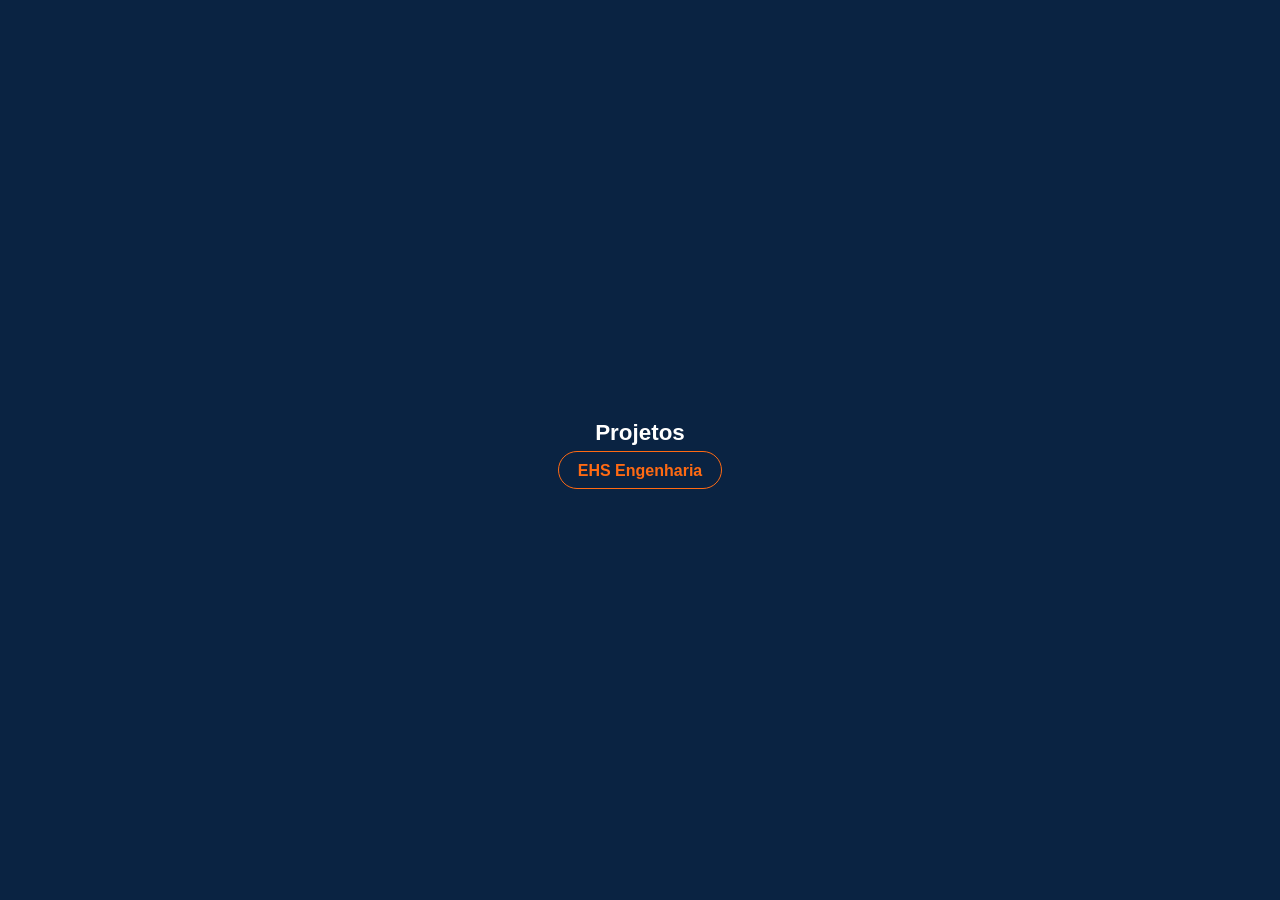
<file: index.html>
<!DOCTYPE html>
<html lang="pt-BR">
<head>
<meta charset="UTF-8">
<meta name="viewport" content="width=device-width, initial-scale=1.0">
<title>Projetos | WPlanet</title>
<style>
  body{font-family:-apple-system,Segoe UI,Roboto,sans-serif;background:#0A2342;color:#fff;display:flex;align-items:center;justify-content:center;min-height:100vh;margin:0;}
  .box{text-align:center;padding:2rem;}
  h1{font-size:1.4rem;font-weight:600;margin-bottom:1rem;}
  ul{list-style:none;padding:0;display:flex;gap:1rem;flex-wrap:wrap;justify-content:center;}
  a{color:#FF6A13;text-decoration:none;font-weight:600;padding:.6em 1.2em;border:1px solid #FF6A13;border-radius:999px;}
  a:hover{background:#FF6A13;color:#fff;}
</style>
</head>
<body>
  <div class="box">
    <h1>Projetos</h1>
    <ul>
      <li><a href="/ehs-engenharia/">EHS Engenharia</a></li>
    </ul>
  </div>
</body>
</html>
</file>
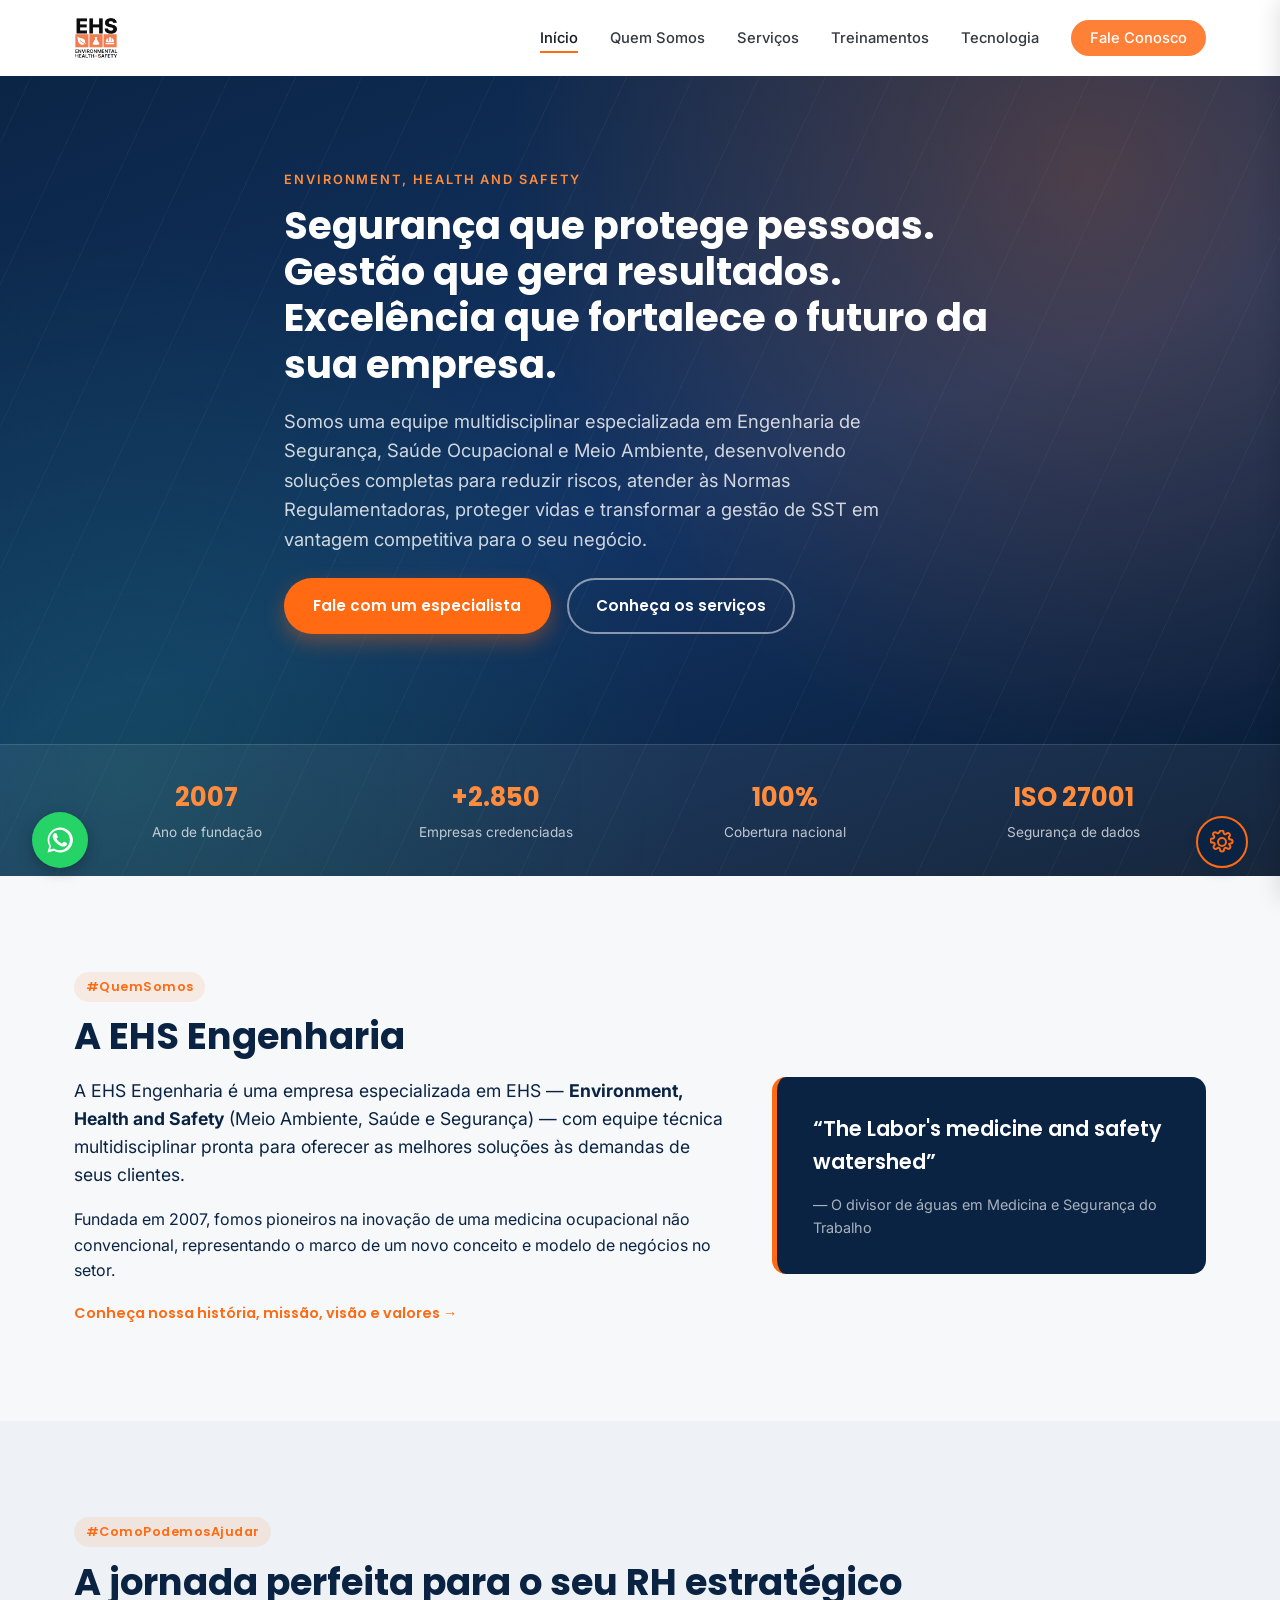
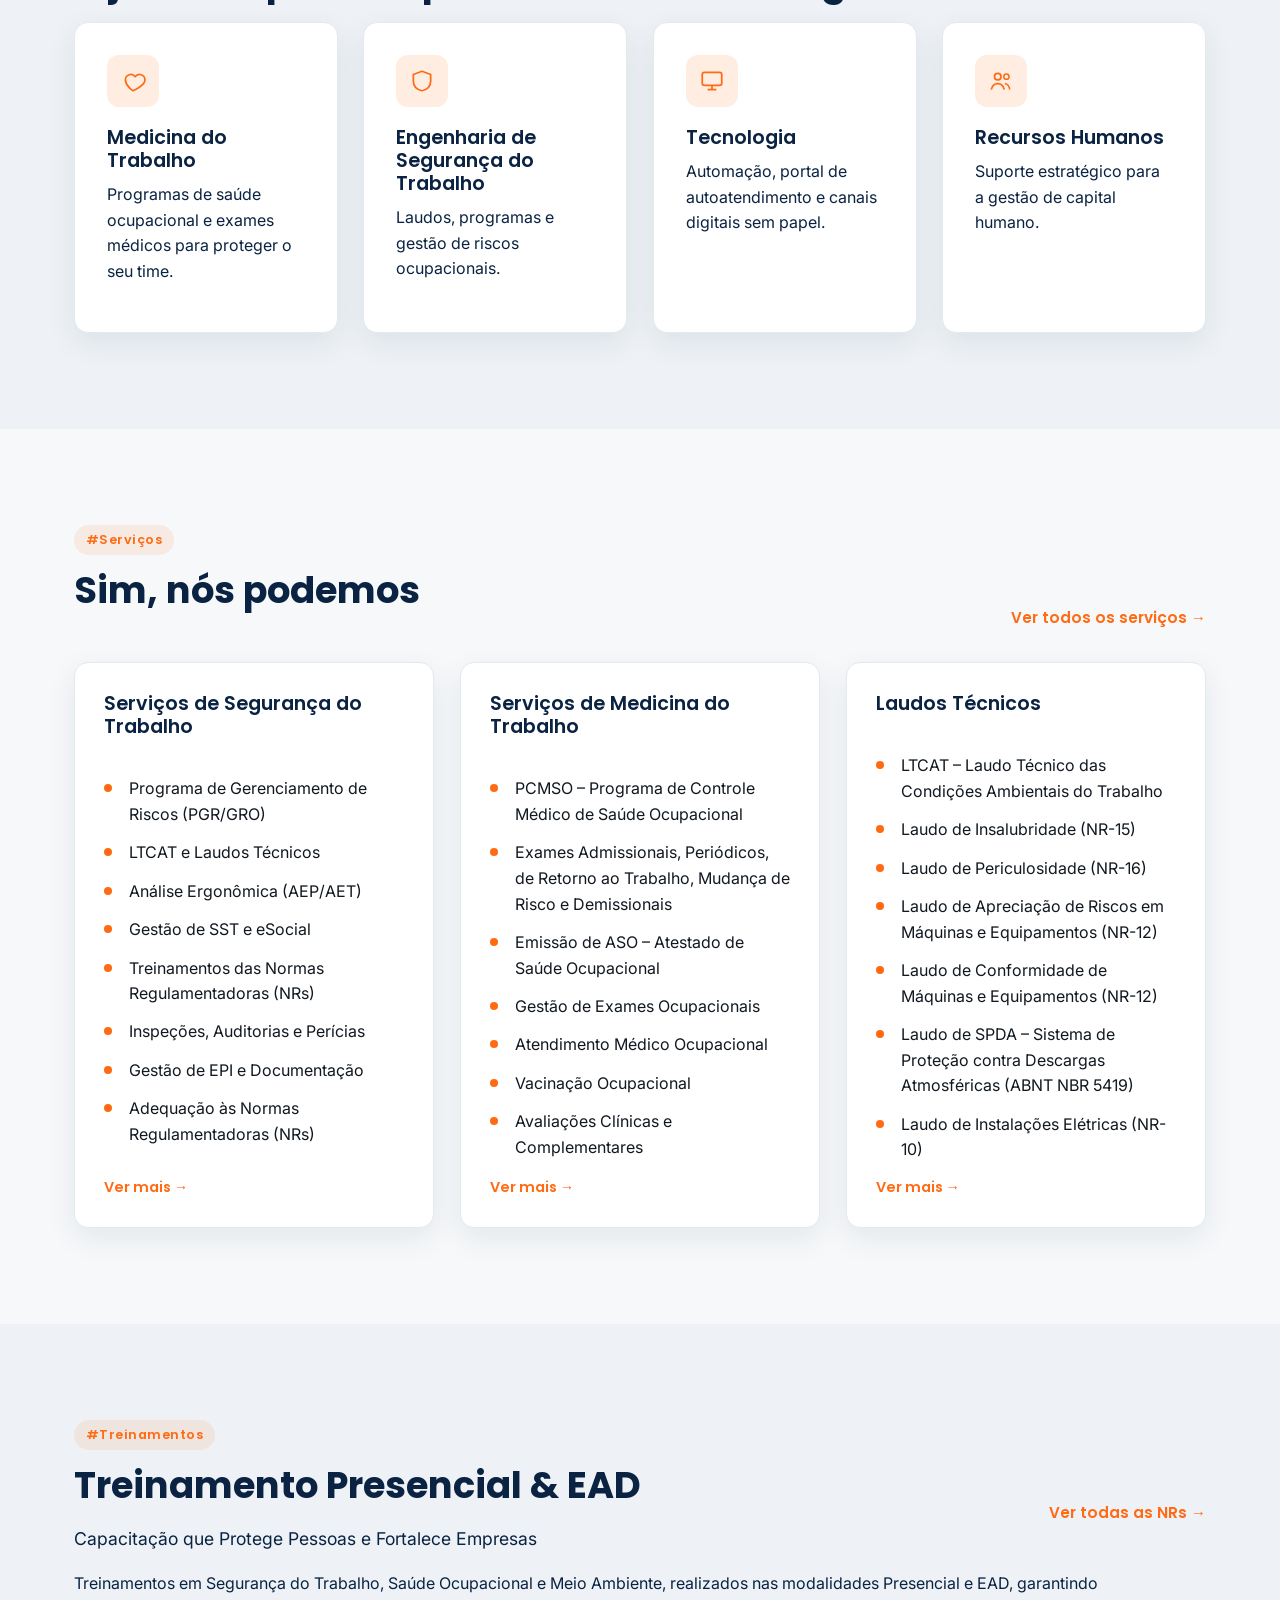
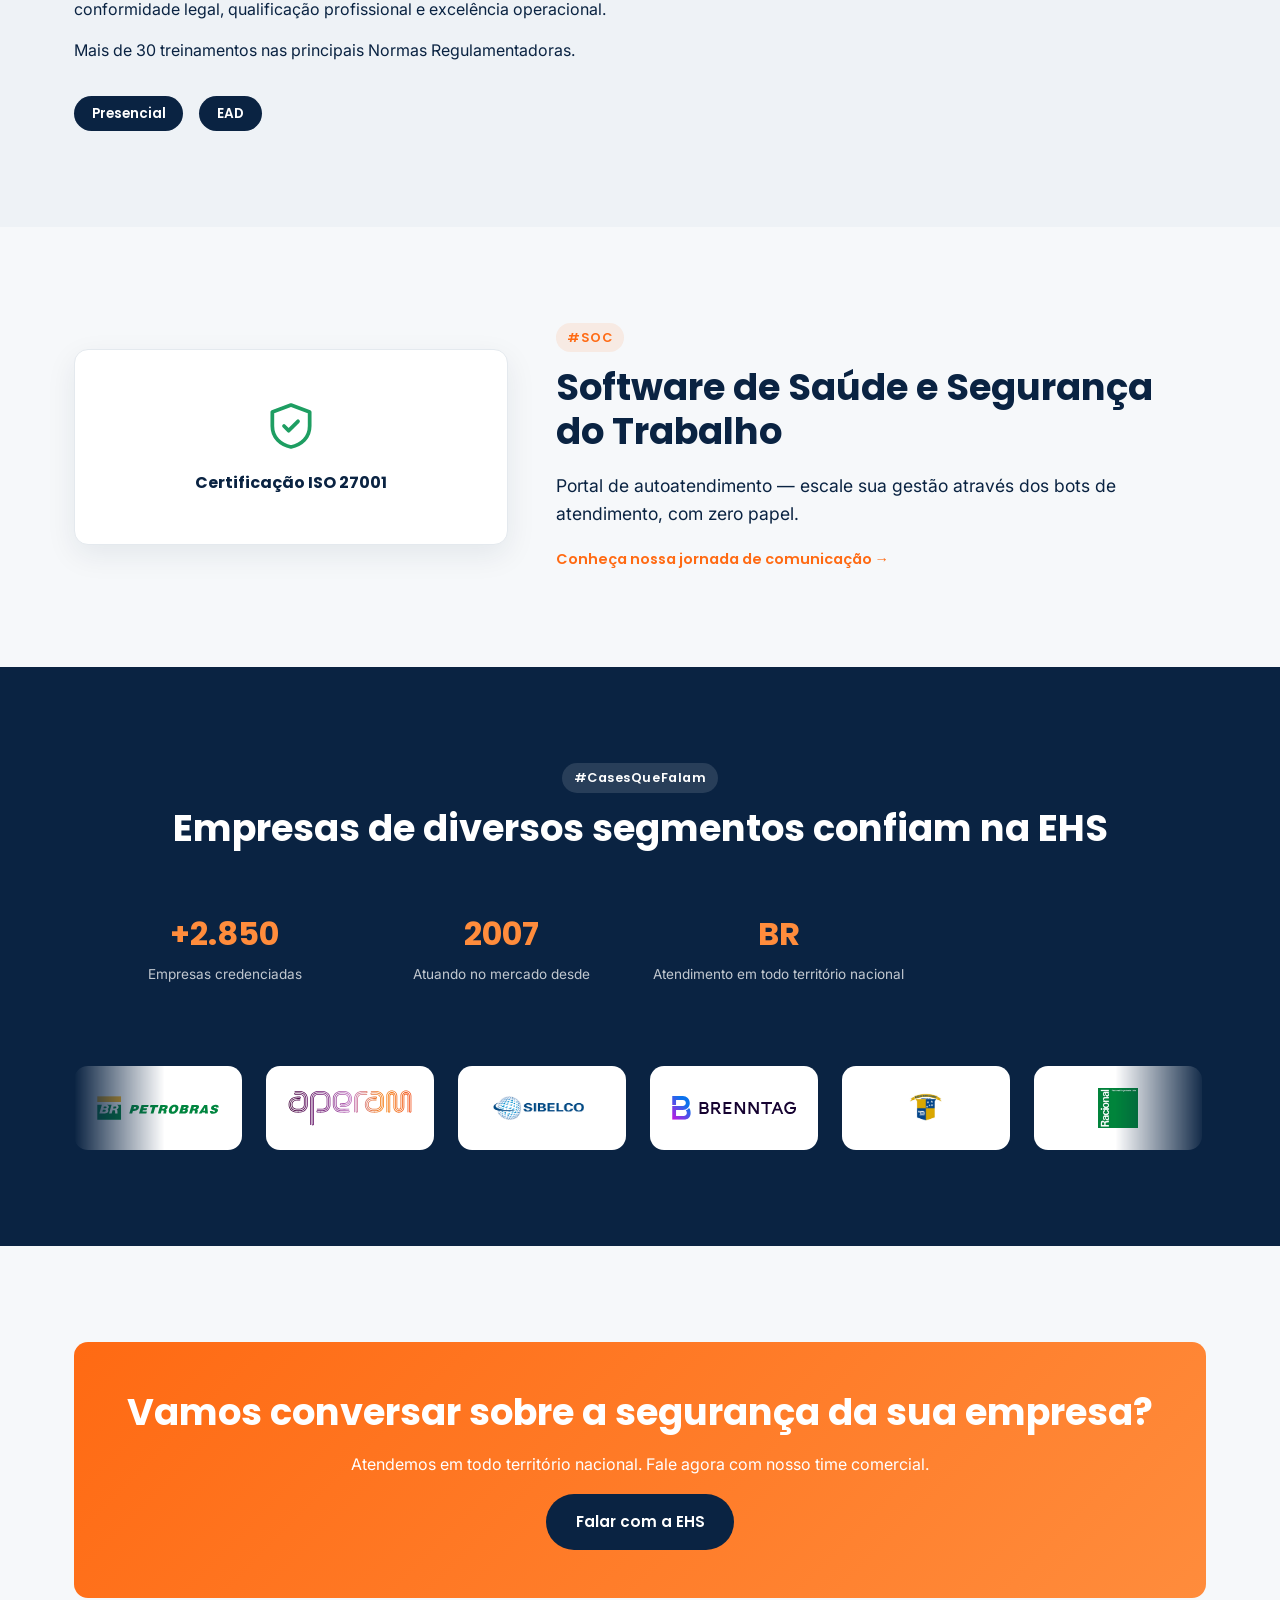
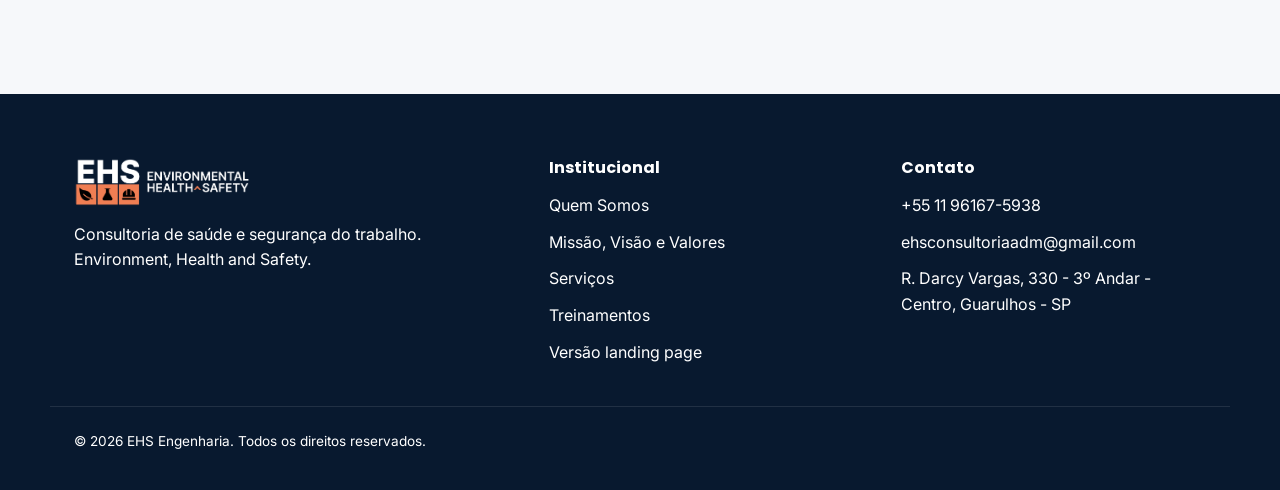
<file: ehs-engenharia/index.html>
<!DOCTYPE html>
<html lang="pt-BR">

<head>
  <meta charset="UTF-8">
  <meta name="viewport" content="width=device-width, initial-scale=1.0">
  <title>EHS Engenharia | Saúde, Segurança e Meio Ambiente do Trabalho</title>
  <meta name="description"
    content="EHS Engenharia — consultoria em Environment, Health and Safety. Medicina do Trabalho, Engenharia de Segurança, eSocial, Laudos Técnicos e Treinamentos NR em todo território nacional.">
  <link rel="preconnect" href="https://fonts.googleapis.com">
  <link rel="preconnect" href="https://fonts.gstatic.com" crossorigin>
  <link
    href="https://fonts.googleapis.com/css2?family=Poppins:wght@500;600;700;800&family=Inter:wght@400;500;600;700&display=swap"
    rel="stylesheet">
  <link rel="stylesheet" href="css/style.css">
</head>

<body>

  <!-- ===== HEADER ===== -->
  <header class="site-header" id="siteHeader">
    <div class="container header-inner">
      <a href="index.html" class="logo">
        <img src="media/logos/logo-dark-v.png" alt="EHS Engenharia" class="logo-img">
      </a>

      <nav class="main-nav" id="mainNav">
        <ul>
          <li><a href="index.html" class="active">Início</a></li>
          <li><a href="sobre.html">Quem Somos</a></li>
          <li><a href="servicos.html">Serviços</a></li>
          <li><a href="treinamentos.html">Treinamentos</a></li>
          <li><a href="tecnologia.html">Tecnologia</a></li>
          <li><a href="contato.html" class="nav-cta">Fale Conosco</a></li>
        </ul>
      </nav>

      <button class="nav-toggle" id="navToggle" aria-label="Abrir menu" aria-expanded="false">
        <span></span><span></span><span></span>
      </button>
    </div>
  </header>

  <main id="topo">

    <!-- ===== HERO ===== -->
    <section class="hero">
      <div class="hero-media" aria-hidden="true">
        <!-- <img class="hero-media-item is-active" src="media/image.png" alt=""> -->
        <!-- <video class="hero-media-item" muted loop playsinline preload="auto">
          <source src="media/video.mp4" type="video/mp4">
        </video> -->
        <video class="hero-media-item" muted loop playsinline preload="auto">
          <source src="media/video2.mp4" type="video/mp4">
        </video>
        <video class="hero-media-item" muted loop playsinline preload="auto">
          <source src="media/video3.mp4" type="video/mp4">
        </video>
      </div>
      <div class="hero-bg" aria-hidden="true"></div>
      <div class="container hero-inner">
        <p class="eyebrow">Environment, Health and Safety</p>
        <h1>Segurança que protege pessoas. Gestão que gera resultados. Excelência que fortalece o futuro da sua
          empresa.</h1>
        <p class="hero-sub">Somos uma equipe multidisciplinar especializada em Engenharia de Segurança, Saúde
          Ocupacional e Meio Ambiente, desenvolvendo soluções completas para reduzir riscos, atender às Normas
          Regulamentadoras, proteger vidas e transformar a gestão de SST em vantagem competitiva para o seu negócio.</p>
        <div class="hero-actions">
          <a href="contato.html" class="btn btn-primary">Fale com um especialista</a>
          <a href="servicos.html" class="btn btn-ghost">Conheça os serviços</a>
        </div>
      </div>

      <div class="hero-stats">
        <div class="container stats-grid">
          <div class="stat"><span class="stat-number">2007</span><span class="stat-label">Ano de fundação</span></div>
          <div class="stat"><span class="stat-number">+2.850</span><span class="stat-label">Empresas credenciadas</span>
          </div>
          <div class="stat"><span class="stat-number">100%</span><span class="stat-label">Cobertura nacional</span>
          </div>
          <div class="stat"><span class="stat-number">ISO 27001</span><span class="stat-label">Segurança de dados</span>
          </div>
        </div>
      </div>
    </section>

    <!-- ===== QUEM SOMOS (teaser) ===== -->
    <section class="section" id="quem-somos">
      <div class="container">
        <span class="tag">#QuemSomos</span>
        <h2>A EHS Engenharia</h2>
        <div class="two-col">
          <div>
            <p class="lead">A EHS Engenharia é uma empresa especializada em EHS — <strong>Environment, Health and
                Safety</strong> (Meio Ambiente, Saúde e Segurança) — com equipe técnica multidisciplinar pronta para
              oferecer as melhores soluções às demandas de seus clientes.</p>
            <p>Fundada em 2007, fomos pioneiros na inovação de uma medicina ocupacional não convencional, representando
              o marco de um novo conceito e modelo de negócios no setor.</p>
            <a href="sobre.html" class="teaser-link">Conheça nossa história, missão, visão e valores</a>
          </div>
          <blockquote class="pull-quote">
            “The Labor's medicine and safety watershed”
            <span>— O divisor de águas em Medicina e Segurança do Trabalho</span>
          </blockquote>
        </div>
      </div>
    </section>

    <!-- ===== COMO PODEMOS AJUDAR (4 PILARES) ===== -->
    <section class="section section-alt">
      <div class="container">
        <span class="tag">#ComoPodemosAjudar</span>
        <h2>A jornada perfeita para o seu RH estratégico</h2>
        <div class="card-grid four">
          <div class="card pillar">
            <div class="card-icon orange">
              <svg viewBox="0 0 24 24" fill="none">
                <path d="M12 21s-7-4.5-7-10a5 5 0 0 1 9-3 5 5 0 0 1 9 3c0 5.5-11 10-11 10Z" stroke="currentColor"
                  stroke-width="1.6" stroke-linejoin="round" />
              </svg>
            </div>
            <h3>Medicina do Trabalho</h3>
            <p>Programas de saúde ocupacional e exames médicos para proteger o seu time.</p>
          </div>
          <div class="card pillar">
            <div class="card-icon orange">
              <svg viewBox="0 0 24 24" fill="none">
                <path d="M12 3 4 6v6c0 5 3.5 8 8 9 4.5-1 8-4 8-9V6l-8-3Z" stroke="currentColor" stroke-width="1.6"
                  stroke-linejoin="round" />
              </svg>
            </div>
            <h3>Engenharia de Segurança do Trabalho</h3>
            <p>Laudos, programas e gestão de riscos ocupacionais.</p>
          </div>
          <div class="card pillar">
            <div class="card-icon orange">
              <svg viewBox="0 0 24 24" fill="none">
                <rect x="3" y="4" width="18" height="12" rx="2" stroke="currentColor" stroke-width="1.6" />
                <path d="M8 20h8M12 16v4" stroke="currentColor" stroke-width="1.6" />
              </svg>
            </div>
            <h3>Tecnologia</h3>
            <p>Automação, portal de autoatendimento e canais digitais sem papel.</p>
          </div>
          <div class="card pillar">
            <div class="card-icon orange">
              <svg viewBox="0 0 24 24" fill="none">
                <circle cx="9" cy="8" r="3" stroke="currentColor" stroke-width="1.6" />
                <path d="M3 20c.8-3.5 3-5.5 6-5.5s5.2 2 6 5.5" stroke="currentColor" stroke-width="1.6" />
                <circle cx="17" cy="8" r="2.4" stroke="currentColor" stroke-width="1.4" />
                <path d="M15.5 14.3c2.4.3 4 2 4.6 5.7" stroke="currentColor" stroke-width="1.4" />
              </svg>
            </div>
            <h3>Recursos Humanos</h3>
            <p>Suporte estratégico para a gestão de capital humano.</p>
          </div>
        </div>
      </div>
    </section>

    <!-- ===== SERVIÇOS (teaser) ===== -->
    <section class="section" id="servicos">
      <div class="container">
        <div class="section-head">
          <div>
            <span class="tag">#Serviços</span>
            <h2>Sim, nós podemos</h2>
          </div>
          <a href="servicos.html" class="see-all">Ver todos os serviços →</a>
        </div>
        <div class="teaser-grid">
          <div class="teaser-card">
            <h3>Serviços de Segurança do Trabalho</h3>
            <ul class="check-list">
              <li>Programa de Gerenciamento de Riscos (PGR/GRO)</li>
              <li>LTCAT e Laudos Técnicos</li>
              <li>Análise Ergonômica (AEP/AET)</li>
              <li>Gestão de SST e eSocial</li>
              <li>Treinamentos das Normas Regulamentadoras (NRs)</li>
              <li>Inspeções, Auditorias e Perícias</li>
              <li>Gestão de EPI e Documentação</li>
              <li>Adequação às Normas Regulamentadoras (NRs)</li>
            </ul>
            <a href="servicos.html" class="teaser-link">Ver mais</a>
          </div>
          <div class="teaser-card">
            <h3>Serviços de Medicina do Trabalho</h3>
            <ul class="check-list">
              <li>PCMSO – Programa de Controle Médico de Saúde Ocupacional</li>
              <li>Exames Admissionais, Periódicos, de Retorno ao Trabalho, Mudança de Risco e Demissionais</li>
              <li>Emissão de ASO – Atestado de Saúde Ocupacional</li>
              <li>Gestão de Exames Ocupacionais</li>
              <li>Atendimento Médico Ocupacional</li>
              <li>Vacinação Ocupacional</li>
              <li>Avaliações Clínicas e Complementares</li>
            </ul>
            <a href="servicos.html" class="teaser-link">Ver mais</a>
          </div>
          <div class="teaser-card">
            <h3>Laudos Técnicos</h3>
            <ul class="check-list">
              <li>LTCAT – Laudo Técnico das Condições Ambientais do Trabalho</li>
              <li>Laudo de Insalubridade (NR-15)</li>
              <li>Laudo de Periculosidade (NR-16)</li>
              <li>Laudo de Apreciação de Riscos em Máquinas e Equipamentos (NR-12)</li>
              <li>Laudo de Conformidade de Máquinas e Equipamentos (NR-12)</li>
              <li>Laudo de SPDA – Sistema de Proteção contra Descargas Atmosféricas (ABNT NBR 5419)</li>
              <li>Laudo de Instalações Elétricas (NR-10)</li>
            </ul>
            <a href="servicos.html" class="teaser-link">Ver mais</a>
          </div>
        </div>
      </div>
    </section>

    <!-- ===== TREINAMENTOS (teaser) ===== -->
    <section class="section section-alt" id="treinamentos">
      <div class="container">
        <div class="section-head">
          <div>
            <span class="tag">#Treinamentos</span>
            <h2>Treinamento Presencial &amp; EAD</h2>
          </div>
          <a href="treinamentos.html" class="see-all">Ver todas as NRs →</a>
        </div>
        <p class="lead">Capacitação que Protege Pessoas e Fortalece Empresas</p>
        <p>Treinamentos em Segurança do Trabalho, Saúde Ocupacional e Meio Ambiente, realizados nas modalidades
          Presencial e EAD, garantindo conformidade legal, qualificação profissional e excelência operacional.</p>
        <p>Mais de 30 treinamentos nas principais Normas Regulamentadoras.</p>
        <div class="badges">
          <span class="badge">Presencial</span>
          <span class="badge">EAD</span>
        </div>
      </div>
    </section>

    <!-- ===== TECNOLOGIA (teaser) ===== -->
    <section class="section tech" id="tecnologia">
      <div class="container two-col reverse">
        <div class="tech-visual">
          <div class="tech-badge">
            <svg viewBox="0 0 24 24" fill="none">
              <path d="M12 3 4 6v6c0 5 3.5 8 8 9 4.5-1 8-4 8-9V6l-8-3Z" stroke="currentColor" stroke-width="1.6"
                stroke-linejoin="round" />
              <path d="m9 12 2 2 4-4" stroke="currentColor" stroke-width="1.6" stroke-linejoin="round"
                stroke-linecap="round" />
            </svg>
            <span>Certificação ISO 27001</span>
          </div>
        </div>
        <div>
          <span class="tag">#SOC</span>
          <h2>Software de Saúde e Segurança do Trabalho</h2>
          <p class="lead">Portal de autoatendimento — escale sua gestão através dos bots de atendimento, com zero papel.
          </p>
          <a href="tecnologia.html" class="teaser-link">Conheça nossa jornada de comunicação</a>
        </div>
      </div>
    </section>

    <!-- ===== CONFIANÇA / CASES ===== -->
    <section class="section trust">
      <div class="container">
        <span class="tag tag-light">#CasesQueFalam</span>
        <h2 class="light">Empresas de diversos segmentos confiam na EHS</h2>
        <div class="stats-grid trust-stats">
          <div class="stat"><span class="stat-number">+2.850</span><span class="stat-label">Empresas credenciadas</span>
          </div>
          <div class="stat"><span class="stat-number">2007</span><span class="stat-label">Atuando no mercado
              desde</span></div>
          <div class="stat"><span class="stat-number">BR</span><span class="stat-label">Atendimento em todo território
              nacional</span></div>
        </div>
        <div class="logo-marquee">
          <div class="logo-track">
            <div class="logo-slide"><img src="media/logos/petrobras.svg" alt="Petrobras" loading="lazy"></div>
            <div class="logo-slide"><img src="media/logos/aperam.svg" alt="Aperam" loading="lazy"></div>
            <div class="logo-slide"><img src="media/logos/sibelco.png" alt="Sibelco" loading="lazy"></div>
            <div class="logo-slide"><img src="media/logos/brenntag.svg" alt="Brenntag" loading="lazy"></div>
            <div class="logo-slide"><img src="media/logos/dante-alighieri.jpeg" alt="Colégio Dante Alighieri"
                loading="lazy"></div>
            <div class="logo-slide"><img src="media/logos/racional.jpeg" alt="Racional Engenharia" loading="lazy"></div>
            <div class="logo-slide"><img src="media/logos/axalta.svg" alt="Axalta" loading="lazy"></div>
            <div class="logo-slide"><img src="media/logos/lear.svg" alt="Lear Corporation" loading="lazy"></div>
            <div class="logo-slide"><img src="media/logos/fbs.jpeg" alt="FBS" loading="lazy"></div>
            <div class="logo-slide" aria-hidden="true"><img src="media/logos/petrobras.svg" alt="" loading="lazy"></div>
            <div class="logo-slide" aria-hidden="true"><img src="media/logos/aperam.svg" alt="" loading="lazy"></div>
            <div class="logo-slide" aria-hidden="true"><img src="media/logos/sibelco.png" alt="" loading="lazy"></div>
            <div class="logo-slide" aria-hidden="true"><img src="media/logos/brenntag.svg" alt="" loading="lazy"></div>
            <div class="logo-slide" aria-hidden="true"><img src="media/logos/dante-alighieri.jpeg" alt=""
                loading="lazy"></div>
            <div class="logo-slide" aria-hidden="true"><img src="media/logos/racional.jpeg" alt="" loading="lazy"></div>
            <div class="logo-slide" aria-hidden="true"><img src="media/logos/axalta.svg" alt="" loading="lazy"></div>
            <div class="logo-slide" aria-hidden="true"><img src="media/logos/lear.svg" alt="" loading="lazy"></div>
            <div class="logo-slide" aria-hidden="true"><img src="media/logos/fbs.jpeg" alt="" loading="lazy"></div>
          </div>
        </div>
      </div>
    </section>

    <!-- ===== CTA ===== -->
    <section class="section">
      <div class="container">
        <div class="cta-banner">
          <h2>Vamos conversar sobre a segurança da sua empresa?</h2>
          <p>Atendemos em todo território nacional. Fale agora com nosso time comercial.</p>
          <a href="contato.html" class="btn btn-primary">Falar com a EHS</a>
        </div>
      </div>
    </section>

  </main>

  <!-- ===== FOOTER ===== -->
  <footer class="site-footer">
    <div class="container footer-grid">
      <div>
        <a href="index.html" class="logo footer-logo">
          <img src="media/logos/logo-light-v.png" alt="EHS Engenharia" class="logo-img">
        </a>
        <p>Consultoria de saúde e segurança do trabalho. Environment, Health and Safety.</p>
      </div>
      <div>
        <h4>Institucional</h4>
        <ul>
          <li><a href="sobre.html">Quem Somos</a></li>
          <li><a href="sobre.html#missao">Missão, Visão e Valores</a></li>
          <li><a href="servicos.html">Serviços</a></li>
          <li><a href="treinamentos.html">Treinamentos</a></li>
          <li><a href="landingpage.html">Versão landing page</a></li>
        </ul>
      </div>
      <div>
        <h4>Contato</h4>
        <ul>
          <li><a href="https://wa.me/5511961675938" target="_blank" rel="noopener">+55 11 96167-5938</a></li>
          <li><a href="mailto:ehsconsultoriaadm@gmail.com">ehsconsultoriaadm@gmail.com</a></li>
          <li>R. Darcy Vargas, 330 - 3º Andar - Centro, Guarulhos - SP</li>
        </ul>
      </div>
    </div>
    <div class="container footer-bottom">
      <p>&copy; <span id="year"></span> EHS Engenharia. Todos os direitos reservados.</p>
    </div>
  </footer>

  <!-- ===== THEME CUSTOMIZER (DEV ONLY) ===== -->
  <a href="https://wa.me/5511961675938" target="_blank" rel="noopener" class="whatsapp-float"
    aria-label="Fale no WhatsApp">
    <svg viewBox="0 0 24 24" fill="currentColor">
      <path
        d="M17.5 14.4c-.3-.1-1.7-.9-2-1-.3-.1-.5-.1-.7.1-.2.3-.8 1-.9 1.1-.2.2-.3.2-.6.1-.3-.1-1.2-.5-2.3-1.5-.9-.8-1.4-1.7-1.6-2-.2-.3 0-.5.1-.6.1-.1.3-.3.4-.5.1-.1.2-.3.3-.4.1-.2 0-.3 0-.5 0-.1-.7-1.7-1-2.3-.2-.6-.5-.5-.7-.5h-.6c-.2 0-.5.1-.8.4-.3.3-1 1-1 2.4s1 2.8 1.2 3c.1.2 2 3 4.8 4.3.7.3 1.2.5 1.6.6.7.2 1.3.2 1.8.1.5-.1 1.7-.7 1.9-1.4.2-.6.2-1.2.2-1.3-.1-.1-.3-.2-.6-.3Z" />
      <path
        d="M12 2a10 10 0 0 0-8.6 15L2 22l5.2-1.4A10 10 0 1 0 12 2Zm0 18.2c-1.6 0-3.2-.4-4.5-1.2l-.3-.2-3.1.8.8-3-.2-.3a8.2 8.2 0 1 1 7.3 3.9Z" />
    </svg>
  </a>

  <button class="theme-toggle" id="themeToggle" aria-label="Customizar tema">
    <svg viewBox="0 0 24 24" fill="none" stroke="currentColor" stroke-width="2">
      <path d="M12 8a4 4 0 1 0 0 8 4 4 0 0 0 0-8Z" />
      <path
        d="M19.4 13.5a1.7 1.7 0 0 0 .34 1.87l.06.06a2 2 0 1 1-2.83 2.83l-.06-.06a1.7 1.7 0 0 0-1.87-.34 1.7 1.7 0 0 0-1.04 1.56V19.6a2 2 0 1 1-4 0v-.09a1.7 1.7 0 0 0-1.04-1.56 1.7 1.7 0 0 0-1.87.34l-.06.06a2 2 0 1 1-2.83-2.83l.06-.06a1.7 1.7 0 0 0 .34-1.87 1.7 1.7 0 0 0-1.56-1.04H2.4a2 2 0 1 1 0-4h.09a1.7 1.7 0 0 0 1.56-1.04 1.7 1.7 0 0 0-.34-1.87l-.06-.06a2 2 0 1 1 2.83-2.83l.06.06a1.7 1.7 0 0 0 1.87.34H8.5a1.7 1.7 0 0 0 1.04-1.56V2.4a2 2 0 1 1 4 0v.09a1.7 1.7 0 0 0 1.04 1.56 1.7 1.7 0 0 0 1.87-.34l.06-.06a2 2 0 1 1 2.83 2.83l-.06.06a1.7 1.7 0 0 0-.34 1.87V8.5a1.7 1.7 0 0 0 1.56 1.04h.09a2 2 0 1 1 0 4h-.09a1.7 1.7 0 0 0-1.56 1.04Z" />
    </svg>
  </button>

  <div class="theme-panel" id="themePanel">
    <div class="theme-panel-header">
      <h3>Tema</h3>
      <button class="theme-panel-close" id="themePanelClose">&times;</button>
    </div>
    <div class="theme-panel-content">
      <div class="theme-group">
        <h4>Logo</h4>
        <div class="logo-picker">
          <button type="button" class="logo-option swatch-dark" data-logo="media/logos/logo-light-v.png"><img
              src="media/logos/logo-light-v.png" alt="Claro vertical"></button>
          <button type="button" class="logo-option swatch-dark" data-logo="media/logos/logo-light-h.png"><img
              src="media/logos/logo-light-h.png" alt="Claro horizontal"></button>
          <button type="button" class="logo-option swatch-light" data-logo="media/logos/logo-dark-v.png"><img
              src="media/logos/logo-dark-v.png" alt="Escuro vertical"></button>
          <button type="button" class="logo-option swatch-light" data-logo="media/logos/logo-dark-h.png"><img
              src="media/logos/logo-dark-h.png" alt="Escuro horizontal"></button>
        </div>
      </div>
      <div class="theme-group">
        <h4>1. Header</h4>
        <div class="control-row">
          <div class="control-group">
            <label for="colorHeaderBg">Bg</label>
            <input type="color" id="colorHeaderBg" class="color-input" value="#0A2342" data-var="--header-bg">
          </div>
          <div class="control-group">
            <label for="colorHeaderText">Cor texto</label>
            <input type="color" id="colorHeaderText" class="color-input" value="#FFFFFF" data-var="--header-text">
          </div>
        </div>
      </div>
      <div class="theme-group">
        <h4>2. Hero</h4>
        <div class="control-row">
          <div class="control-group">
            <label for="colorHeroBg">Bg</label>
            <input type="color" id="colorHeroBg" class="color-input" value="#0A2342" data-var="--hero-bg">
          </div>
          <div class="control-group">
            <label for="colorHeroText">Cor texto</label>
            <input type="color" id="colorHeroText" class="color-input" value="#FFFFFF" data-var="--hero-text">
          </div>
        </div>
      </div>
      <div class="theme-group">
        <h4>3. Seções A</h4>
        <div class="control-row">
          <div class="control-group">
            <label for="colorBg">Bg</label>
            <input type="color" id="colorBg" class="color-input" value="#F6F8FA" data-var="--bg">
          </div>
          <div class="control-group">
            <label for="colorSectionAText">Cor texto</label>
            <input type="color" id="colorSectionAText" class="color-input" value="#0A2342" data-var="--section-a-text">
          </div>
        </div>
      </div>
      <div class="theme-group">
        <h4>4. Seções B</h4>
        <div class="control-row">
          <div class="control-group">
            <label for="colorSectionAlt">Bg</label>
            <input type="color" id="colorSectionAlt" class="color-input" value="#EEF2F6" data-var="--section-alt-bg">
          </div>
          <div class="control-group">
            <label for="colorSectionBText">Cor texto</label>
            <input type="color" id="colorSectionBText" class="color-input" value="#0A2342" data-var="--section-b-text">
          </div>
        </div>
      </div>
      <div class="theme-group">
        <h4>5. Faixa "Empresas confiam"</h4>
        <div class="control-row">
          <div class="control-group">
            <label for="colorTrustBg">Bg</label>
            <input type="color" id="colorTrustBg" class="color-input" value="#0A2342" data-var="--trust-bg">
          </div>
          <div class="control-group">
            <label for="colorTrustText">Cor texto</label>
            <input type="color" id="colorTrustText" class="color-input" value="#FFFFFF" data-var="--trust-text">
          </div>
        </div>
      </div>
      <div class="theme-group">
        <h4>6. Rodapé</h4>
        <div class="control-row">
          <div class="control-group">
            <label for="colorFooterBg">Bg</label>
            <input type="color" id="colorFooterBg" class="color-input" value="#08192f" data-var="--footer-bg">
          </div>
          <div class="control-group">
            <label for="colorFooterText">Cor texto</label>
            <input type="color" id="colorFooterText" class="color-input" value="#FFFFFF" data-var="--footer-text">
          </div>
        </div>
      </div>
      <div class="theme-group">
        <h4>Cores de destaque</h4>
        <div class="control-row">
          <div class="control-group">
            <label for="colorNavy">Navy</label>
            <input type="color" id="colorNavy" class="color-input" value="#0A2342" data-var="--navy">
          </div>
          <div class="control-group">
            <label for="colorOrange">Orange</label>
            <input type="color" id="colorOrange" class="color-input" value="#FF6A13" data-var="--orange">
          </div>
          <div class="control-group">
            <label for="colorGreen">Green</label>
            <input type="color" id="colorGreen" class="color-input" value="#1E9E62" data-var="--green">
          </div>
          <div class="control-group">
            <label for="colorText">Texto padrão</label>
            <input type="color" id="colorText" class="color-input" value="#101820" data-var="--text">
          </div>
        </div>
      </div>
      <button id="resetTheme" class="reset-btn">Resetar Tema</button>
    </div>
  </div>

  <script src="js/script.js"></script>
  <script src="js/theme-customizer.js"></script>
</body>

</html>
</file>
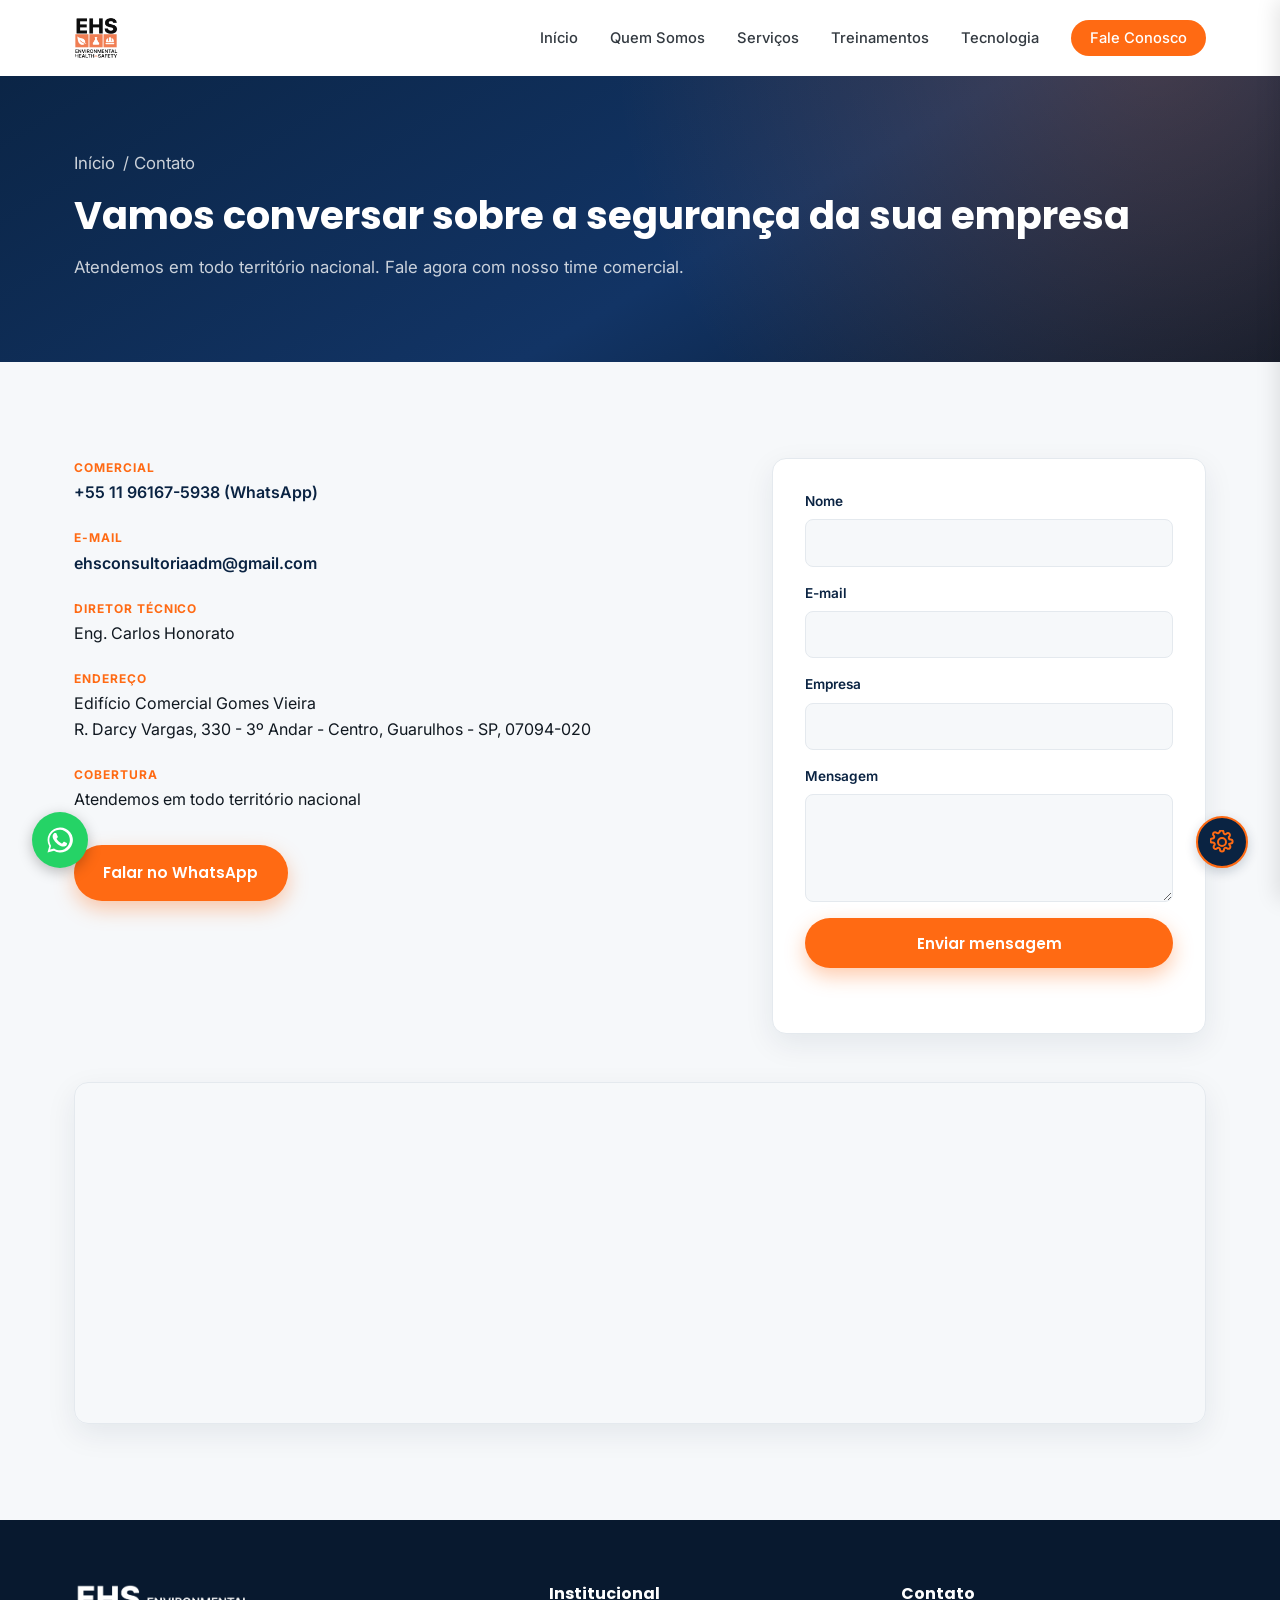
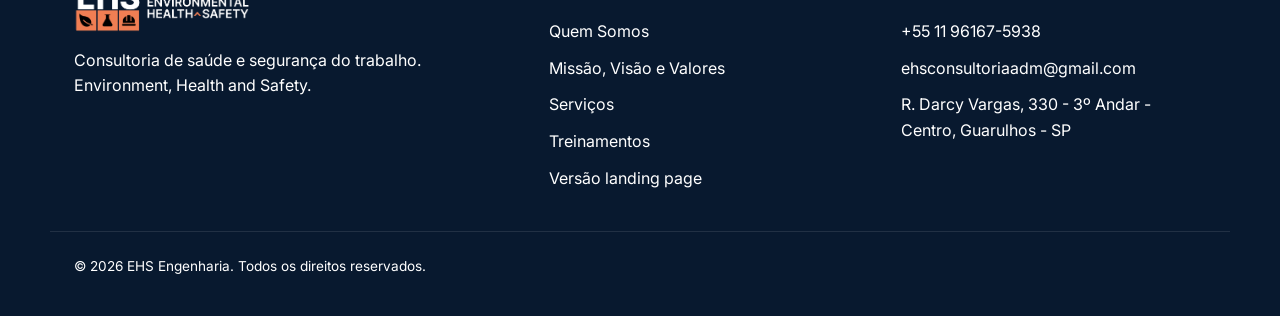
<file: ehs-engenharia/contato.html>
<!DOCTYPE html>
<html lang="pt-BR">
<head>
<meta charset="UTF-8">
<meta name="viewport" content="width=device-width, initial-scale=1.0">
<title>Contato | EHS Engenharia</title>
<meta name="description" content="Fale com a EHS Engenharia. WhatsApp, e-mail e endereço em Guarulhos - SP. Atendemos em todo território nacional.">
<link rel="preconnect" href="https://fonts.googleapis.com">
<link rel="preconnect" href="https://fonts.gstatic.com" crossorigin>
<link href="https://fonts.googleapis.com/css2?family=Poppins:wght@500;600;700;800&family=Inter:wght@400;500;600;700&display=swap" rel="stylesheet">
<link rel="stylesheet" href="css/style.css">
</head>
<body>

<header class="site-header" id="siteHeader">
  <div class="container header-inner">
    <a href="index.html" class="logo">
      <img src="media/logos/logo-dark-v.png" alt="EHS Engenharia" class="logo-img">
    </a>
    <nav class="main-nav" id="mainNav">
      <ul>
        <li><a href="index.html">Início</a></li>
        <li><a href="sobre.html">Quem Somos</a></li>
        <li><a href="servicos.html">Serviços</a></li>
        <li><a href="treinamentos.html">Treinamentos</a></li>
        <li><a href="tecnologia.html">Tecnologia</a></li>
        <li><a href="contato.html" class="nav-cta active">Fale Conosco</a></li>
      </ul>
    </nav>
    <button class="nav-toggle" id="navToggle" aria-label="Abrir menu" aria-expanded="false">
      <span></span><span></span><span></span>
    </button>
  </div>
</header>

<main>

  <section class="page-hero">
    <div class="container">
      <p class="breadcrumb"><a href="index.html">Início</a> / Contato</p>
      <h1>Vamos conversar sobre a segurança da sua empresa</h1>
      <p>Atendemos em todo território nacional. Fale agora com nosso time comercial.</p>
    </div>
  </section>

  <section class="section" id="contato">
    <div class="container">
      <div class="two-col contact-grid">
        <div class="contact-info">
          <ul class="contact-list">
            <li>
              <span class="contact-label">Comercial</span>
              <a href="https://wa.me/5511961675938" target="_blank" rel="noopener">+55 11 96167-5938 (WhatsApp)</a>
            </li>
            <li>
              <span class="contact-label">E-mail</span>
              <a href="mailto:ehsconsultoriaadm@gmail.com">ehsconsultoriaadm@gmail.com</a>
            </li>
            <li>
              <span class="contact-label">Diretor Técnico</span>
              <span>Eng. Carlos Honorato</span>
            </li>
            <li>
              <span class="contact-label">Endereço</span>
              <span>Edifício Comercial Gomes Vieira<br>R. Darcy Vargas, 330 - 3º Andar - Centro, Guarulhos - SP, 07094-020</span>
            </li>
            <li>
              <span class="contact-label">Cobertura</span>
              <span>Atendemos em todo território nacional</span>
            </li>
          </ul>
          <a href="https://wa.me/5511961675938" target="_blank" rel="noopener" class="btn btn-primary">Falar no WhatsApp</a>
        </div>

        <form class="contact-form" id="contactForm">
          <label>Nome
            <input type="text" name="nome" required>
          </label>
          <label>E-mail
            <input type="email" name="email" required>
          </label>
          <label>Empresa
            <input type="text" name="empresa">
          </label>
          <label>Mensagem
            <textarea name="mensagem" rows="4" required></textarea>
          </label>
          <button type="submit" class="btn btn-primary btn-block">Enviar mensagem</button>
          <p class="form-note" id="formNote"></p>
        </form>
      </div>

      <div class="map-wrap">
        <iframe
          title="Localização EHS Engenharia"
          src="https://maps.google.com/maps?q=R.%20Darcy%20Vargas%2C%20330%20-%20Centro%2C%20Guarulhos%20-%20SP%2C%2007094-020&output=embed"
          loading="lazy"
          referrerpolicy="no-referrer-when-downgrade">
        </iframe>
      </div>
    </div>
  </section>

</main>

<footer class="site-footer">
  <div class="container footer-grid">
    <div>
      <a href="index.html" class="logo footer-logo">
        <img src="media/logos/logo-light-v.png" alt="EHS Engenharia" class="logo-img">
      </a>
      <p>Consultoria de saúde e segurança do trabalho. Environment, Health and Safety.</p>
    </div>
    <div>
      <h4>Institucional</h4>
      <ul>
        <li><a href="sobre.html">Quem Somos</a></li>
        <li><a href="sobre.html#missao">Missão, Visão e Valores</a></li>
        <li><a href="servicos.html">Serviços</a></li>
        <li><a href="treinamentos.html">Treinamentos</a></li>
        <li><a href="landingpage.html">Versão landing page</a></li>
      </ul>
    </div>
    <div>
      <h4>Contato</h4>
      <ul>
        <li><a href="https://wa.me/5511961675938" target="_blank" rel="noopener">+55 11 96167-5938</a></li>
        <li><a href="mailto:ehsconsultoriaadm@gmail.com">ehsconsultoriaadm@gmail.com</a></li>
        <li>R. Darcy Vargas, 330 - 3º Andar - Centro, Guarulhos - SP</li>
      </ul>
    </div>
  </div>
  <div class="container footer-bottom">
    <p>&copy; <span id="year"></span> EHS Engenharia. Todos os direitos reservados.</p>
  </div>
</footer>

  <!-- ===== THEME CUSTOMIZER (DEV ONLY) ===== -->
  <a href="https://wa.me/5511961675938" target="_blank" rel="noopener" class="whatsapp-float" aria-label="Fale no WhatsApp">
    <svg viewBox="0 0 24 24" fill="currentColor">
      <path d="M17.5 14.4c-.3-.1-1.7-.9-2-1-.3-.1-.5-.1-.7.1-.2.3-.8 1-.9 1.1-.2.2-.3.2-.6.1-.3-.1-1.2-.5-2.3-1.5-.9-.8-1.4-1.7-1.6-2-.2-.3 0-.5.1-.6.1-.1.3-.3.4-.5.1-.1.2-.3.3-.4.1-.2 0-.3 0-.5 0-.1-.7-1.7-1-2.3-.2-.6-.5-.5-.7-.5h-.6c-.2 0-.5.1-.8.4-.3.3-1 1-1 2.4s1 2.8 1.2 3c.1.2 2 3 4.8 4.3.7.3 1.2.5 1.6.6.7.2 1.3.2 1.8.1.5-.1 1.7-.7 1.9-1.4.2-.6.2-1.2.2-1.3-.1-.1-.3-.2-.6-.3Z"/>
      <path d="M12 2a10 10 0 0 0-8.6 15L2 22l5.2-1.4A10 10 0 1 0 12 2Zm0 18.2c-1.6 0-3.2-.4-4.5-1.2l-.3-.2-3.1.8.8-3-.2-.3a8.2 8.2 0 1 1 7.3 3.9Z"/>
    </svg>
  </a>

  <button class="theme-toggle" id="themeToggle" aria-label="Customizar tema">
    <svg viewBox="0 0 24 24" fill="none" stroke="currentColor" stroke-width="2">
      <path d="M12 8a4 4 0 1 0 0 8 4 4 0 0 0 0-8Z"/>
      <path d="M19.4 13.5a1.7 1.7 0 0 0 .34 1.87l.06.06a2 2 0 1 1-2.83 2.83l-.06-.06a1.7 1.7 0 0 0-1.87-.34 1.7 1.7 0 0 0-1.04 1.56V19.6a2 2 0 1 1-4 0v-.09a1.7 1.7 0 0 0-1.04-1.56 1.7 1.7 0 0 0-1.87.34l-.06.06a2 2 0 1 1-2.83-2.83l.06-.06a1.7 1.7 0 0 0 .34-1.87 1.7 1.7 0 0 0-1.56-1.04H2.4a2 2 0 1 1 0-4h.09a1.7 1.7 0 0 0 1.56-1.04 1.7 1.7 0 0 0-.34-1.87l-.06-.06a2 2 0 1 1 2.83-2.83l.06.06a1.7 1.7 0 0 0 1.87.34H8.5a1.7 1.7 0 0 0 1.04-1.56V2.4a2 2 0 1 1 4 0v.09a1.7 1.7 0 0 0 1.04 1.56 1.7 1.7 0 0 0 1.87-.34l.06-.06a2 2 0 1 1 2.83 2.83l-.06.06a1.7 1.7 0 0 0-.34 1.87V8.5a1.7 1.7 0 0 0 1.56 1.04h.09a2 2 0 1 1 0 4h-.09a1.7 1.7 0 0 0-1.56 1.04Z"/>
    </svg>
  </button>

  <div class="theme-panel" id="themePanel">
    <div class="theme-panel-header">
      <h3>Tema</h3>
      <button class="theme-panel-close" id="themePanelClose">&times;</button>
    </div>
    <div class="theme-panel-content">
      <div class="theme-group">
        <h4>Logo</h4>
        <div class="logo-picker">
          <button type="button" class="logo-option swatch-dark" data-logo="media/logos/logo-light-v.png"><img src="media/logos/logo-light-v.png" alt="Claro vertical"></button>
          <button type="button" class="logo-option swatch-dark" data-logo="media/logos/logo-light-h.png"><img src="media/logos/logo-light-h.png" alt="Claro horizontal"></button>
          <button type="button" class="logo-option swatch-light" data-logo="media/logos/logo-dark-v.png"><img src="media/logos/logo-dark-v.png" alt="Escuro vertical"></button>
          <button type="button" class="logo-option swatch-light" data-logo="media/logos/logo-dark-h.png"><img src="media/logos/logo-dark-h.png" alt="Escuro horizontal"></button>
        </div>
      </div>
      <div class="theme-group">
        <h4>1. Header</h4>
        <div class="control-row">
          <div class="control-group">
            <label for="colorHeaderBg">Bg</label>
            <input type="color" id="colorHeaderBg" class="color-input" value="#0A2342" data-var="--header-bg">
          </div>
          <div class="control-group">
            <label for="colorHeaderText">Cor texto</label>
            <input type="color" id="colorHeaderText" class="color-input" value="#FFFFFF" data-var="--header-text">
          </div>
        </div>
      </div>
      <div class="theme-group">
        <h4>2. Hero</h4>
        <div class="control-row">
          <div class="control-group">
            <label for="colorHeroBg">Bg</label>
            <input type="color" id="colorHeroBg" class="color-input" value="#0A2342" data-var="--hero-bg">
          </div>
          <div class="control-group">
            <label for="colorHeroText">Cor texto</label>
            <input type="color" id="colorHeroText" class="color-input" value="#FFFFFF" data-var="--hero-text">
          </div>
        </div>
      </div>
      <div class="theme-group">
        <h4>3. Seções A</h4>
        <div class="control-row">
          <div class="control-group">
            <label for="colorBg">Bg</label>
            <input type="color" id="colorBg" class="color-input" value="#F6F8FA" data-var="--bg">
          </div>
          <div class="control-group">
            <label for="colorSectionAText">Cor texto</label>
            <input type="color" id="colorSectionAText" class="color-input" value="#0A2342" data-var="--section-a-text">
          </div>
        </div>
      </div>
      <div class="theme-group">
        <h4>4. Seções B</h4>
        <div class="control-row">
          <div class="control-group">
            <label for="colorSectionAlt">Bg</label>
            <input type="color" id="colorSectionAlt" class="color-input" value="#EEF2F6" data-var="--section-alt-bg">
          </div>
          <div class="control-group">
            <label for="colorSectionBText">Cor texto</label>
            <input type="color" id="colorSectionBText" class="color-input" value="#0A2342" data-var="--section-b-text">
          </div>
        </div>
      </div>
      <div class="theme-group">
        <h4>5. Faixa "Empresas confiam"</h4>
        <div class="control-row">
          <div class="control-group">
            <label for="colorTrustBg">Bg</label>
            <input type="color" id="colorTrustBg" class="color-input" value="#0A2342" data-var="--trust-bg">
          </div>
          <div class="control-group">
            <label for="colorTrustText">Cor texto</label>
            <input type="color" id="colorTrustText" class="color-input" value="#FFFFFF" data-var="--trust-text">
          </div>
        </div>
      </div>
      <div class="theme-group">
        <h4>6. Rodapé</h4>
        <div class="control-row">
          <div class="control-group">
            <label for="colorFooterBg">Bg</label>
            <input type="color" id="colorFooterBg" class="color-input" value="#08192f" data-var="--footer-bg">
          </div>
          <div class="control-group">
            <label for="colorFooterText">Cor texto</label>
            <input type="color" id="colorFooterText" class="color-input" value="#FFFFFF" data-var="--footer-text">
          </div>
        </div>
      </div>
      <div class="theme-group">
        <h4>Cores de destaque</h4>
        <div class="control-row">
          <div class="control-group">
            <label for="colorNavy">Navy</label>
            <input type="color" id="colorNavy" class="color-input" value="#0A2342" data-var="--navy">
          </div>
          <div class="control-group">
            <label for="colorOrange">Orange</label>
            <input type="color" id="colorOrange" class="color-input" value="#FF6A13" data-var="--orange">
          </div>
          <div class="control-group">
            <label for="colorGreen">Green</label>
            <input type="color" id="colorGreen" class="color-input" value="#1E9E62" data-var="--green">
          </div>
          <div class="control-group">
            <label for="colorText">Texto padrão</label>
            <input type="color" id="colorText" class="color-input" value="#101820" data-var="--text">
          </div>
        </div>
      </div>
      <button id="resetTheme" class="reset-btn">Resetar Tema</button>
    </div>
  </div>

  <script src="js/theme-customizer.js"></script>

  <script src="js/script.js"></script>
</body>
</html>
</file>
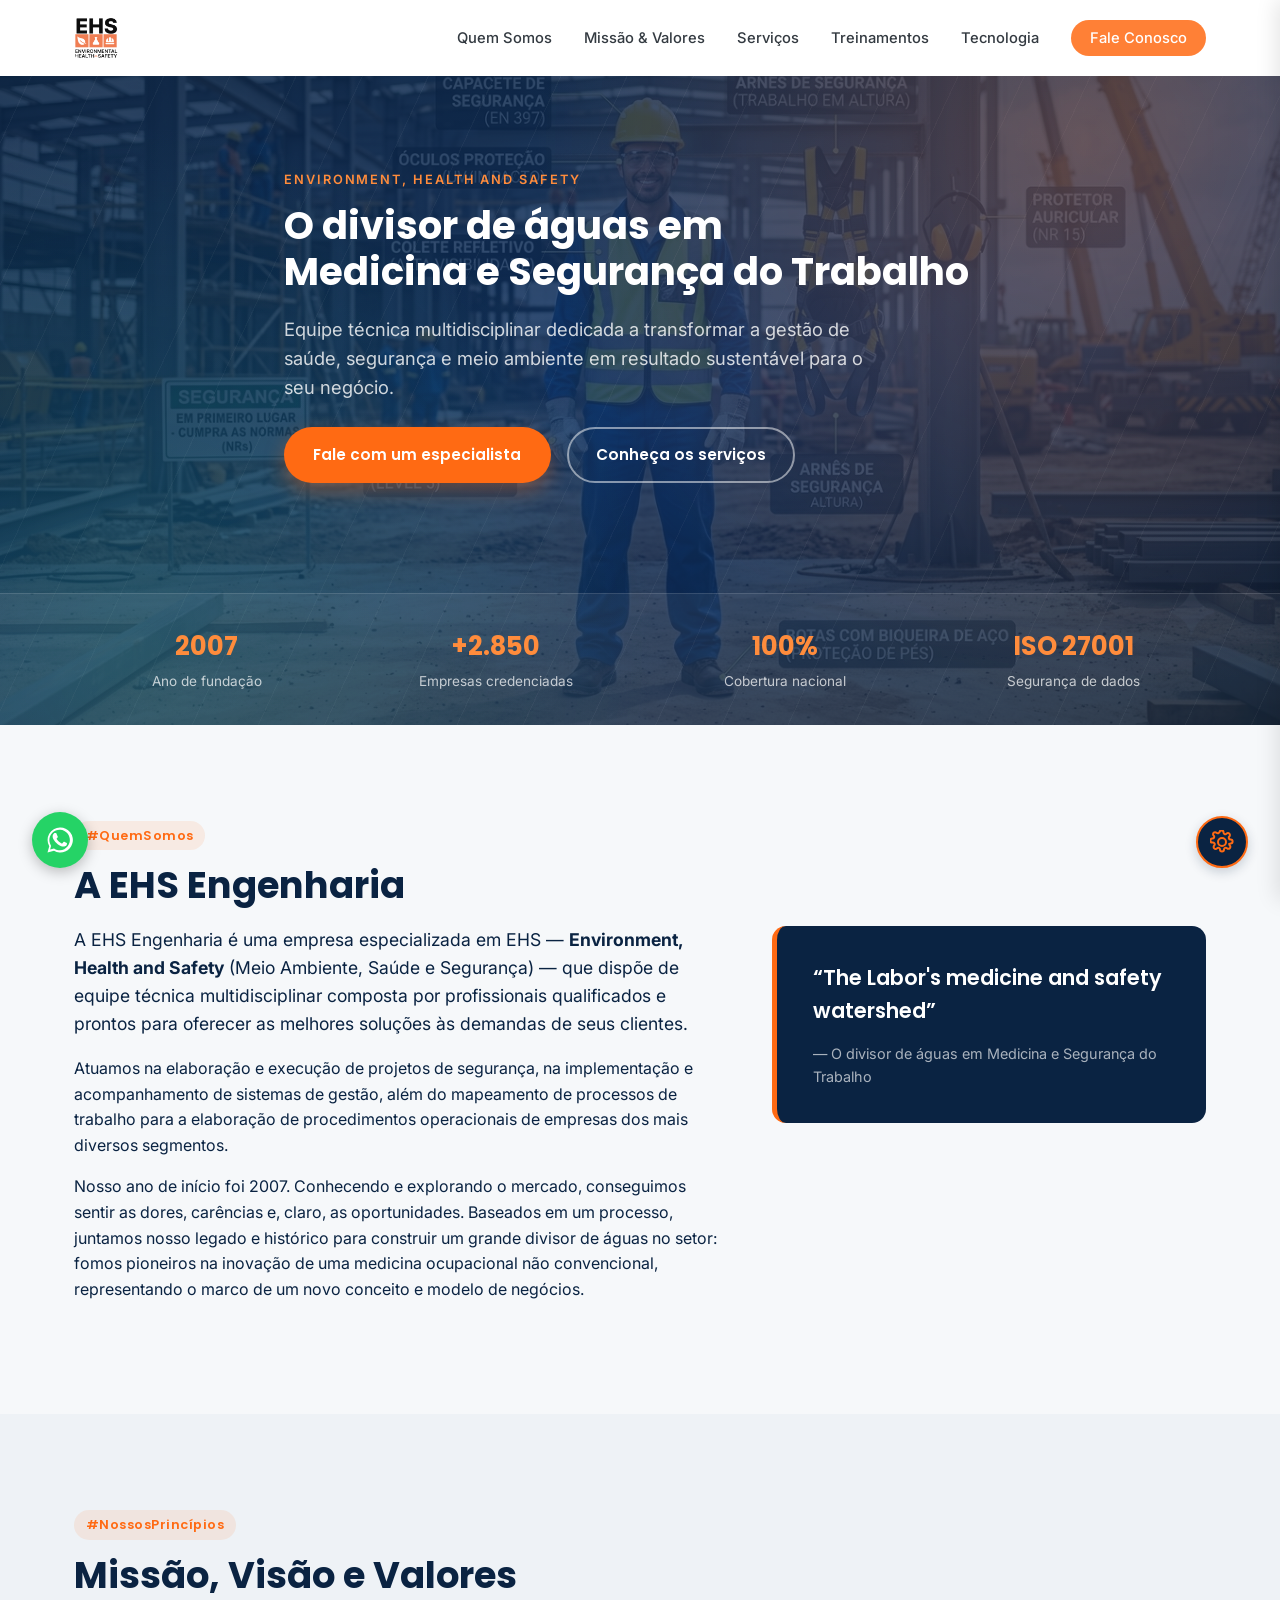
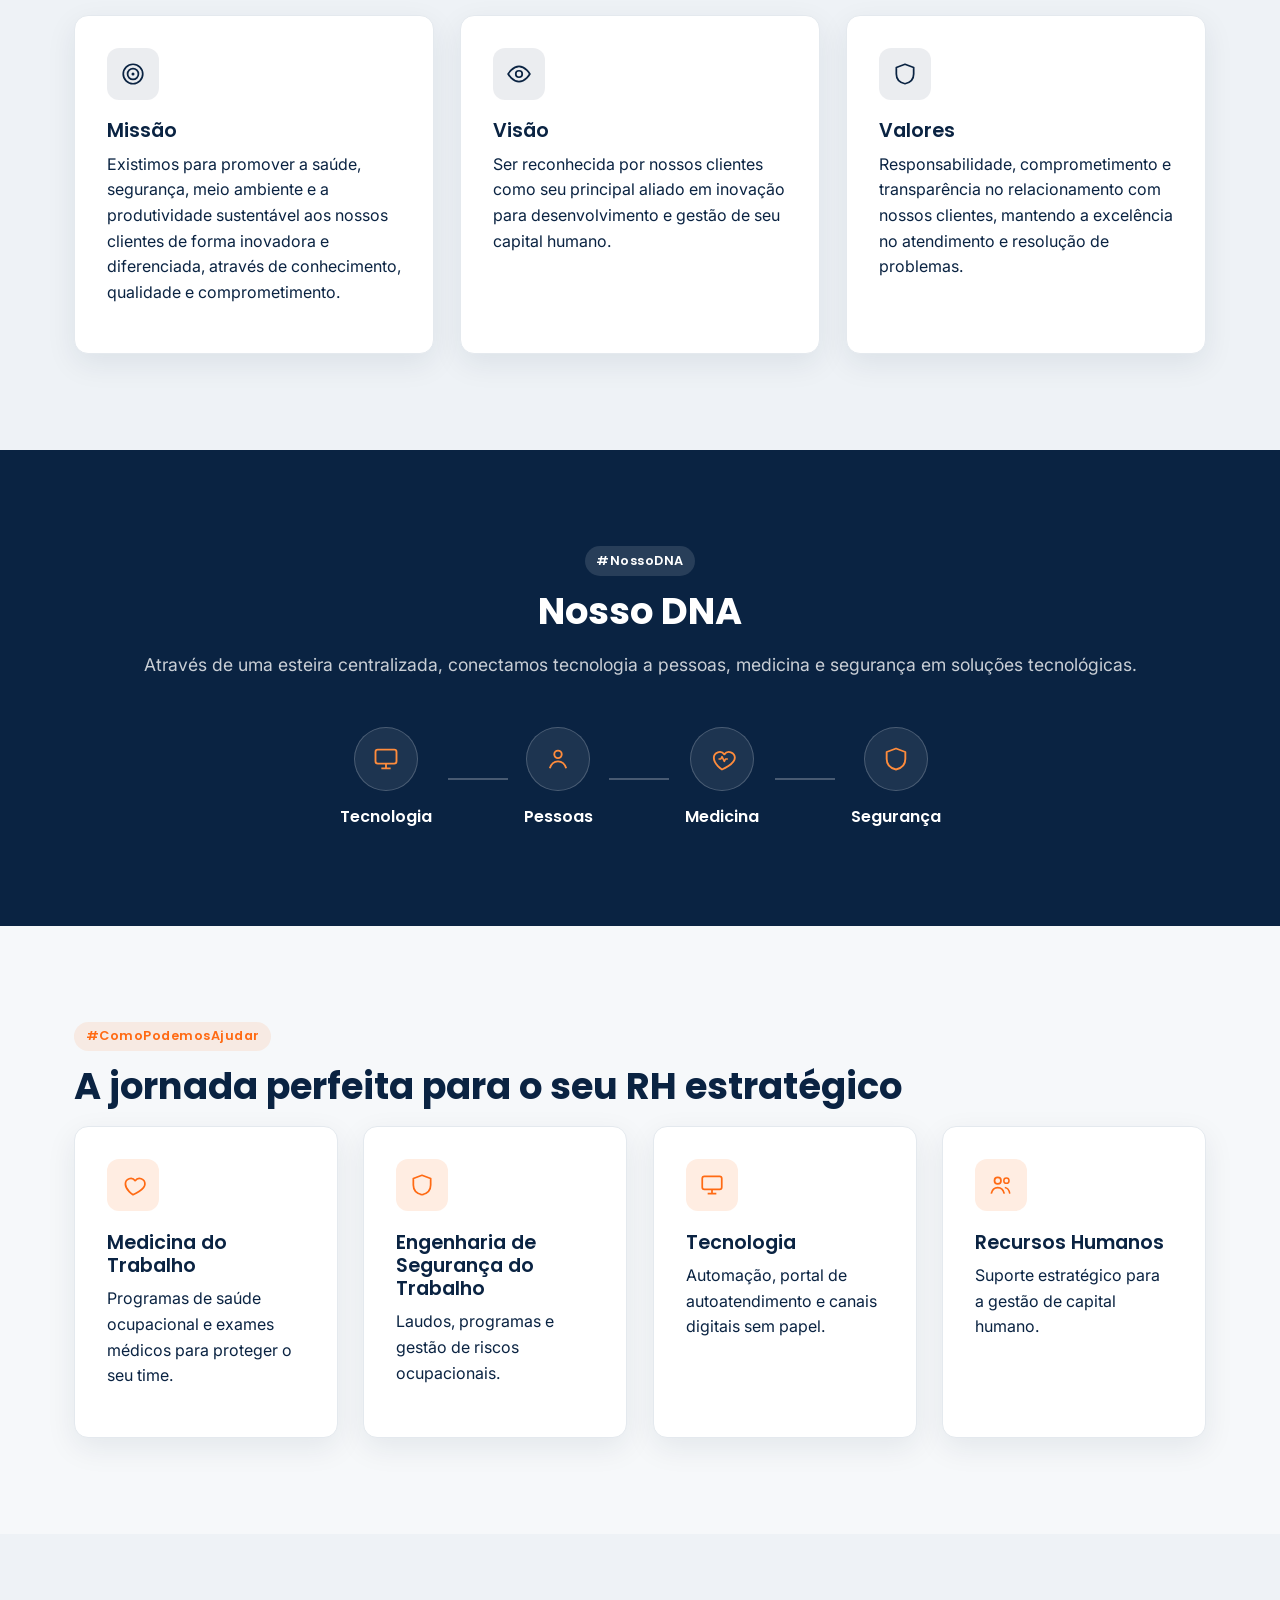
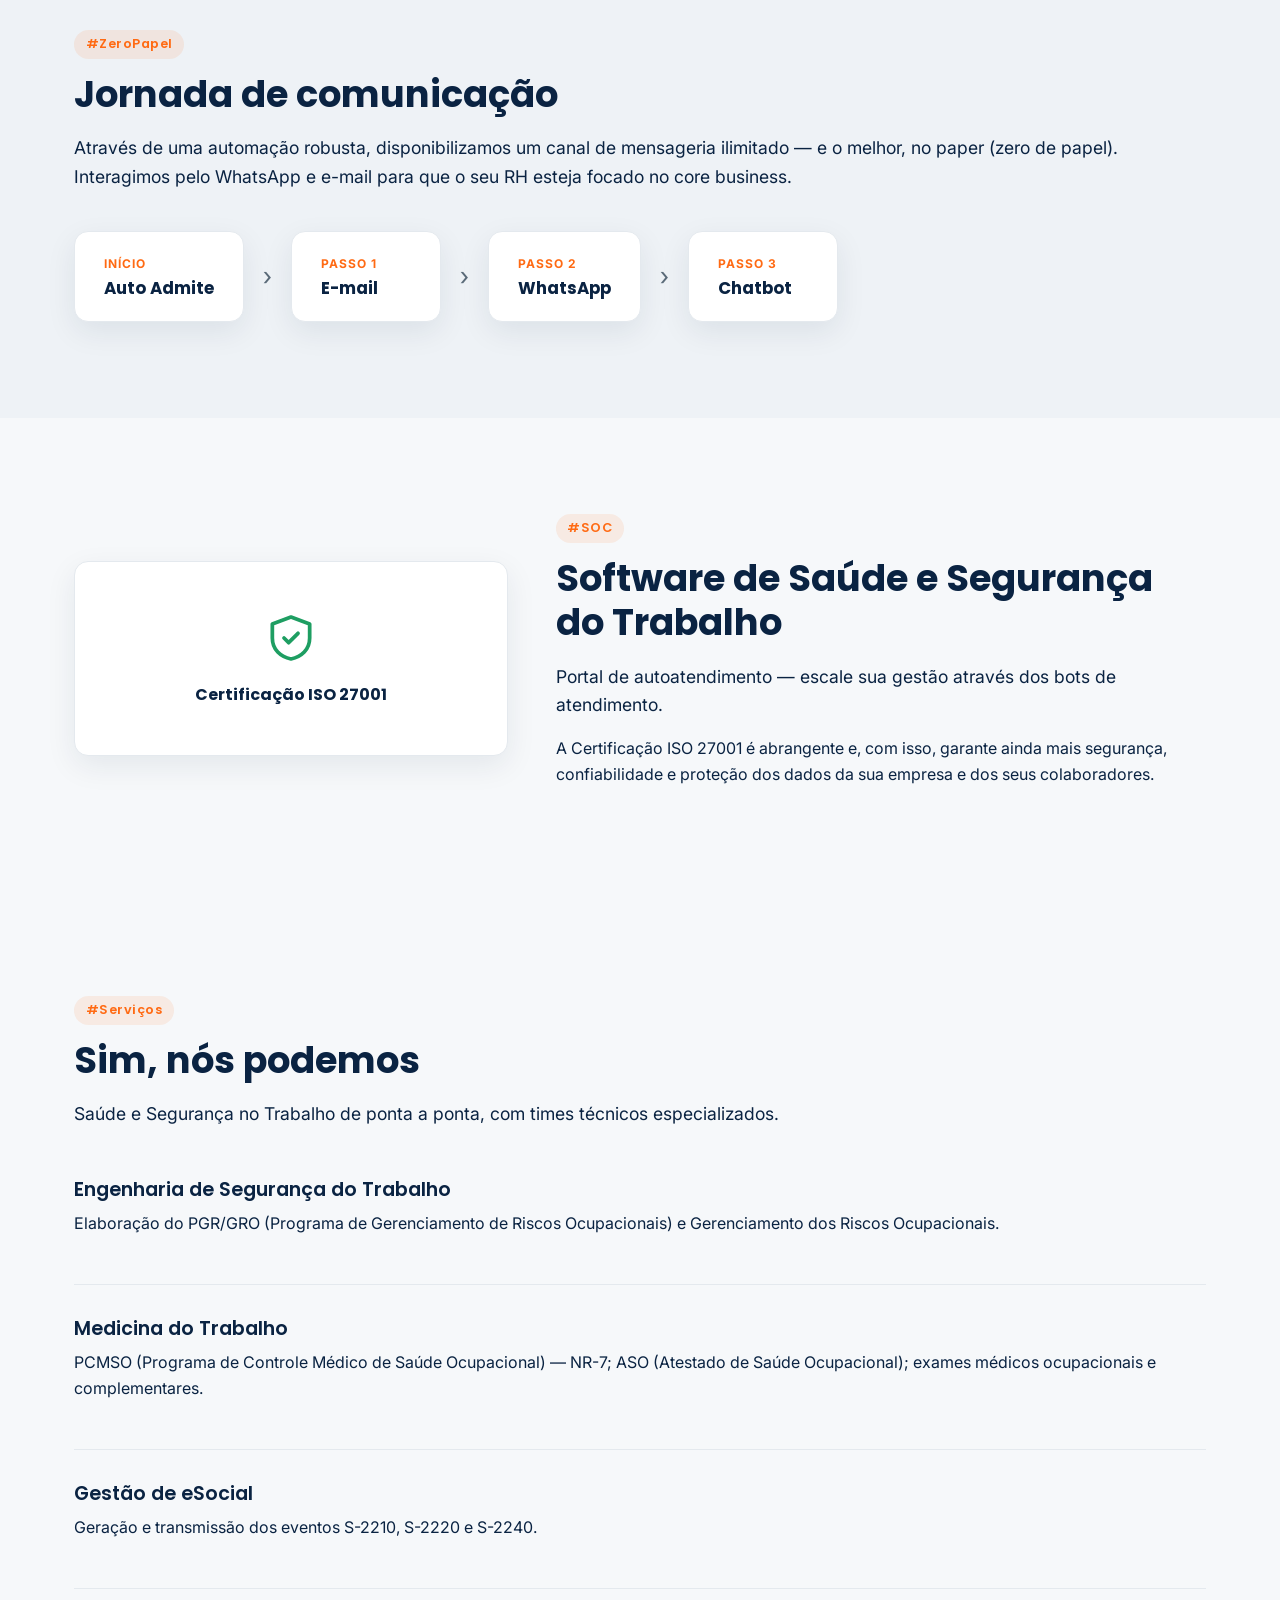
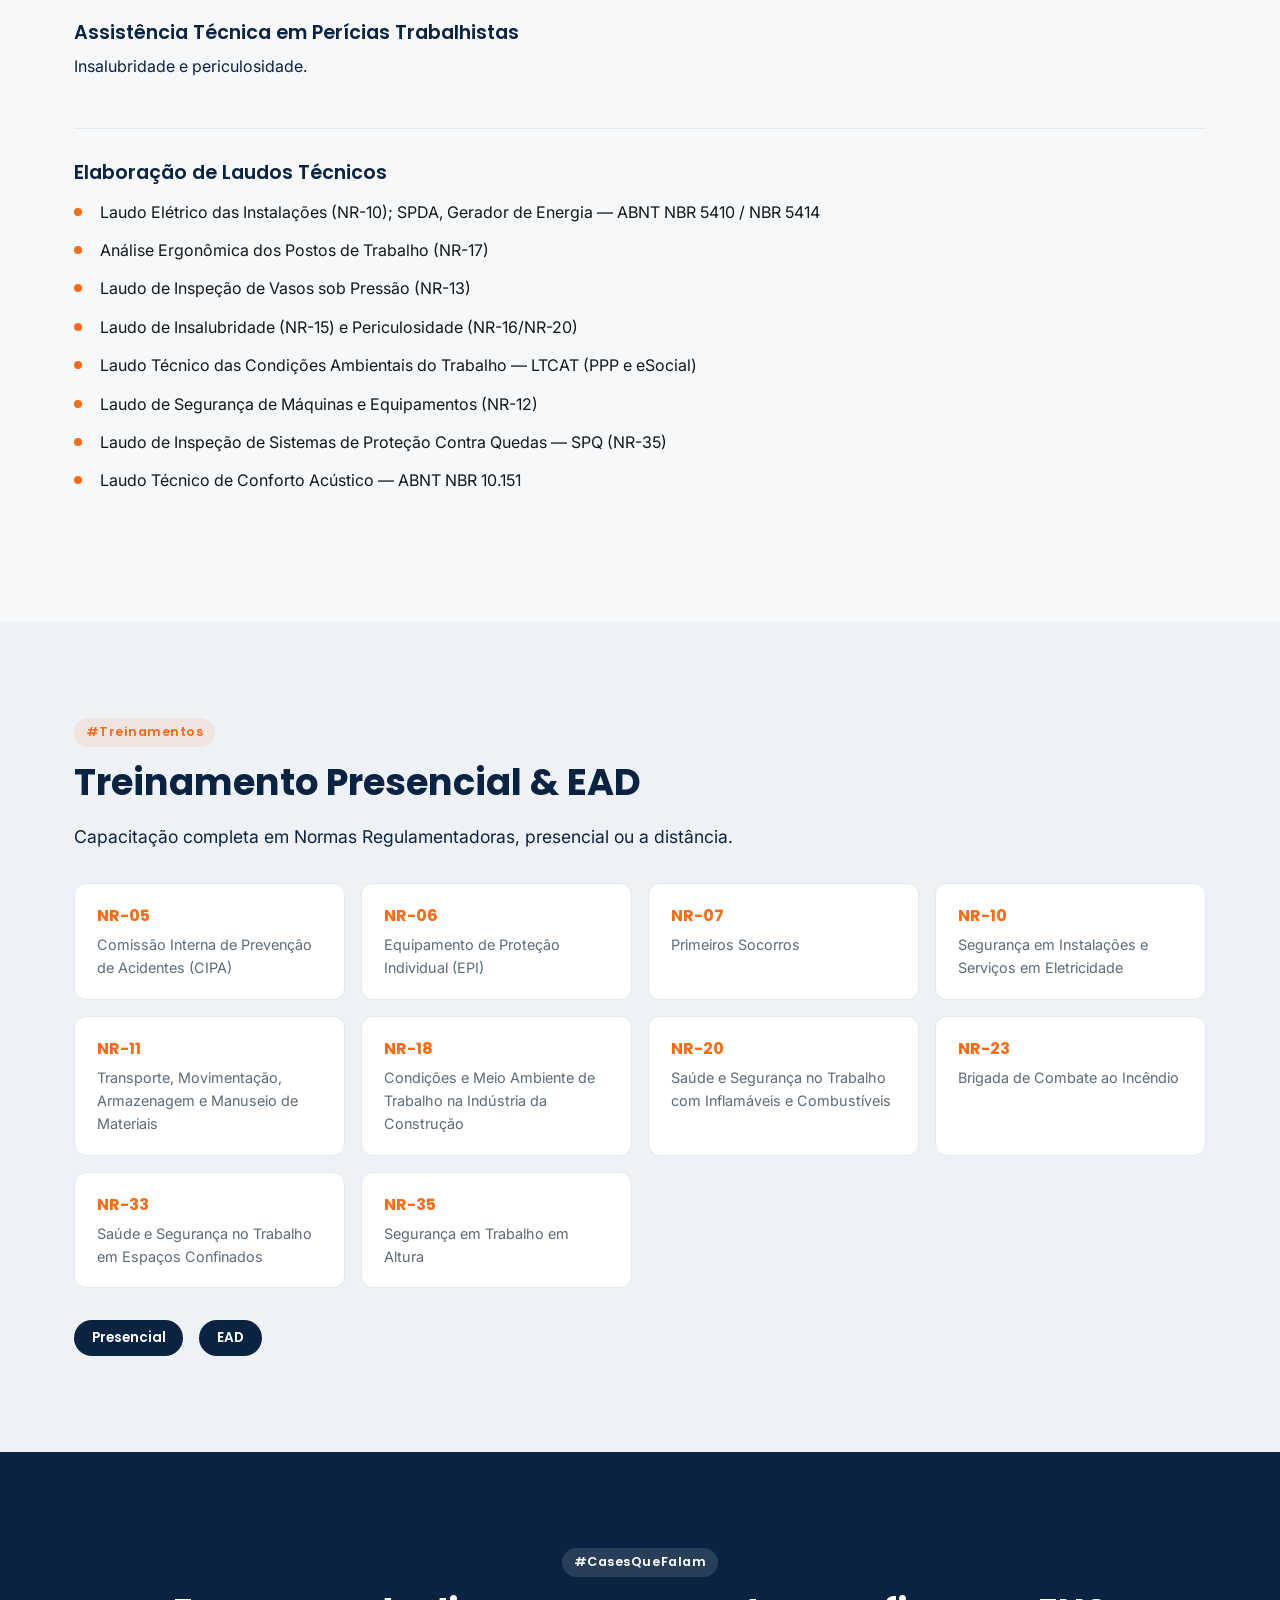
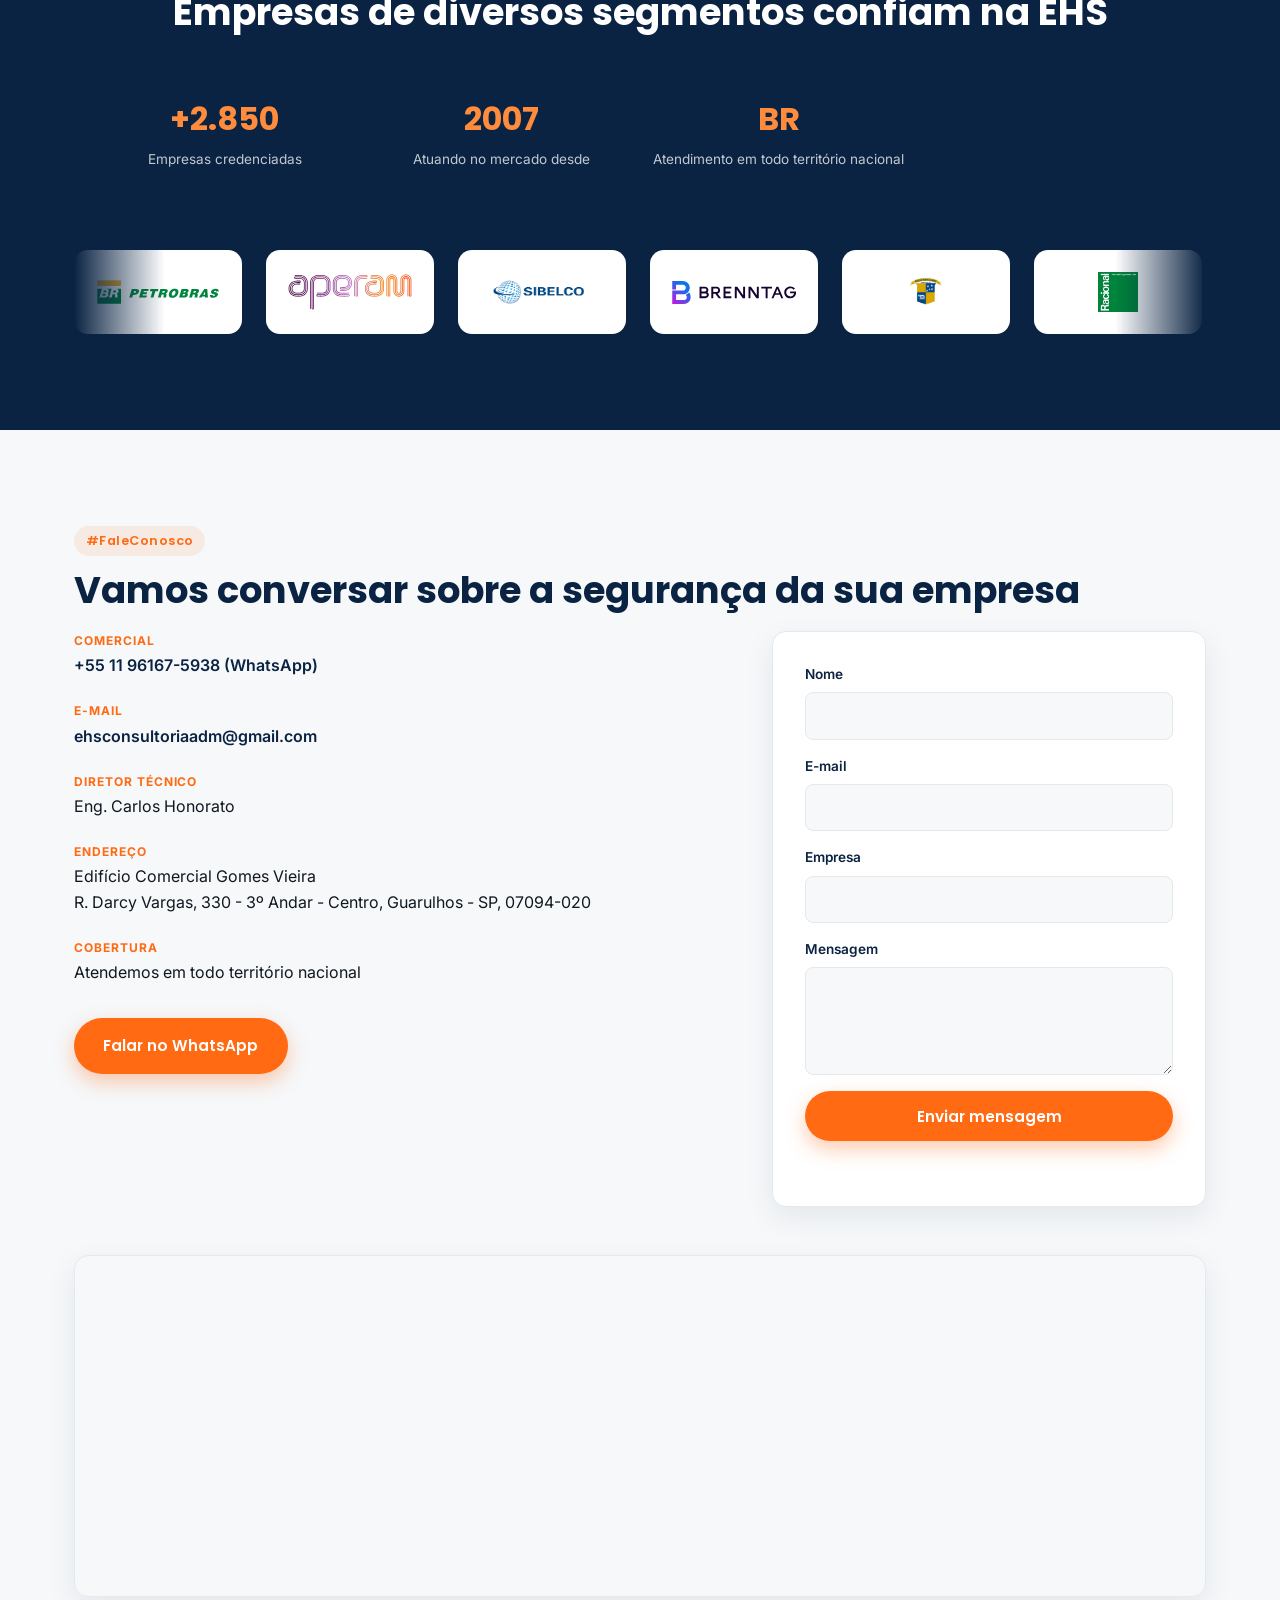
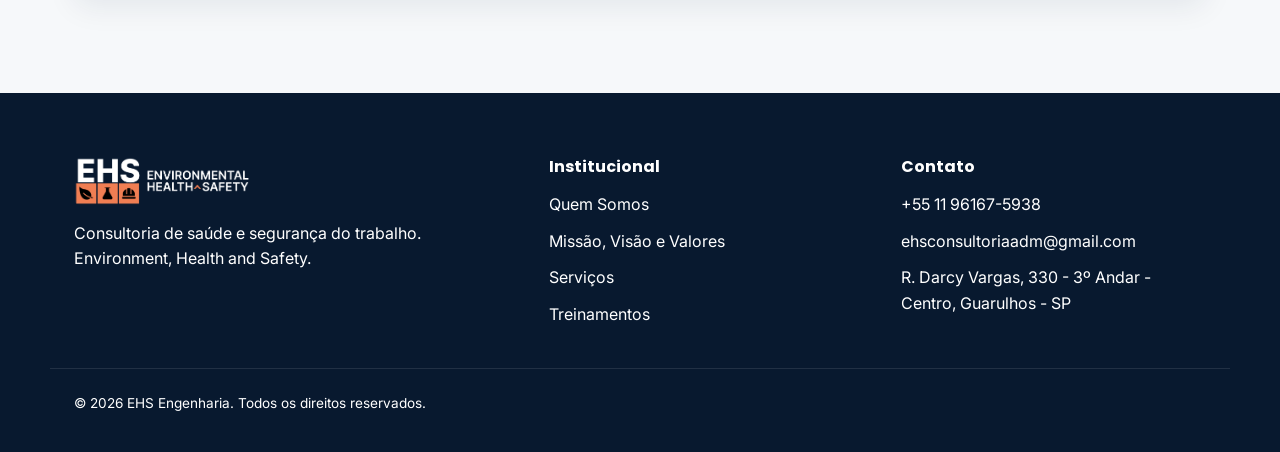
<file: ehs-engenharia/landingpage.html>
<!DOCTYPE html>
<html lang="pt-BR">

<head>
  <meta charset="UTF-8">
  <meta name="viewport" content="width=device-width, initial-scale=1.0">
  <title>EHS Engenharia | Saúde, Segurança e Meio Ambiente do Trabalho</title>
  <meta name="description"
    content="EHS Engenharia — consultoria em Environment, Health and Safety. Medicina do Trabalho, Engenharia de Segurança, eSocial, Laudos Técnicos e Treinamentos NR em todo território nacional.">
  <link rel="preconnect" href="https://fonts.googleapis.com">
  <link rel="preconnect" href="https://fonts.gstatic.com" crossorigin>
  <link
    href="https://fonts.googleapis.com/css2?family=Poppins:wght@500;600;700;800&family=Inter:wght@400;500;600;700&display=swap"
    rel="stylesheet">
  <link rel="stylesheet" href="css/style.css">
</head>

<body>

  <!-- ===== HEADER ===== -->
  <header class="site-header" id="siteHeader">
    <div class="container header-inner">
      <a href="#topo" class="logo">
        <img src="media/logos/logo-dark-v.png" alt="EHS Engenharia" class="logo-img">
      </a>

      <nav class="main-nav" id="mainNav">
        <ul>
          <li><a href="#quem-somos">Quem Somos</a></li>
          <li><a href="#missao">Missão &amp; Valores</a></li>
          <li><a href="#servicos">Serviços</a></li>
          <li><a href="#treinamentos">Treinamentos</a></li>
          <li><a href="#tecnologia">Tecnologia</a></li>
          <li><a href="#contato" class="nav-cta">Fale Conosco</a></li>
        </ul>
      </nav>

      <button class="nav-toggle" id="navToggle" aria-label="Abrir menu" aria-expanded="false">
        <span></span><span></span><span></span>
      </button>
    </div>
  </header>

  <main id="topo">

    <!-- ===== HERO ===== -->
    <section class="hero">
      <div class="hero-media" aria-hidden="true">
        <img class="hero-media-item is-active" src="media/image.png" alt="">
        <!-- <video class="hero-media-item" muted loop playsinline preload="auto">
        <source src="media/video.mp4" type="video/mp4">
      </video> -->
        <video class="hero-media-item" muted loop playsinline preload="auto">
          <source src="media/video2.mp4" type="video/mp4">
        </video>
        <video class="hero-media-item" muted loop playsinline preload="auto">
          <source src="media/video3.mp4" type="video/mp4">
        </video>
      </div>
      <div class="hero-bg" aria-hidden="true"></div>
      <div class="container hero-inner">
        <p class="eyebrow">Environment, Health and Safety</p>
        <h1>O divisor de águas em<br> Medicina e Segurança do Trabalho</h1>
        <p class="hero-sub">Equipe técnica multidisciplinar dedicada a transformar a gestão de saúde, segurança e meio
          ambiente em resultado sustentável para o seu negócio.</p>
        <div class="hero-actions">
          <a href="#contato" class="btn btn-primary">Fale com um especialista</a>
          <a href="#servicos" class="btn btn-ghost">Conheça os serviços</a>
        </div>
      </div>

      <div class="hero-stats">
        <div class="container stats-grid">
          <div class="stat"><span class="stat-number">2007</span><span class="stat-label">Ano de fundação</span></div>
          <div class="stat"><span class="stat-number">+2.850</span><span class="stat-label">Empresas credenciadas</span>
          </div>
          <div class="stat"><span class="stat-number">100%</span><span class="stat-label">Cobertura nacional</span>
          </div>
          <div class="stat"><span class="stat-number">ISO 27001</span><span class="stat-label">Segurança de dados</span>
          </div>
        </div>
      </div>
    </section>

    <!-- ===== QUEM SOMOS ===== -->
    <section class="section" id="quem-somos">
      <div class="container">
        <span class="tag">#QuemSomos</span>
        <h2>A EHS Engenharia</h2>
        <div class="two-col">
          <div>
            <p class="lead">A EHS Engenharia é uma empresa especializada em EHS — <strong>Environment, Health and
                Safety</strong> (Meio Ambiente, Saúde e Segurança) — que dispõe de equipe técnica multidisciplinar
              composta por profissionais qualificados e prontos para oferecer as melhores soluções às demandas de seus
              clientes.</p>
            <p>Atuamos na elaboração e execução de projetos de segurança, na implementação e acompanhamento de sistemas
              de gestão, além do mapeamento de processos de trabalho para a elaboração de procedimentos operacionais de
              empresas dos mais diversos segmentos.</p>
            <p>Nosso ano de início foi 2007. Conhecendo e explorando o mercado, conseguimos sentir as dores, carências
              e, claro, as oportunidades. Baseados em um processo, juntamos nosso legado e histórico para construir um
              grande divisor de águas no setor: fomos pioneiros na inovação de uma medicina ocupacional não
              convencional, representando o marco de um novo conceito e modelo de negócios.</p>
          </div>
          <blockquote class="pull-quote">
            “The Labor's medicine and safety watershed”
            <span>— O divisor de águas em Medicina e Segurança do Trabalho</span>
          </blockquote>
        </div>
      </div>
    </section>

    <!-- ===== MISSÃO / VISÃO / VALORES ===== -->
    <section class="section section-alt" id="missao">
      <div class="container">
        <span class="tag">#NossosPrincípios</span>
        <h2>Missão, Visão e Valores</h2>
        <div class="card-grid three">
          <div class="card">
            <div class="card-icon">
              <svg viewBox="0 0 24 24" fill="none">
                <circle cx="12" cy="12" r="9" stroke="currentColor" stroke-width="1.6" />
                <circle cx="12" cy="12" r="5" stroke="currentColor" stroke-width="1.6" />
                <circle cx="12" cy="12" r="1.4" fill="currentColor" />
              </svg>
            </div>
            <h3>Missão</h3>
            <p>Existimos para promover a saúde, segurança, meio ambiente e a produtividade sustentável aos nossos
              clientes de forma inovadora e diferenciada, através de conhecimento, qualidade e comprometimento.</p>
          </div>
          <div class="card">
            <div class="card-icon">
              <svg viewBox="0 0 24 24" fill="none">
                <path d="M2 12s4-7 10-7 10 7 10 7-4 7-10 7-10-7-10-7Z" stroke="currentColor" stroke-width="1.6" />
                <circle cx="12" cy="12" r="3" stroke="currentColor" stroke-width="1.6" />
              </svg>
            </div>
            <h3>Visão</h3>
            <p>Ser reconhecida por nossos clientes como seu principal aliado em inovação para desenvolvimento e gestão
              de seu capital humano.</p>
          </div>
          <div class="card">
            <div class="card-icon">
              <svg viewBox="0 0 24 24" fill="none">
                <path d="M12 3 4 6v6c0 5 3.5 8 8 9 4.5-1 8-4 8-9V6l-8-3Z" stroke="currentColor" stroke-width="1.6"
                  stroke-linejoin="round" />
              </svg>
            </div>
            <h3>Valores</h3>
            <p>Responsabilidade, comprometimento e transparência no relacionamento com nossos clientes, mantendo a
              excelência no atendimento e resolução de problemas.</p>
          </div>
        </div>
      </div>
    </section>

    <!-- ===== NOSSO DNA ===== -->
    <section class="section dna">
      <div class="container">
        <span class="tag tag-light">#NossoDNA</span>
        <h2 class="light">Nosso DNA</h2>
        <p class="lead light-sub">Através de uma esteira centralizada, conectamos tecnologia a pessoas, medicina e
          segurança em soluções tecnológicas.</p>
        <div class="dna-flow">
          <div class="dna-node">
            <span class="dna-icon">
              <svg viewBox="0 0 24 24" fill="none">
                <rect x="3" y="4" width="18" height="12" rx="2" stroke="currentColor" stroke-width="1.6" />
                <path d="M8 20h8M12 16v4" stroke="currentColor" stroke-width="1.6" />
              </svg>
            </span>
            <span>Tecnologia</span>
          </div>
          <div class="dna-line"></div>
          <div class="dna-node">
            <span class="dna-icon">
              <svg viewBox="0 0 24 24" fill="none">
                <circle cx="12" cy="8" r="3.2" stroke="currentColor" stroke-width="1.6" />
                <path d="M5 20c1.2-4 4-6 7-6s5.8 2 7 6" stroke="currentColor" stroke-width="1.6" />
              </svg>
            </span>
            <span>Pessoas</span>
          </div>
          <div class="dna-line"></div>
          <div class="dna-node">
            <span class="dna-icon">
              <svg viewBox="0 0 24 24" fill="none">
                <path d="M12 21s-7-4.5-7-10a5 5 0 0 1 9-3 5 5 0 0 1 9 3c0 5.5-11 10-11 10Z" stroke="currentColor"
                  stroke-width="1.6" stroke-linejoin="round" />
                <path d="M9 12h2l1-2 2 4 1-2h2" stroke="currentColor" stroke-width="1.4" stroke-linejoin="round" />
              </svg>
            </span>
            <span>Medicina</span>
          </div>
          <div class="dna-line"></div>
          <div class="dna-node">
            <span class="dna-icon">
              <svg viewBox="0 0 24 24" fill="none">
                <path d="M12 3 4 6v6c0 5 3.5 8 8 9 4.5-1 8-4 8-9V6l-8-3Z" stroke="currentColor" stroke-width="1.6"
                  stroke-linejoin="round" />
              </svg>
            </span>
            <span>Segurança</span>
          </div>
        </div>
      </div>
    </section>

    <!-- ===== COMO PODEMOS AJUDAR (4 PILARES) ===== -->
    <section class="section">
      <div class="container">
        <span class="tag">#ComoPodemosAjudar</span>
        <h2>A jornada perfeita para o seu RH estratégico</h2>
        <div class="card-grid four">
          <div class="card pillar">
            <div class="card-icon orange">
              <svg viewBox="0 0 24 24" fill="none">
                <path d="M12 21s-7-4.5-7-10a5 5 0 0 1 9-3 5 5 0 0 1 9 3c0 5.5-11 10-11 10Z" stroke="currentColor"
                  stroke-width="1.6" stroke-linejoin="round" />
              </svg>
            </div>
            <h3>Medicina do Trabalho</h3>
            <p>Programas de saúde ocupacional e exames médicos para proteger o seu time.</p>
          </div>
          <div class="card pillar">
            <div class="card-icon orange">
              <svg viewBox="0 0 24 24" fill="none">
                <path d="M12 3 4 6v6c0 5 3.5 8 8 9 4.5-1 8-4 8-9V6l-8-3Z" stroke="currentColor" stroke-width="1.6"
                  stroke-linejoin="round" />
              </svg>
            </div>
            <h3>Engenharia de Segurança do Trabalho</h3>
            <p>Laudos, programas e gestão de riscos ocupacionais.</p>
          </div>
          <div class="card pillar">
            <div class="card-icon orange">
              <svg viewBox="0 0 24 24" fill="none">
                <rect x="3" y="4" width="18" height="12" rx="2" stroke="currentColor" stroke-width="1.6" />
                <path d="M8 20h8M12 16v4" stroke="currentColor" stroke-width="1.6" />
              </svg>
            </div>
            <h3>Tecnologia</h3>
            <p>Automação, portal de autoatendimento e canais digitais sem papel.</p>
          </div>
          <div class="card pillar">
            <div class="card-icon orange">
              <svg viewBox="0 0 24 24" fill="none">
                <circle cx="9" cy="8" r="3" stroke="currentColor" stroke-width="1.6" />
                <path d="M3 20c.8-3.5 3-5.5 6-5.5s5.2 2 6 5.5" stroke="currentColor" stroke-width="1.6" />
                <circle cx="17" cy="8" r="2.4" stroke="currentColor" stroke-width="1.4" />
                <path d="M15.5 14.3c2.4.3 4 2 4.6 5.7" stroke="currentColor" stroke-width="1.4" />
              </svg>
            </div>
            <h3>Recursos Humanos</h3>
            <p>Suporte estratégico para a gestão de capital humano.</p>
          </div>
        </div>
      </div>
    </section>

    <!-- ===== JORNADA DE COMUNICAÇÃO ===== -->
    <section class="section section-alt">
      <div class="container">
        <span class="tag">#ZeroPapel</span>
        <h2>Jornada de comunicação</h2>
        <p class="lead">Através de uma automação robusta, disponibilizamos um canal de mensageria ilimitado — e o
          melhor, no paper (zero de papel). Interagimos pelo WhatsApp e e-mail para que o seu RH esteja focado no core
          business.</p>
        <div class="journey">
          <div class="journey-step">
            <span class="journey-index">Início</span>
            <h4>Auto Admite</h4>
          </div>
          <div class="journey-arrow">›</div>
          <div class="journey-step">
            <span class="journey-index">Passo 1</span>
            <h4>E-mail</h4>
          </div>
          <div class="journey-arrow">›</div>
          <div class="journey-step">
            <span class="journey-index">Passo 2</span>
            <h4>WhatsApp</h4>
          </div>
          <div class="journey-arrow">›</div>
          <div class="journey-step">
            <span class="journey-index">Passo 3</span>
            <h4>Chatbot</h4>
          </div>
        </div>
      </div>
    </section>

    <!-- ===== TECNOLOGIA / #SOC ===== -->
    <section class="section tech" id="tecnologia">
      <div class="container two-col reverse">
        <div class="tech-visual">
          <div class="tech-badge">
            <svg viewBox="0 0 24 24" fill="none">
              <path d="M12 3 4 6v6c0 5 3.5 8 8 9 4.5-1 8-4 8-9V6l-8-3Z" stroke="currentColor" stroke-width="1.6"
                stroke-linejoin="round" />
              <path d="m9 12 2 2 4-4" stroke="currentColor" stroke-width="1.6" stroke-linejoin="round"
                stroke-linecap="round" />
            </svg>
            <span>Certificação ISO 27001</span>
          </div>
        </div>
        <div>
          <span class="tag">#SOC</span>
          <h2>Software de Saúde e Segurança do Trabalho</h2>
          <p class="lead">Portal de autoatendimento — escale sua gestão através dos bots de atendimento.</p>
          <p>A Certificação ISO 27001 é abrangente e, com isso, garante ainda mais segurança, confiabilidade e proteção
            dos dados da sua empresa e dos seus colaboradores.</p>
        </div>
      </div>
    </section>

    <!-- ===== SERVIÇOS ===== -->
    <section class="section" id="servicos">
      <div class="container">
        <span class="tag">#Serviços</span>
        <h2>Sim, nós podemos</h2>
        <p class="lead">Saúde e Segurança no Trabalho de ponta a ponta, com times técnicos especializados.</p>

        <div class="service-block">
          <h3>Engenharia de Segurança do Trabalho</h3>
          <p>Elaboração do PGR/GRO (Programa de Gerenciamento de Riscos Ocupacionais) e Gerenciamento dos Riscos
            Ocupacionais.</p>
        </div>

        <div class="service-block">
          <h3>Medicina do Trabalho</h3>
          <p>PCMSO (Programa de Controle Médico de Saúde Ocupacional) — NR-7; ASO (Atestado de Saúde Ocupacional);
            exames médicos ocupacionais e complementares.</p>
        </div>

        <div class="service-block">
          <h3>Gestão de eSocial</h3>
          <p>Geração e transmissão dos eventos S-2210, S-2220 e S-2240.</p>
        </div>

        <div class="service-block">
          <h3>Assistência Técnica em Perícias Trabalhistas</h3>
          <p>Insalubridade e periculosidade.</p>
        </div>

        <div class="service-block">
          <h3>Elaboração de Laudos Técnicos</h3>
          <ul class="check-list">
            <li>Laudo Elétrico das Instalações (NR-10); SPDA, Gerador de Energia — ABNT NBR 5410 / NBR 5414</li>
            <li>Análise Ergonômica dos Postos de Trabalho (NR-17)</li>
            <li>Laudo de Inspeção de Vasos sob Pressão (NR-13)</li>
            <li>Laudo de Insalubridade (NR-15) e Periculosidade (NR-16/NR-20)</li>
            <li>Laudo Técnico das Condições Ambientais do Trabalho — LTCAT (PPP e eSocial)</li>
            <li>Laudo de Segurança de Máquinas e Equipamentos (NR-12)</li>
            <li>Laudo de Inspeção de Sistemas de Proteção Contra Quedas — SPQ (NR-35)</li>
            <li>Laudo Técnico de Conforto Acústico — ABNT NBR 10.151</li>
          </ul>
        </div>
      </div>
    </section>

    <!-- ===== TREINAMENTOS ===== -->
    <section class="section section-alt" id="treinamentos">
      <div class="container">
        <span class="tag">#Treinamentos</span>
        <h2>Treinamento Presencial &amp; EAD</h2>
        <p class="lead">Capacitação completa em Normas Regulamentadoras, presencial ou a distância.</p>
        <div class="nr-grid">
          <div class="nr-item"><strong>NR-05</strong><span>Comissão Interna de Prevenção de Acidentes (CIPA)</span>
          </div>
          <div class="nr-item"><strong>NR-06</strong><span>Equipamento de Proteção Individual (EPI)</span></div>
          <div class="nr-item"><strong>NR-07</strong><span>Primeiros Socorros</span></div>
          <div class="nr-item"><strong>NR-10</strong><span>Segurança em Instalações e Serviços em Eletricidade</span>
          </div>
          <div class="nr-item"><strong>NR-11</strong><span>Transporte, Movimentação, Armazenagem e Manuseio de
              Materiais</span></div>
          <div class="nr-item"><strong>NR-18</strong><span>Condições e Meio Ambiente de Trabalho na Indústria da
              Construção</span></div>
          <div class="nr-item"><strong>NR-20</strong><span>Saúde e Segurança no Trabalho com Inflamáveis e
              Combustíveis</span></div>
          <div class="nr-item"><strong>NR-23</strong><span>Brigada de Combate ao Incêndio</span></div>
          <div class="nr-item"><strong>NR-33</strong><span>Saúde e Segurança no Trabalho em Espaços Confinados</span>
          </div>
          <div class="nr-item"><strong>NR-35</strong><span>Segurança em Trabalho em Altura</span></div>
        </div>
        <div class="badges">
          <span class="badge">Presencial</span>
          <span class="badge">EAD</span>
        </div>
      </div>
    </section>

    <!-- ===== CONFIANÇA / CASES ===== -->
    <section class="section trust">
      <div class="container">
        <span class="tag tag-light">#CasesQueFalam</span>
        <h2 class="light">Empresas de diversos segmentos confiam na EHS</h2>
        <div class="stats-grid trust-stats">
          <div class="stat"><span class="stat-number">+2.850</span><span class="stat-label">Empresas credenciadas</span>
          </div>
          <div class="stat"><span class="stat-number">2007</span><span class="stat-label">Atuando no mercado
              desde</span></div>
          <div class="stat"><span class="stat-number">BR</span><span class="stat-label">Atendimento em todo território
              nacional</span></div>
        </div>
        <div class="logo-marquee">
          <div class="logo-track">
            <div class="logo-slide"><img src="media/logos/petrobras.svg" alt="Petrobras" loading="lazy"></div>
            <div class="logo-slide"><img src="media/logos/aperam.svg" alt="Aperam" loading="lazy"></div>
            <div class="logo-slide"><img src="media/logos/sibelco.png" alt="Sibelco" loading="lazy"></div>
            <div class="logo-slide"><img src="media/logos/brenntag.svg" alt="Brenntag" loading="lazy"></div>
            <div class="logo-slide"><img src="media/logos/dante-alighieri.jpeg" alt="Colégio Dante Alighieri"
                loading="lazy"></div>
            <div class="logo-slide"><img src="media/logos/racional.jpeg" alt="Racional Engenharia" loading="lazy"></div>
            <div class="logo-slide"><img src="media/logos/axalta.svg" alt="Axalta" loading="lazy"></div>
            <div class="logo-slide"><img src="media/logos/lear.svg" alt="Lear Corporation" loading="lazy"></div>
            <div class="logo-slide"><img src="media/logos/fbs.jpeg" alt="FBS" loading="lazy"></div>
            <div class="logo-slide" aria-hidden="true"><img src="media/logos/petrobras.svg" alt="" loading="lazy"></div>
            <div class="logo-slide" aria-hidden="true"><img src="media/logos/aperam.svg" alt="" loading="lazy"></div>
            <div class="logo-slide" aria-hidden="true"><img src="media/logos/sibelco.png" alt="" loading="lazy"></div>
            <div class="logo-slide" aria-hidden="true"><img src="media/logos/brenntag.svg" alt="" loading="lazy"></div>
            <div class="logo-slide" aria-hidden="true"><img src="media/logos/dante-alighieri.jpeg" alt=""
                loading="lazy"></div>
            <div class="logo-slide" aria-hidden="true"><img src="media/logos/racional.jpeg" alt="" loading="lazy"></div>
            <div class="logo-slide" aria-hidden="true"><img src="media/logos/axalta.svg" alt="" loading="lazy"></div>
            <div class="logo-slide" aria-hidden="true"><img src="media/logos/lear.svg" alt="" loading="lazy"></div>
            <div class="logo-slide" aria-hidden="true"><img src="media/logos/fbs.jpeg" alt="" loading="lazy"></div>
          </div>
        </div>
      </div>
    </section>

    <!-- ===== CONTATO ===== -->
    <section class="section" id="contato">
      <div class="container">
        <span class="tag">#FaleConosco</span>
        <h2>Vamos conversar sobre a segurança da sua empresa</h2>
        <div class="two-col contact-grid">
          <div class="contact-info">
            <ul class="contact-list">
              <li>
                <span class="contact-label">Comercial</span>
                <a href="https://wa.me/5511961675938" target="_blank" rel="noopener">+55 11 96167-5938 (WhatsApp)</a>
              </li>
              <li>
                <span class="contact-label">E-mail</span>
                <a href="mailto:ehsconsultoriaadm@gmail.com">ehsconsultoriaadm@gmail.com</a>
              </li>
              <li>
                <span class="contact-label">Diretor Técnico</span>
                <span>Eng. Carlos Honorato</span>
              </li>
              <li>
                <span class="contact-label">Endereço</span>
                <span>Edifício Comercial Gomes Vieira<br>R. Darcy Vargas, 330 - 3º Andar - Centro, Guarulhos - SP,
                  07094-020</span>
              </li>
              <li>
                <span class="contact-label">Cobertura</span>
                <span>Atendemos em todo território nacional</span>
              </li>
            </ul>
            <a href="https://wa.me/5511961675938" target="_blank" rel="noopener" class="btn btn-primary">Falar no
              WhatsApp</a>
          </div>

          <form class="contact-form" id="contactForm">
            <label>Nome
              <input type="text" name="nome" required>
            </label>
            <label>E-mail
              <input type="email" name="email" required>
            </label>
            <label>Empresa
              <input type="text" name="empresa">
            </label>
            <label>Mensagem
              <textarea name="mensagem" rows="4" required></textarea>
            </label>
            <button type="submit" class="btn btn-primary btn-block">Enviar mensagem</button>
            <p class="form-note" id="formNote"></p>
          </form>
        </div>

        <div class="map-wrap">
          <iframe title="Localização EHS Engenharia"
            src="https://maps.google.com/maps?q=R.%20Darcy%20Vargas%2C%20330%20-%20Centro%2C%20Guarulhos%20-%20SP%2C%2007094-020&output=embed"
            loading="lazy" referrerpolicy="no-referrer-when-downgrade">
          </iframe>
        </div>
      </div>
    </section>

  </main>

  <!-- ===== FOOTER ===== -->
  <footer class="site-footer">
    <div class="container footer-grid">
      <div>
        <a href="#topo" class="logo footer-logo">
          <img src="media/logos/logo-light-v.png" alt="EHS Engenharia" class="logo-img">
        </a>
        <p>Consultoria de saúde e segurança do trabalho. Environment, Health and Safety.</p>
      </div>
      <div>
        <h4>Institucional</h4>
        <ul>
          <li><a href="#quem-somos">Quem Somos</a></li>
          <li><a href="#missao">Missão, Visão e Valores</a></li>
          <li><a href="#servicos">Serviços</a></li>
          <li><a href="#treinamentos">Treinamentos</a></li>
        </ul>
      </div>
      <div>
        <h4>Contato</h4>
        <ul>
          <li><a href="https://wa.me/5511961675938" target="_blank" rel="noopener">+55 11 96167-5938</a></li>
          <li><a href="mailto:ehsconsultoriaadm@gmail.com">ehsconsultoriaadm@gmail.com</a></li>
          <li>R. Darcy Vargas, 330 - 3º Andar - Centro, Guarulhos - SP</li>
        </ul>
      </div>
    </div>
    <div class="container footer-bottom">
      <p>&copy; <span id="year"></span> EHS Engenharia. Todos os direitos reservados.</p>
    </div>
  </footer>

  <!-- ===== THEME CUSTOMIZER (DEV ONLY) ===== -->
  <a href="https://wa.me/5511961675938" target="_blank" rel="noopener" class="whatsapp-float"
    aria-label="Fale no WhatsApp">
    <svg viewBox="0 0 24 24" fill="currentColor">
      <path
        d="M17.5 14.4c-.3-.1-1.7-.9-2-1-.3-.1-.5-.1-.7.1-.2.3-.8 1-.9 1.1-.2.2-.3.2-.6.1-.3-.1-1.2-.5-2.3-1.5-.9-.8-1.4-1.7-1.6-2-.2-.3 0-.5.1-.6.1-.1.3-.3.4-.5.1-.1.2-.3.3-.4.1-.2 0-.3 0-.5 0-.1-.7-1.7-1-2.3-.2-.6-.5-.5-.7-.5h-.6c-.2 0-.5.1-.8.4-.3.3-1 1-1 2.4s1 2.8 1.2 3c.1.2 2 3 4.8 4.3.7.3 1.2.5 1.6.6.7.2 1.3.2 1.8.1.5-.1 1.7-.7 1.9-1.4.2-.6.2-1.2.2-1.3-.1-.1-.3-.2-.6-.3Z" />
      <path
        d="M12 2a10 10 0 0 0-8.6 15L2 22l5.2-1.4A10 10 0 1 0 12 2Zm0 18.2c-1.6 0-3.2-.4-4.5-1.2l-.3-.2-3.1.8.8-3-.2-.3a8.2 8.2 0 1 1 7.3 3.9Z" />
    </svg>
  </a>

  <button class="theme-toggle" id="themeToggle" aria-label="Customizar tema">
    <svg viewBox="0 0 24 24" fill="none" stroke="currentColor" stroke-width="2">
      <path d="M12 8a4 4 0 1 0 0 8 4 4 0 0 0 0-8Z" />
      <path
        d="M19.4 13.5a1.7 1.7 0 0 0 .34 1.87l.06.06a2 2 0 1 1-2.83 2.83l-.06-.06a1.7 1.7 0 0 0-1.87-.34 1.7 1.7 0 0 0-1.04 1.56V19.6a2 2 0 1 1-4 0v-.09a1.7 1.7 0 0 0-1.04-1.56 1.7 1.7 0 0 0-1.87.34l-.06.06a2 2 0 1 1-2.83-2.83l.06-.06a1.7 1.7 0 0 0 .34-1.87 1.7 1.7 0 0 0-1.56-1.04H2.4a2 2 0 1 1 0-4h.09a1.7 1.7 0 0 0 1.56-1.04 1.7 1.7 0 0 0-.34-1.87l-.06-.06a2 2 0 1 1 2.83-2.83l.06.06a1.7 1.7 0 0 0 1.87.34H8.5a1.7 1.7 0 0 0 1.04-1.56V2.4a2 2 0 1 1 4 0v.09a1.7 1.7 0 0 0 1.04 1.56 1.7 1.7 0 0 0 1.87-.34l.06-.06a2 2 0 1 1 2.83 2.83l-.06.06a1.7 1.7 0 0 0-.34 1.87V8.5a1.7 1.7 0 0 0 1.56 1.04h.09a2 2 0 1 1 0 4h-.09a1.7 1.7 0 0 0-1.56 1.04Z" />
    </svg>
  </button>

  <div class="theme-panel" id="themePanel">
    <div class="theme-panel-header">
      <h3>Tema</h3>
      <button class="theme-panel-close" id="themePanelClose">&times;</button>
    </div>
    <div class="theme-panel-content">
      <div class="theme-group">
        <h4>Logo</h4>
        <div class="logo-picker">
          <button type="button" class="logo-option swatch-dark" data-logo="media/logos/logo-light-v.png"><img
              src="media/logos/logo-light-v.png" alt="Claro vertical"></button>
          <button type="button" class="logo-option swatch-dark" data-logo="media/logos/logo-light-h.png"><img
              src="media/logos/logo-light-h.png" alt="Claro horizontal"></button>
          <button type="button" class="logo-option swatch-light" data-logo="media/logos/logo-dark-v.png"><img
              src="media/logos/logo-dark-v.png" alt="Escuro vertical"></button>
          <button type="button" class="logo-option swatch-light" data-logo="media/logos/logo-dark-h.png"><img
              src="media/logos/logo-dark-h.png" alt="Escuro horizontal"></button>
        </div>
      </div>
      <div class="theme-group">
        <h4>1. Header</h4>
        <div class="control-row">
          <div class="control-group">
            <label for="colorHeaderBg">Bg</label>
            <input type="color" id="colorHeaderBg" class="color-input" value="#0A2342" data-var="--header-bg">
          </div>
          <div class="control-group">
            <label for="colorHeaderText">Cor texto</label>
            <input type="color" id="colorHeaderText" class="color-input" value="#FFFFFF" data-var="--header-text">
          </div>
        </div>
      </div>
      <div class="theme-group">
        <h4>2. Hero</h4>
        <div class="control-row">
          <div class="control-group">
            <label for="colorHeroBg">Bg</label>
            <input type="color" id="colorHeroBg" class="color-input" value="#0A2342" data-var="--hero-bg">
          </div>
          <div class="control-group">
            <label for="colorHeroText">Cor texto</label>
            <input type="color" id="colorHeroText" class="color-input" value="#FFFFFF" data-var="--hero-text">
          </div>
        </div>
      </div>
      <div class="theme-group">
        <h4>3. Seções A</h4>
        <div class="control-row">
          <div class="control-group">
            <label for="colorBg">Bg</label>
            <input type="color" id="colorBg" class="color-input" value="#F6F8FA" data-var="--bg">
          </div>
          <div class="control-group">
            <label for="colorSectionAText">Cor texto</label>
            <input type="color" id="colorSectionAText" class="color-input" value="#0A2342" data-var="--section-a-text">
          </div>
        </div>
      </div>
      <div class="theme-group">
        <h4>4. Seções B</h4>
        <div class="control-row">
          <div class="control-group">
            <label for="colorSectionAlt">Bg</label>
            <input type="color" id="colorSectionAlt" class="color-input" value="#EEF2F6" data-var="--section-alt-bg">
          </div>
          <div class="control-group">
            <label for="colorSectionBText">Cor texto</label>
            <input type="color" id="colorSectionBText" class="color-input" value="#0A2342" data-var="--section-b-text">
          </div>
        </div>
      </div>
      <div class="theme-group">
        <h4>5. Faixa "Empresas confiam"</h4>
        <div class="control-row">
          <div class="control-group">
            <label for="colorTrustBg">Bg</label>
            <input type="color" id="colorTrustBg" class="color-input" value="#0A2342" data-var="--trust-bg">
          </div>
          <div class="control-group">
            <label for="colorTrustText">Cor texto</label>
            <input type="color" id="colorTrustText" class="color-input" value="#FFFFFF" data-var="--trust-text">
          </div>
        </div>
      </div>
      <div class="theme-group">
        <h4>6. Rodapé</h4>
        <div class="control-row">
          <div class="control-group">
            <label for="colorFooterBg">Bg</label>
            <input type="color" id="colorFooterBg" class="color-input" value="#08192f" data-var="--footer-bg">
          </div>
          <div class="control-group">
            <label for="colorFooterText">Cor texto</label>
            <input type="color" id="colorFooterText" class="color-input" value="#FFFFFF" data-var="--footer-text">
          </div>
        </div>
      </div>
      <div class="theme-group">
        <h4>Cores de destaque</h4>
        <div class="control-row">
          <div class="control-group">
            <label for="colorNavy">Navy</label>
            <input type="color" id="colorNavy" class="color-input" value="#0A2342" data-var="--navy">
          </div>
          <div class="control-group">
            <label for="colorOrange">Orange</label>
            <input type="color" id="colorOrange" class="color-input" value="#FF6A13" data-var="--orange">
          </div>
          <div class="control-group">
            <label for="colorGreen">Green</label>
            <input type="color" id="colorGreen" class="color-input" value="#1E9E62" data-var="--green">
          </div>
          <div class="control-group">
            <label for="colorText">Texto padrão</label>
            <input type="color" id="colorText" class="color-input" value="#101820" data-var="--text">
          </div>
        </div>
      </div>
      <button id="resetTheme" class="reset-btn">Resetar Tema</button>
    </div>
  </div>

  <script src="js/theme-customizer.js"></script>

  <script src="js/script.js"></script>
</body>

</html>
</file>
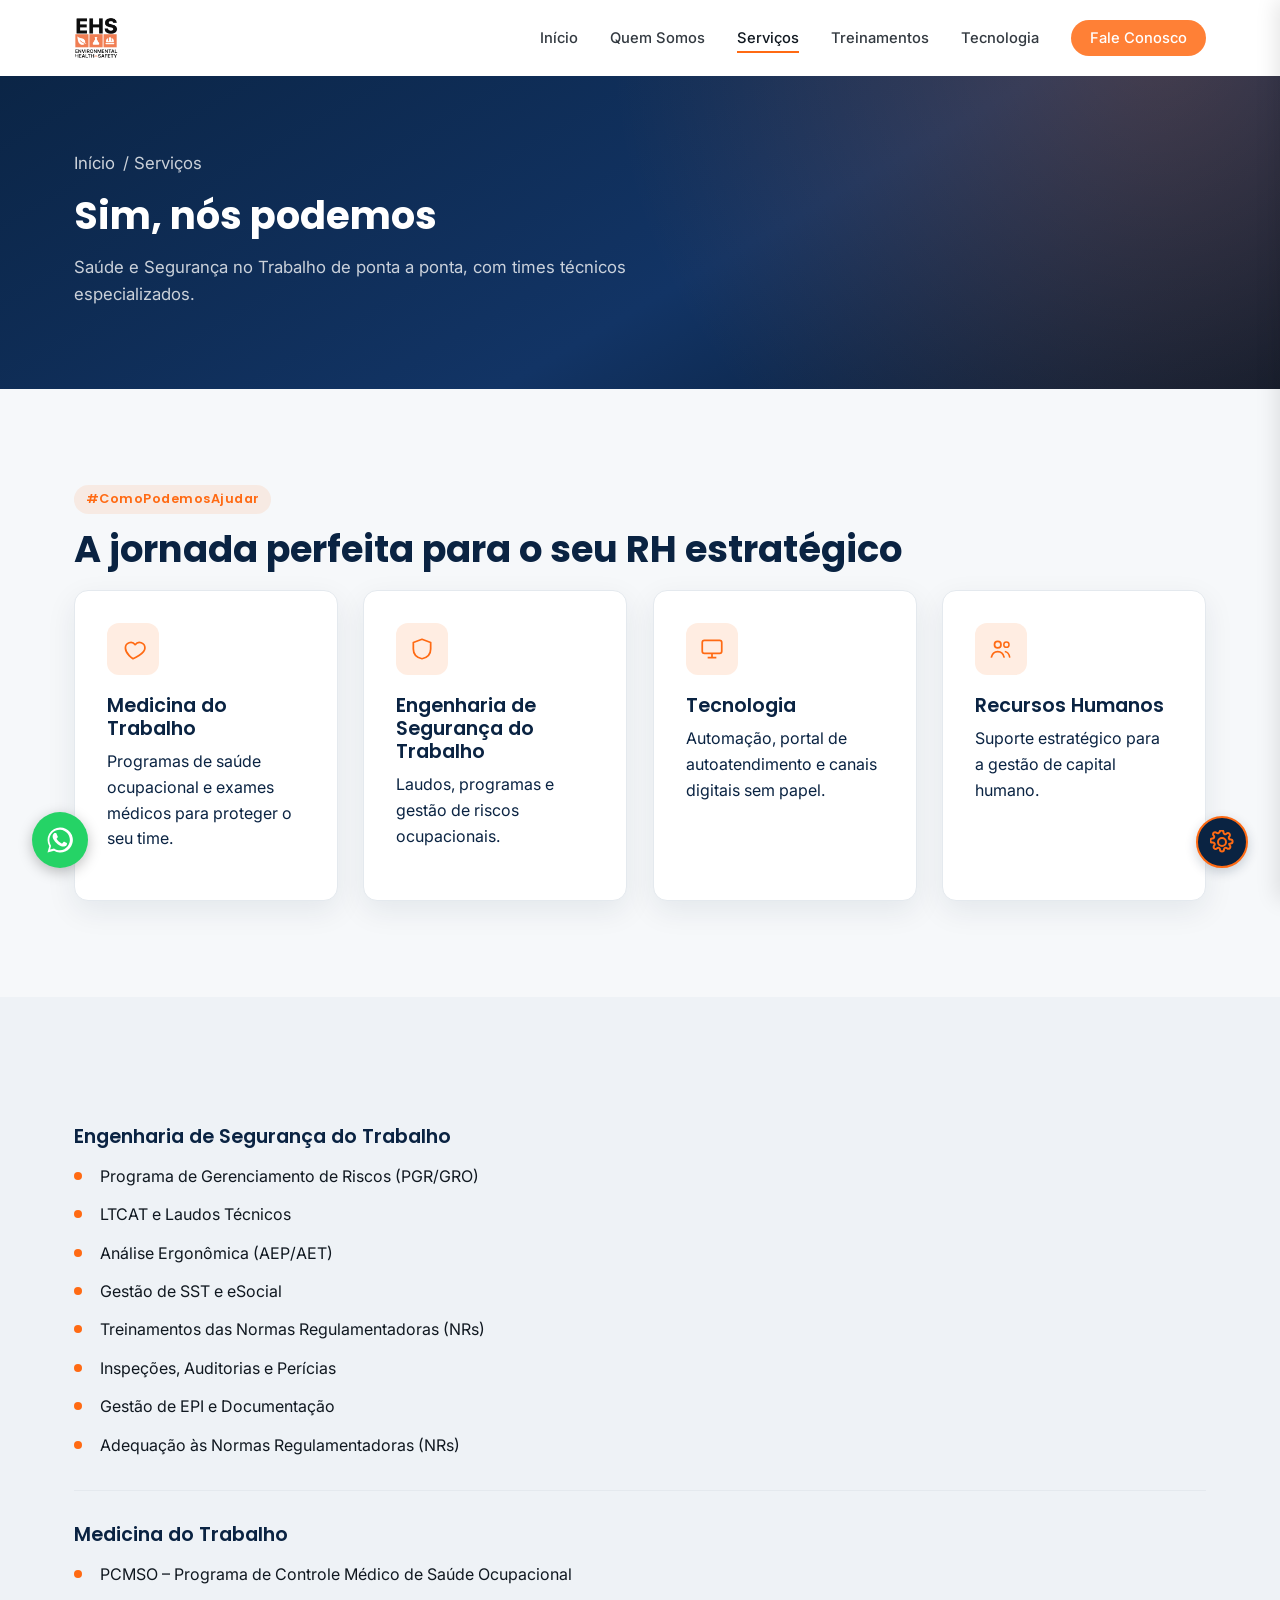
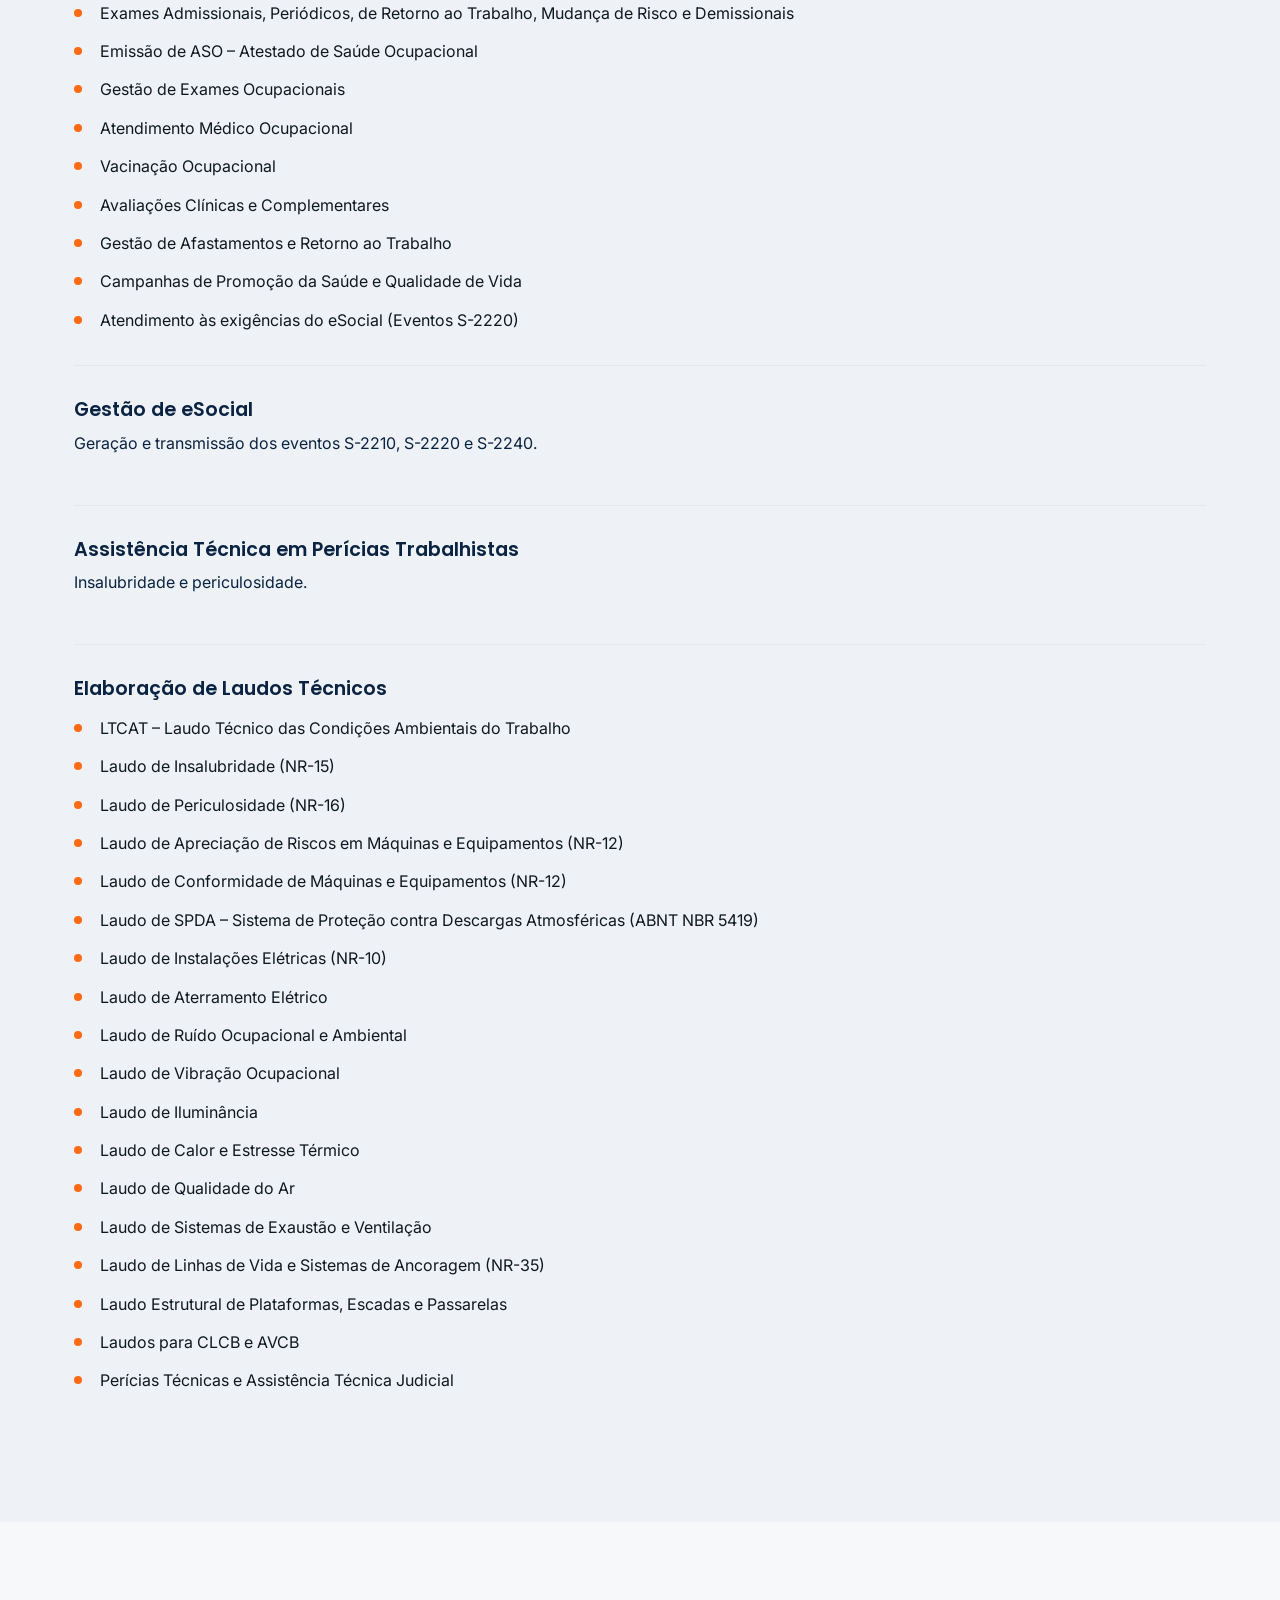
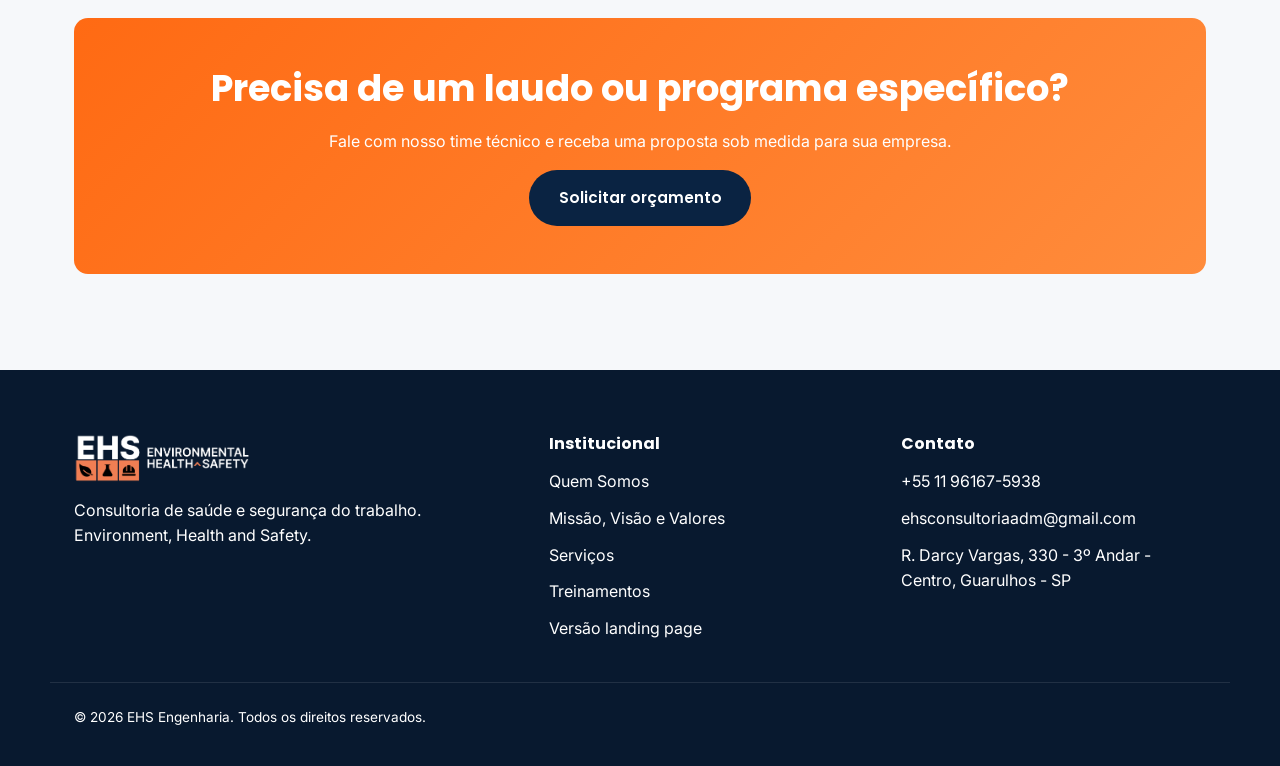
<file: ehs-engenharia/servicos.html>
<!DOCTYPE html>
<html lang="pt-BR">
<head>
<meta charset="UTF-8">
<meta name="viewport" content="width=device-width, initial-scale=1.0">
<title>Serviços | EHS Engenharia</title>
<meta name="description" content="Engenharia de Segurança do Trabalho, Medicina do Trabalho, Gestão de eSocial, Perícias Trabalhistas e Laudos Técnicos (NR-10, NR-12, NR-13, NR-15, NR-16, NR-17, NR-20, NR-35, LTCAT).">
<link rel="preconnect" href="https://fonts.googleapis.com">
<link rel="preconnect" href="https://fonts.gstatic.com" crossorigin>
<link href="https://fonts.googleapis.com/css2?family=Poppins:wght@500;600;700;800&family=Inter:wght@400;500;600;700&display=swap" rel="stylesheet">
<link rel="stylesheet" href="css/style.css">
</head>
<body>

<header class="site-header" id="siteHeader">
  <div class="container header-inner">
    <a href="index.html" class="logo">
      <img src="media/logos/logo-dark-v.png" alt="EHS Engenharia" class="logo-img">
    </a>
    <nav class="main-nav" id="mainNav">
      <ul>
        <li><a href="index.html">Início</a></li>
        <li><a href="sobre.html">Quem Somos</a></li>
        <li><a href="servicos.html" class="active">Serviços</a></li>
        <li><a href="treinamentos.html">Treinamentos</a></li>
        <li><a href="tecnologia.html">Tecnologia</a></li>
        <li><a href="contato.html" class="nav-cta">Fale Conosco</a></li>
      </ul>
    </nav>
    <button class="nav-toggle" id="navToggle" aria-label="Abrir menu" aria-expanded="false">
      <span></span><span></span><span></span>
    </button>
  </div>
</header>

<main>

  <section class="page-hero">
    <div class="container">
      <p class="breadcrumb"><a href="index.html">Início</a> / Serviços</p>
      <h1>Sim, nós podemos</h1>
      <p>Saúde e Segurança no Trabalho de ponta a ponta, com times técnicos especializados.</p>
    </div>
  </section>

  <section class="section">
    <div class="container">
      <span class="tag">#ComoPodemosAjudar</span>
      <h2>A jornada perfeita para o seu RH estratégico</h2>
      <div class="card-grid four">
        <div class="card pillar">
          <div class="card-icon orange">
            <svg viewBox="0 0 24 24" fill="none"><path d="M12 21s-7-4.5-7-10a5 5 0 0 1 9-3 5 5 0 0 1 9 3c0 5.5-11 10-11 10Z" stroke="currentColor" stroke-width="1.6" stroke-linejoin="round"/></svg>
          </div>
          <h3>Medicina do Trabalho</h3>
          <p>Programas de saúde ocupacional e exames médicos para proteger o seu time.</p>
        </div>
        <div class="card pillar">
          <div class="card-icon orange">
            <svg viewBox="0 0 24 24" fill="none"><path d="M12 3 4 6v6c0 5 3.5 8 8 9 4.5-1 8-4 8-9V6l-8-3Z" stroke="currentColor" stroke-width="1.6" stroke-linejoin="round"/></svg>
          </div>
          <h3>Engenharia de Segurança do Trabalho</h3>
          <p>Laudos, programas e gestão de riscos ocupacionais.</p>
        </div>
        <div class="card pillar">
          <div class="card-icon orange">
            <svg viewBox="0 0 24 24" fill="none"><rect x="3" y="4" width="18" height="12" rx="2" stroke="currentColor" stroke-width="1.6"/><path d="M8 20h8M12 16v4" stroke="currentColor" stroke-width="1.6"/></svg>
          </div>
          <h3>Tecnologia</h3>
          <p>Automação, portal de autoatendimento e canais digitais sem papel.</p>
        </div>
        <div class="card pillar">
          <div class="card-icon orange">
            <svg viewBox="0 0 24 24" fill="none"><circle cx="9" cy="8" r="3" stroke="currentColor" stroke-width="1.6"/><path d="M3 20c.8-3.5 3-5.5 6-5.5s5.2 2 6 5.5" stroke="currentColor" stroke-width="1.6"/><circle cx="17" cy="8" r="2.4" stroke="currentColor" stroke-width="1.4"/><path d="M15.5 14.3c2.4.3 4 2 4.6 5.7" stroke="currentColor" stroke-width="1.4"/></svg>
          </div>
          <h3>Recursos Humanos</h3>
          <p>Suporte estratégico para a gestão de capital humano.</p>
        </div>
      </div>
    </div>
  </section>

  <section class="section section-alt">
    <div class="container">
      <div class="service-block">
        <h3>Engenharia de Segurança do Trabalho</h3>
        <ul class="check-list">
          <li>Programa de Gerenciamento de Riscos (PGR/GRO)</li>
          <li>LTCAT e Laudos Técnicos</li>
          <li>Análise Ergonômica (AEP/AET)</li>
          <li>Gestão de SST e eSocial</li>
          <li>Treinamentos das Normas Regulamentadoras (NRs)</li>
          <li>Inspeções, Auditorias e Perícias</li>
          <li>Gestão de EPI e Documentação</li>
          <li>Adequação às Normas Regulamentadoras (NRs)</li>
        </ul>
      </div>

      <div class="service-block">
        <h3>Medicina do Trabalho</h3>
        <ul class="check-list">
          <li>PCMSO – Programa de Controle Médico de Saúde Ocupacional</li>
          <li>Exames Admissionais, Periódicos, de Retorno ao Trabalho, Mudança de Risco e Demissionais</li>
          <li>Emissão de ASO – Atestado de Saúde Ocupacional</li>
          <li>Gestão de Exames Ocupacionais</li>
          <li>Atendimento Médico Ocupacional</li>
          <li>Vacinação Ocupacional</li>
          <li>Avaliações Clínicas e Complementares</li>
          <li>Gestão de Afastamentos e Retorno ao Trabalho</li>
          <li>Campanhas de Promoção da Saúde e Qualidade de Vida</li>
          <li>Atendimento às exigências do eSocial (Eventos S-2220)</li>
        </ul>
      </div>

      <div class="service-block">
        <h3>Gestão de eSocial</h3>
        <p>Geração e transmissão dos eventos S-2210, S-2220 e S-2240.</p>
      </div>

      <div class="service-block">
        <h3>Assistência Técnica em Perícias Trabalhistas</h3>
        <p>Insalubridade e periculosidade.</p>
      </div>

      <div class="service-block">
        <h3>Elaboração de Laudos Técnicos</h3>
        <ul class="check-list">
          <li>LTCAT – Laudo Técnico das Condições Ambientais do Trabalho</li>
          <li>Laudo de Insalubridade (NR-15)</li>
          <li>Laudo de Periculosidade (NR-16)</li>
          <li>Laudo de Apreciação de Riscos em Máquinas e Equipamentos (NR-12)</li>
          <li>Laudo de Conformidade de Máquinas e Equipamentos (NR-12)</li>
          <li>Laudo de SPDA – Sistema de Proteção contra Descargas Atmosféricas (ABNT NBR 5419)</li>
          <li>Laudo de Instalações Elétricas (NR-10)</li>
          <li>Laudo de Aterramento Elétrico</li>
          <li>Laudo de Ruído Ocupacional e Ambiental</li>
          <li>Laudo de Vibração Ocupacional</li>
          <li>Laudo de Iluminância</li>
          <li>Laudo de Calor e Estresse Térmico</li>
          <li>Laudo de Qualidade do Ar</li>
          <li>Laudo de Sistemas de Exaustão e Ventilação</li>
          <li>Laudo de Linhas de Vida e Sistemas de Ancoragem (NR-35)</li>
          <li>Laudo Estrutural de Plataformas, Escadas e Passarelas</li>
          <li>Laudos para CLCB e AVCB</li>
          <li>Perícias Técnicas e Assistência Técnica Judicial</li>
        </ul>
      </div>
    </div>
  </section>

  <section class="section">
    <div class="container">
      <div class="cta-banner">
        <h2>Precisa de um laudo ou programa específico?</h2>
        <p>Fale com nosso time técnico e receba uma proposta sob medida para sua empresa.</p>
        <a href="contato.html" class="btn btn-primary">Solicitar orçamento</a>
      </div>
    </div>
  </section>

</main>

<footer class="site-footer">
  <div class="container footer-grid">
    <div>
      <a href="index.html" class="logo footer-logo">
        <img src="media/logos/logo-light-v.png" alt="EHS Engenharia" class="logo-img">
      </a>
      <p>Consultoria de saúde e segurança do trabalho. Environment, Health and Safety.</p>
    </div>
    <div>
      <h4>Institucional</h4>
      <ul>
        <li><a href="sobre.html">Quem Somos</a></li>
        <li><a href="sobre.html#missao">Missão, Visão e Valores</a></li>
        <li><a href="servicos.html">Serviços</a></li>
        <li><a href="treinamentos.html">Treinamentos</a></li>
        <li><a href="landingpage.html">Versão landing page</a></li>
      </ul>
    </div>
    <div>
      <h4>Contato</h4>
      <ul>
        <li><a href="https://wa.me/5511961675938" target="_blank" rel="noopener">+55 11 96167-5938</a></li>
        <li><a href="mailto:ehsconsultoriaadm@gmail.com">ehsconsultoriaadm@gmail.com</a></li>
        <li>R. Darcy Vargas, 330 - 3º Andar - Centro, Guarulhos - SP</li>
      </ul>
    </div>
  </div>
  <div class="container footer-bottom">
    <p>&copy; <span id="year"></span> EHS Engenharia. Todos os direitos reservados.</p>
  </div>
</footer>

  <!-- ===== THEME CUSTOMIZER (DEV ONLY) ===== -->
  <a href="https://wa.me/5511961675938" target="_blank" rel="noopener" class="whatsapp-float" aria-label="Fale no WhatsApp">
    <svg viewBox="0 0 24 24" fill="currentColor">
      <path d="M17.5 14.4c-.3-.1-1.7-.9-2-1-.3-.1-.5-.1-.7.1-.2.3-.8 1-.9 1.1-.2.2-.3.2-.6.1-.3-.1-1.2-.5-2.3-1.5-.9-.8-1.4-1.7-1.6-2-.2-.3 0-.5.1-.6.1-.1.3-.3.4-.5.1-.1.2-.3.3-.4.1-.2 0-.3 0-.5 0-.1-.7-1.7-1-2.3-.2-.6-.5-.5-.7-.5h-.6c-.2 0-.5.1-.8.4-.3.3-1 1-1 2.4s1 2.8 1.2 3c.1.2 2 3 4.8 4.3.7.3 1.2.5 1.6.6.7.2 1.3.2 1.8.1.5-.1 1.7-.7 1.9-1.4.2-.6.2-1.2.2-1.3-.1-.1-.3-.2-.6-.3Z"/>
      <path d="M12 2a10 10 0 0 0-8.6 15L2 22l5.2-1.4A10 10 0 1 0 12 2Zm0 18.2c-1.6 0-3.2-.4-4.5-1.2l-.3-.2-3.1.8.8-3-.2-.3a8.2 8.2 0 1 1 7.3 3.9Z"/>
    </svg>
  </a>

  <button class="theme-toggle" id="themeToggle" aria-label="Customizar tema">
    <svg viewBox="0 0 24 24" fill="none" stroke="currentColor" stroke-width="2">
      <path d="M12 8a4 4 0 1 0 0 8 4 4 0 0 0 0-8Z"/>
      <path d="M19.4 13.5a1.7 1.7 0 0 0 .34 1.87l.06.06a2 2 0 1 1-2.83 2.83l-.06-.06a1.7 1.7 0 0 0-1.87-.34 1.7 1.7 0 0 0-1.04 1.56V19.6a2 2 0 1 1-4 0v-.09a1.7 1.7 0 0 0-1.04-1.56 1.7 1.7 0 0 0-1.87.34l-.06.06a2 2 0 1 1-2.83-2.83l.06-.06a1.7 1.7 0 0 0 .34-1.87 1.7 1.7 0 0 0-1.56-1.04H2.4a2 2 0 1 1 0-4h.09a1.7 1.7 0 0 0 1.56-1.04 1.7 1.7 0 0 0-.34-1.87l-.06-.06a2 2 0 1 1 2.83-2.83l.06.06a1.7 1.7 0 0 0 1.87.34H8.5a1.7 1.7 0 0 0 1.04-1.56V2.4a2 2 0 1 1 4 0v.09a1.7 1.7 0 0 0 1.04 1.56 1.7 1.7 0 0 0 1.87-.34l.06-.06a2 2 0 1 1 2.83 2.83l-.06.06a1.7 1.7 0 0 0-.34 1.87V8.5a1.7 1.7 0 0 0 1.56 1.04h.09a2 2 0 1 1 0 4h-.09a1.7 1.7 0 0 0-1.56 1.04Z"/>
    </svg>
  </button>

  <div class="theme-panel" id="themePanel">
    <div class="theme-panel-header">
      <h3>Tema</h3>
      <button class="theme-panel-close" id="themePanelClose">&times;</button>
    </div>
    <div class="theme-panel-content">
      <div class="theme-group">
        <h4>Logo</h4>
        <div class="logo-picker">
          <button type="button" class="logo-option swatch-dark" data-logo="media/logos/logo-light-v.png"><img src="media/logos/logo-light-v.png" alt="Claro vertical"></button>
          <button type="button" class="logo-option swatch-dark" data-logo="media/logos/logo-light-h.png"><img src="media/logos/logo-light-h.png" alt="Claro horizontal"></button>
          <button type="button" class="logo-option swatch-light" data-logo="media/logos/logo-dark-v.png"><img src="media/logos/logo-dark-v.png" alt="Escuro vertical"></button>
          <button type="button" class="logo-option swatch-light" data-logo="media/logos/logo-dark-h.png"><img src="media/logos/logo-dark-h.png" alt="Escuro horizontal"></button>
        </div>
      </div>
      <div class="theme-group">
        <h4>1. Header</h4>
        <div class="control-row">
          <div class="control-group">
            <label for="colorHeaderBg">Bg</label>
            <input type="color" id="colorHeaderBg" class="color-input" value="#0A2342" data-var="--header-bg">
          </div>
          <div class="control-group">
            <label for="colorHeaderText">Cor texto</label>
            <input type="color" id="colorHeaderText" class="color-input" value="#FFFFFF" data-var="--header-text">
          </div>
        </div>
      </div>
      <div class="theme-group">
        <h4>2. Hero</h4>
        <div class="control-row">
          <div class="control-group">
            <label for="colorHeroBg">Bg</label>
            <input type="color" id="colorHeroBg" class="color-input" value="#0A2342" data-var="--hero-bg">
          </div>
          <div class="control-group">
            <label for="colorHeroText">Cor texto</label>
            <input type="color" id="colorHeroText" class="color-input" value="#FFFFFF" data-var="--hero-text">
          </div>
        </div>
      </div>
      <div class="theme-group">
        <h4>3. Seções A</h4>
        <div class="control-row">
          <div class="control-group">
            <label for="colorBg">Bg</label>
            <input type="color" id="colorBg" class="color-input" value="#F6F8FA" data-var="--bg">
          </div>
          <div class="control-group">
            <label for="colorSectionAText">Cor texto</label>
            <input type="color" id="colorSectionAText" class="color-input" value="#0A2342" data-var="--section-a-text">
          </div>
        </div>
      </div>
      <div class="theme-group">
        <h4>4. Seções B</h4>
        <div class="control-row">
          <div class="control-group">
            <label for="colorSectionAlt">Bg</label>
            <input type="color" id="colorSectionAlt" class="color-input" value="#EEF2F6" data-var="--section-alt-bg">
          </div>
          <div class="control-group">
            <label for="colorSectionBText">Cor texto</label>
            <input type="color" id="colorSectionBText" class="color-input" value="#0A2342" data-var="--section-b-text">
          </div>
        </div>
      </div>
      <div class="theme-group">
        <h4>5. Faixa "Empresas confiam"</h4>
        <div class="control-row">
          <div class="control-group">
            <label for="colorTrustBg">Bg</label>
            <input type="color" id="colorTrustBg" class="color-input" value="#0A2342" data-var="--trust-bg">
          </div>
          <div class="control-group">
            <label for="colorTrustText">Cor texto</label>
            <input type="color" id="colorTrustText" class="color-input" value="#FFFFFF" data-var="--trust-text">
          </div>
        </div>
      </div>
      <div class="theme-group">
        <h4>6. Rodapé</h4>
        <div class="control-row">
          <div class="control-group">
            <label for="colorFooterBg">Bg</label>
            <input type="color" id="colorFooterBg" class="color-input" value="#08192f" data-var="--footer-bg">
          </div>
          <div class="control-group">
            <label for="colorFooterText">Cor texto</label>
            <input type="color" id="colorFooterText" class="color-input" value="#FFFFFF" data-var="--footer-text">
          </div>
        </div>
      </div>
      <div class="theme-group">
        <h4>Cores de destaque</h4>
        <div class="control-row">
          <div class="control-group">
            <label for="colorNavy">Navy</label>
            <input type="color" id="colorNavy" class="color-input" value="#0A2342" data-var="--navy">
          </div>
          <div class="control-group">
            <label for="colorOrange">Orange</label>
            <input type="color" id="colorOrange" class="color-input" value="#FF6A13" data-var="--orange">
          </div>
          <div class="control-group">
            <label for="colorGreen">Green</label>
            <input type="color" id="colorGreen" class="color-input" value="#1E9E62" data-var="--green">
          </div>
          <div class="control-group">
            <label for="colorText">Texto padrão</label>
            <input type="color" id="colorText" class="color-input" value="#101820" data-var="--text">
          </div>
        </div>
      </div>
      <button id="resetTheme" class="reset-btn">Resetar Tema</button>
    </div>
  </div>

  <script src="js/theme-customizer.js"></script>

  <script src="js/script.js"></script>
</body>
</html>
</file>
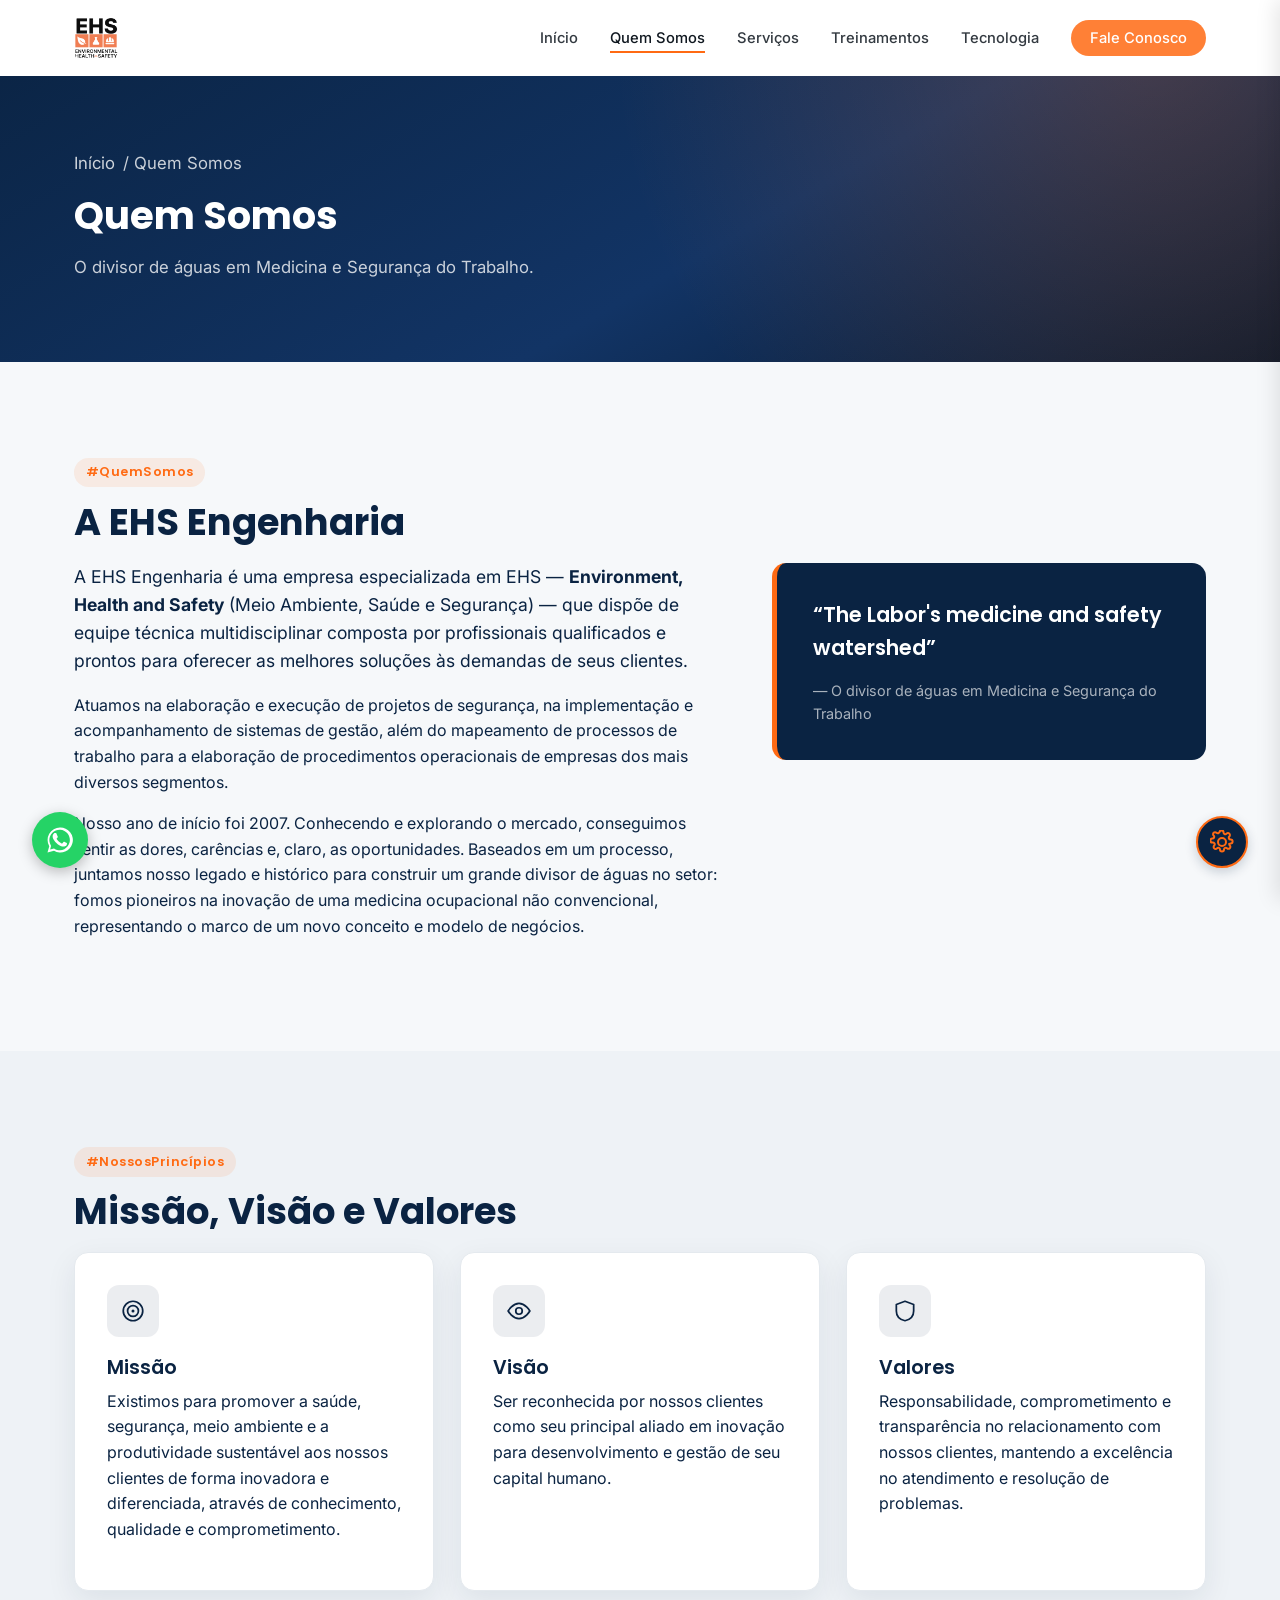
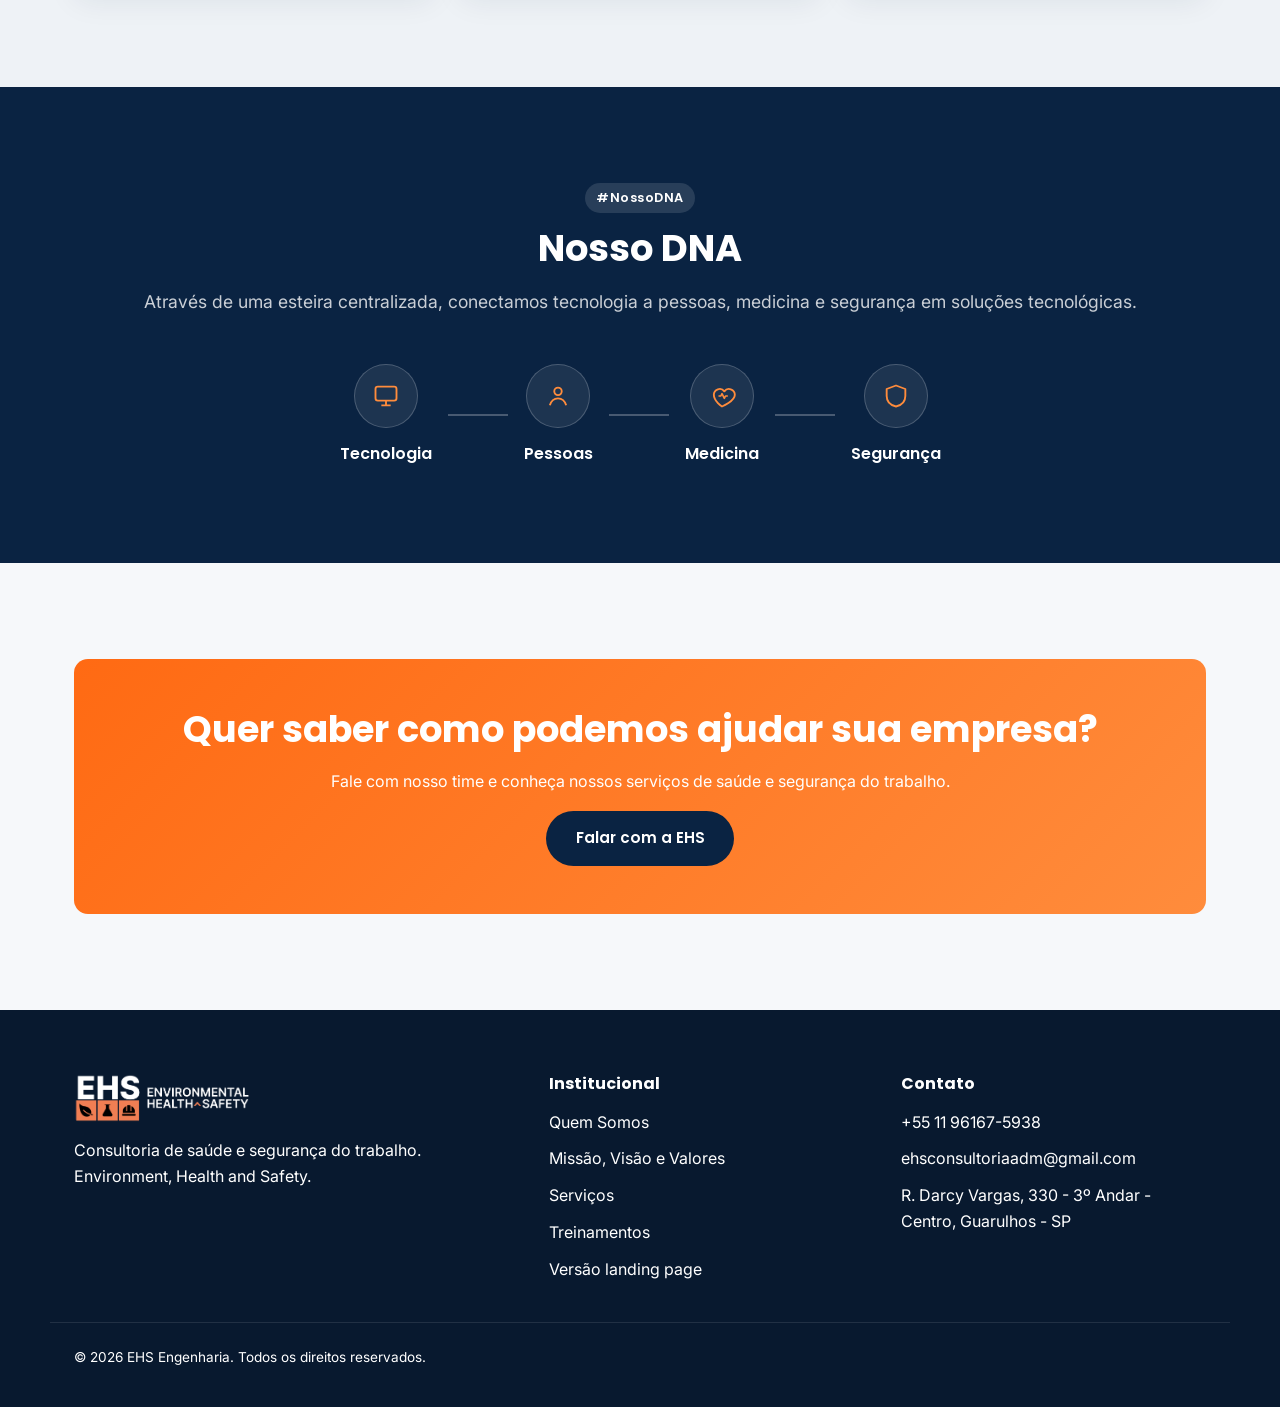
<file: ehs-engenharia/sobre.html>
<!DOCTYPE html>
<html lang="pt-BR">
<head>
<meta charset="UTF-8">
<meta name="viewport" content="width=device-width, initial-scale=1.0">
<title>Quem Somos | EHS Engenharia</title>
<meta name="description" content="Conheça a história, missão, visão, valores e o DNA da EHS Engenharia — especialista em Environment, Health and Safety desde 2007.">
<link rel="preconnect" href="https://fonts.googleapis.com">
<link rel="preconnect" href="https://fonts.gstatic.com" crossorigin>
<link href="https://fonts.googleapis.com/css2?family=Poppins:wght@500;600;700;800&family=Inter:wght@400;500;600;700&display=swap" rel="stylesheet">
<link rel="stylesheet" href="css/style.css">
</head>
<body>

<header class="site-header" id="siteHeader">
  <div class="container header-inner">
    <a href="index.html" class="logo">
      <img src="media/logos/logo-dark-v.png" alt="EHS Engenharia" class="logo-img">
    </a>
    <nav class="main-nav" id="mainNav">
      <ul>
        <li><a href="index.html">Início</a></li>
        <li><a href="sobre.html" class="active">Quem Somos</a></li>
        <li><a href="servicos.html">Serviços</a></li>
        <li><a href="treinamentos.html">Treinamentos</a></li>
        <li><a href="tecnologia.html">Tecnologia</a></li>
        <li><a href="contato.html" class="nav-cta">Fale Conosco</a></li>
      </ul>
    </nav>
    <button class="nav-toggle" id="navToggle" aria-label="Abrir menu" aria-expanded="false">
      <span></span><span></span><span></span>
    </button>
  </div>
</header>

<main>

  <section class="page-hero">
    <div class="container">
      <p class="breadcrumb"><a href="index.html">Início</a> / Quem Somos</p>
      <h1>Quem Somos</h1>
      <p>O divisor de águas em Medicina e Segurança do Trabalho.</p>
    </div>
  </section>

  <section class="section" id="quem-somos">
    <div class="container">
      <span class="tag">#QuemSomos</span>
      <h2>A EHS Engenharia</h2>
      <div class="two-col">
        <div>
          <p class="lead">A EHS Engenharia é uma empresa especializada em EHS — <strong>Environment, Health and Safety</strong> (Meio Ambiente, Saúde e Segurança) — que dispõe de equipe técnica multidisciplinar composta por profissionais qualificados e prontos para oferecer as melhores soluções às demandas de seus clientes.</p>
          <p>Atuamos na elaboração e execução de projetos de segurança, na implementação e acompanhamento de sistemas de gestão, além do mapeamento de processos de trabalho para a elaboração de procedimentos operacionais de empresas dos mais diversos segmentos.</p>
          <p>Nosso ano de início foi 2007. Conhecendo e explorando o mercado, conseguimos sentir as dores, carências e, claro, as oportunidades. Baseados em um processo, juntamos nosso legado e histórico para construir um grande divisor de águas no setor: fomos pioneiros na inovação de uma medicina ocupacional não convencional, representando o marco de um novo conceito e modelo de negócios.</p>
        </div>
        <blockquote class="pull-quote">
          “The Labor's medicine and safety watershed”
          <span>— O divisor de águas em Medicina e Segurança do Trabalho</span>
        </blockquote>
      </div>
    </div>
  </section>

  <section class="section section-alt" id="missao">
    <div class="container">
      <span class="tag">#NossosPrincípios</span>
      <h2>Missão, Visão e Valores</h2>
      <div class="card-grid three">
        <div class="card">
          <div class="card-icon">
            <svg viewBox="0 0 24 24" fill="none"><circle cx="12" cy="12" r="9" stroke="currentColor" stroke-width="1.6"/><circle cx="12" cy="12" r="5" stroke="currentColor" stroke-width="1.6"/><circle cx="12" cy="12" r="1.4" fill="currentColor"/></svg>
          </div>
          <h3>Missão</h3>
          <p>Existimos para promover a saúde, segurança, meio ambiente e a produtividade sustentável aos nossos clientes de forma inovadora e diferenciada, através de conhecimento, qualidade e comprometimento.</p>
        </div>
        <div class="card">
          <div class="card-icon">
            <svg viewBox="0 0 24 24" fill="none"><path d="M2 12s4-7 10-7 10 7 10 7-4 7-10 7-10-7-10-7Z" stroke="currentColor" stroke-width="1.6"/><circle cx="12" cy="12" r="3" stroke="currentColor" stroke-width="1.6"/></svg>
          </div>
          <h3>Visão</h3>
          <p>Ser reconhecida por nossos clientes como seu principal aliado em inovação para desenvolvimento e gestão de seu capital humano.</p>
        </div>
        <div class="card">
          <div class="card-icon">
            <svg viewBox="0 0 24 24" fill="none"><path d="M12 3 4 6v6c0 5 3.5 8 8 9 4.5-1 8-4 8-9V6l-8-3Z" stroke="currentColor" stroke-width="1.6" stroke-linejoin="round"/></svg>
          </div>
          <h3>Valores</h3>
          <p>Responsabilidade, comprometimento e transparência no relacionamento com nossos clientes, mantendo a excelência no atendimento e resolução de problemas.</p>
        </div>
      </div>
    </div>
  </section>

  <section class="section dna">
    <div class="container">
      <span class="tag tag-light">#NossoDNA</span>
      <h2 class="light">Nosso DNA</h2>
      <p class="lead light-sub">Através de uma esteira centralizada, conectamos tecnologia a pessoas, medicina e segurança em soluções tecnológicas.</p>
      <div class="dna-flow">
        <div class="dna-node">
          <span class="dna-icon">
            <svg viewBox="0 0 24 24" fill="none"><rect x="3" y="4" width="18" height="12" rx="2" stroke="currentColor" stroke-width="1.6"/><path d="M8 20h8M12 16v4" stroke="currentColor" stroke-width="1.6"/></svg>
          </span>
          <span>Tecnologia</span>
        </div>
        <div class="dna-line"></div>
        <div class="dna-node">
          <span class="dna-icon">
            <svg viewBox="0 0 24 24" fill="none"><circle cx="12" cy="8" r="3.2" stroke="currentColor" stroke-width="1.6"/><path d="M5 20c1.2-4 4-6 7-6s5.8 2 7 6" stroke="currentColor" stroke-width="1.6"/></svg>
          </span>
          <span>Pessoas</span>
        </div>
        <div class="dna-line"></div>
        <div class="dna-node">
          <span class="dna-icon">
            <svg viewBox="0 0 24 24" fill="none"><path d="M12 21s-7-4.5-7-10a5 5 0 0 1 9-3 5 5 0 0 1 9 3c0 5.5-11 10-11 10Z" stroke="currentColor" stroke-width="1.6" stroke-linejoin="round"/><path d="M9 12h2l1-2 2 4 1-2h2" stroke="currentColor" stroke-width="1.4" stroke-linejoin="round"/></svg>
          </span>
          <span>Medicina</span>
        </div>
        <div class="dna-line"></div>
        <div class="dna-node">
          <span class="dna-icon">
            <svg viewBox="0 0 24 24" fill="none"><path d="M12 3 4 6v6c0 5 3.5 8 8 9 4.5-1 8-4 8-9V6l-8-3Z" stroke="currentColor" stroke-width="1.6" stroke-linejoin="round"/></svg>
          </span>
          <span>Segurança</span>
        </div>
      </div>
    </div>
  </section>

  <section class="section">
    <div class="container">
      <div class="cta-banner">
        <h2>Quer saber como podemos ajudar sua empresa?</h2>
        <p>Fale com nosso time e conheça nossos serviços de saúde e segurança do trabalho.</p>
        <a href="contato.html" class="btn btn-primary">Falar com a EHS</a>
      </div>
    </div>
  </section>

</main>

<footer class="site-footer">
  <div class="container footer-grid">
    <div>
      <a href="index.html" class="logo footer-logo">
        <img src="media/logos/logo-light-v.png" alt="EHS Engenharia" class="logo-img">
      </a>
      <p>Consultoria de saúde e segurança do trabalho. Environment, Health and Safety.</p>
    </div>
    <div>
      <h4>Institucional</h4>
      <ul>
        <li><a href="sobre.html">Quem Somos</a></li>
        <li><a href="sobre.html#missao">Missão, Visão e Valores</a></li>
        <li><a href="servicos.html">Serviços</a></li>
        <li><a href="treinamentos.html">Treinamentos</a></li>
        <li><a href="landingpage.html">Versão landing page</a></li>
      </ul>
    </div>
    <div>
      <h4>Contato</h4>
      <ul>
        <li><a href="https://wa.me/5511961675938" target="_blank" rel="noopener">+55 11 96167-5938</a></li>
        <li><a href="mailto:ehsconsultoriaadm@gmail.com">ehsconsultoriaadm@gmail.com</a></li>
        <li>R. Darcy Vargas, 330 - 3º Andar - Centro, Guarulhos - SP</li>
      </ul>
    </div>
  </div>
  <div class="container footer-bottom">
    <p>&copy; <span id="year"></span> EHS Engenharia. Todos os direitos reservados.</p>
  </div>
</footer>

  <!-- ===== THEME CUSTOMIZER (DEV ONLY) ===== -->
  <a href="https://wa.me/5511961675938" target="_blank" rel="noopener" class="whatsapp-float" aria-label="Fale no WhatsApp">
    <svg viewBox="0 0 24 24" fill="currentColor">
      <path d="M17.5 14.4c-.3-.1-1.7-.9-2-1-.3-.1-.5-.1-.7.1-.2.3-.8 1-.9 1.1-.2.2-.3.2-.6.1-.3-.1-1.2-.5-2.3-1.5-.9-.8-1.4-1.7-1.6-2-.2-.3 0-.5.1-.6.1-.1.3-.3.4-.5.1-.1.2-.3.3-.4.1-.2 0-.3 0-.5 0-.1-.7-1.7-1-2.3-.2-.6-.5-.5-.7-.5h-.6c-.2 0-.5.1-.8.4-.3.3-1 1-1 2.4s1 2.8 1.2 3c.1.2 2 3 4.8 4.3.7.3 1.2.5 1.6.6.7.2 1.3.2 1.8.1.5-.1 1.7-.7 1.9-1.4.2-.6.2-1.2.2-1.3-.1-.1-.3-.2-.6-.3Z"/>
      <path d="M12 2a10 10 0 0 0-8.6 15L2 22l5.2-1.4A10 10 0 1 0 12 2Zm0 18.2c-1.6 0-3.2-.4-4.5-1.2l-.3-.2-3.1.8.8-3-.2-.3a8.2 8.2 0 1 1 7.3 3.9Z"/>
    </svg>
  </a>

  <button class="theme-toggle" id="themeToggle" aria-label="Customizar tema">
    <svg viewBox="0 0 24 24" fill="none" stroke="currentColor" stroke-width="2">
      <path d="M12 8a4 4 0 1 0 0 8 4 4 0 0 0 0-8Z"/>
      <path d="M19.4 13.5a1.7 1.7 0 0 0 .34 1.87l.06.06a2 2 0 1 1-2.83 2.83l-.06-.06a1.7 1.7 0 0 0-1.87-.34 1.7 1.7 0 0 0-1.04 1.56V19.6a2 2 0 1 1-4 0v-.09a1.7 1.7 0 0 0-1.04-1.56 1.7 1.7 0 0 0-1.87.34l-.06.06a2 2 0 1 1-2.83-2.83l.06-.06a1.7 1.7 0 0 0 .34-1.87 1.7 1.7 0 0 0-1.56-1.04H2.4a2 2 0 1 1 0-4h.09a1.7 1.7 0 0 0 1.56-1.04 1.7 1.7 0 0 0-.34-1.87l-.06-.06a2 2 0 1 1 2.83-2.83l.06.06a1.7 1.7 0 0 0 1.87.34H8.5a1.7 1.7 0 0 0 1.04-1.56V2.4a2 2 0 1 1 4 0v.09a1.7 1.7 0 0 0 1.04 1.56 1.7 1.7 0 0 0 1.87-.34l.06-.06a2 2 0 1 1 2.83 2.83l-.06.06a1.7 1.7 0 0 0-.34 1.87V8.5a1.7 1.7 0 0 0 1.56 1.04h.09a2 2 0 1 1 0 4h-.09a1.7 1.7 0 0 0-1.56 1.04Z"/>
    </svg>
  </button>

  <div class="theme-panel" id="themePanel">
    <div class="theme-panel-header">
      <h3>Tema</h3>
      <button class="theme-panel-close" id="themePanelClose">&times;</button>
    </div>
    <div class="theme-panel-content">
      <div class="theme-group">
        <h4>Logo</h4>
        <div class="logo-picker">
          <button type="button" class="logo-option swatch-dark" data-logo="media/logos/logo-light-v.png"><img src="media/logos/logo-light-v.png" alt="Claro vertical"></button>
          <button type="button" class="logo-option swatch-dark" data-logo="media/logos/logo-light-h.png"><img src="media/logos/logo-light-h.png" alt="Claro horizontal"></button>
          <button type="button" class="logo-option swatch-light" data-logo="media/logos/logo-dark-v.png"><img src="media/logos/logo-dark-v.png" alt="Escuro vertical"></button>
          <button type="button" class="logo-option swatch-light" data-logo="media/logos/logo-dark-h.png"><img src="media/logos/logo-dark-h.png" alt="Escuro horizontal"></button>
        </div>
      </div>
      <div class="theme-group">
        <h4>1. Header</h4>
        <div class="control-row">
          <div class="control-group">
            <label for="colorHeaderBg">Bg</label>
            <input type="color" id="colorHeaderBg" class="color-input" value="#0A2342" data-var="--header-bg">
          </div>
          <div class="control-group">
            <label for="colorHeaderText">Cor texto</label>
            <input type="color" id="colorHeaderText" class="color-input" value="#FFFFFF" data-var="--header-text">
          </div>
        </div>
      </div>
      <div class="theme-group">
        <h4>2. Hero</h4>
        <div class="control-row">
          <div class="control-group">
            <label for="colorHeroBg">Bg</label>
            <input type="color" id="colorHeroBg" class="color-input" value="#0A2342" data-var="--hero-bg">
          </div>
          <div class="control-group">
            <label for="colorHeroText">Cor texto</label>
            <input type="color" id="colorHeroText" class="color-input" value="#FFFFFF" data-var="--hero-text">
          </div>
        </div>
      </div>
      <div class="theme-group">
        <h4>3. Seções A</h4>
        <div class="control-row">
          <div class="control-group">
            <label for="colorBg">Bg</label>
            <input type="color" id="colorBg" class="color-input" value="#F6F8FA" data-var="--bg">
          </div>
          <div class="control-group">
            <label for="colorSectionAText">Cor texto</label>
            <input type="color" id="colorSectionAText" class="color-input" value="#0A2342" data-var="--section-a-text">
          </div>
        </div>
      </div>
      <div class="theme-group">
        <h4>4. Seções B</h4>
        <div class="control-row">
          <div class="control-group">
            <label for="colorSectionAlt">Bg</label>
            <input type="color" id="colorSectionAlt" class="color-input" value="#EEF2F6" data-var="--section-alt-bg">
          </div>
          <div class="control-group">
            <label for="colorSectionBText">Cor texto</label>
            <input type="color" id="colorSectionBText" class="color-input" value="#0A2342" data-var="--section-b-text">
          </div>
        </div>
      </div>
      <div class="theme-group">
        <h4>5. Faixa "Empresas confiam"</h4>
        <div class="control-row">
          <div class="control-group">
            <label for="colorTrustBg">Bg</label>
            <input type="color" id="colorTrustBg" class="color-input" value="#0A2342" data-var="--trust-bg">
          </div>
          <div class="control-group">
            <label for="colorTrustText">Cor texto</label>
            <input type="color" id="colorTrustText" class="color-input" value="#FFFFFF" data-var="--trust-text">
          </div>
        </div>
      </div>
      <div class="theme-group">
        <h4>6. Rodapé</h4>
        <div class="control-row">
          <div class="control-group">
            <label for="colorFooterBg">Bg</label>
            <input type="color" id="colorFooterBg" class="color-input" value="#08192f" data-var="--footer-bg">
          </div>
          <div class="control-group">
            <label for="colorFooterText">Cor texto</label>
            <input type="color" id="colorFooterText" class="color-input" value="#FFFFFF" data-var="--footer-text">
          </div>
        </div>
      </div>
      <div class="theme-group">
        <h4>Cores de destaque</h4>
        <div class="control-row">
          <div class="control-group">
            <label for="colorNavy">Navy</label>
            <input type="color" id="colorNavy" class="color-input" value="#0A2342" data-var="--navy">
          </div>
          <div class="control-group">
            <label for="colorOrange">Orange</label>
            <input type="color" id="colorOrange" class="color-input" value="#FF6A13" data-var="--orange">
          </div>
          <div class="control-group">
            <label for="colorGreen">Green</label>
            <input type="color" id="colorGreen" class="color-input" value="#1E9E62" data-var="--green">
          </div>
          <div class="control-group">
            <label for="colorText">Texto padrão</label>
            <input type="color" id="colorText" class="color-input" value="#101820" data-var="--text">
          </div>
        </div>
      </div>
      <button id="resetTheme" class="reset-btn">Resetar Tema</button>
    </div>
  </div>

  <script src="js/theme-customizer.js"></script>

  <script src="js/script.js"></script>
</body>
</html>
</file>
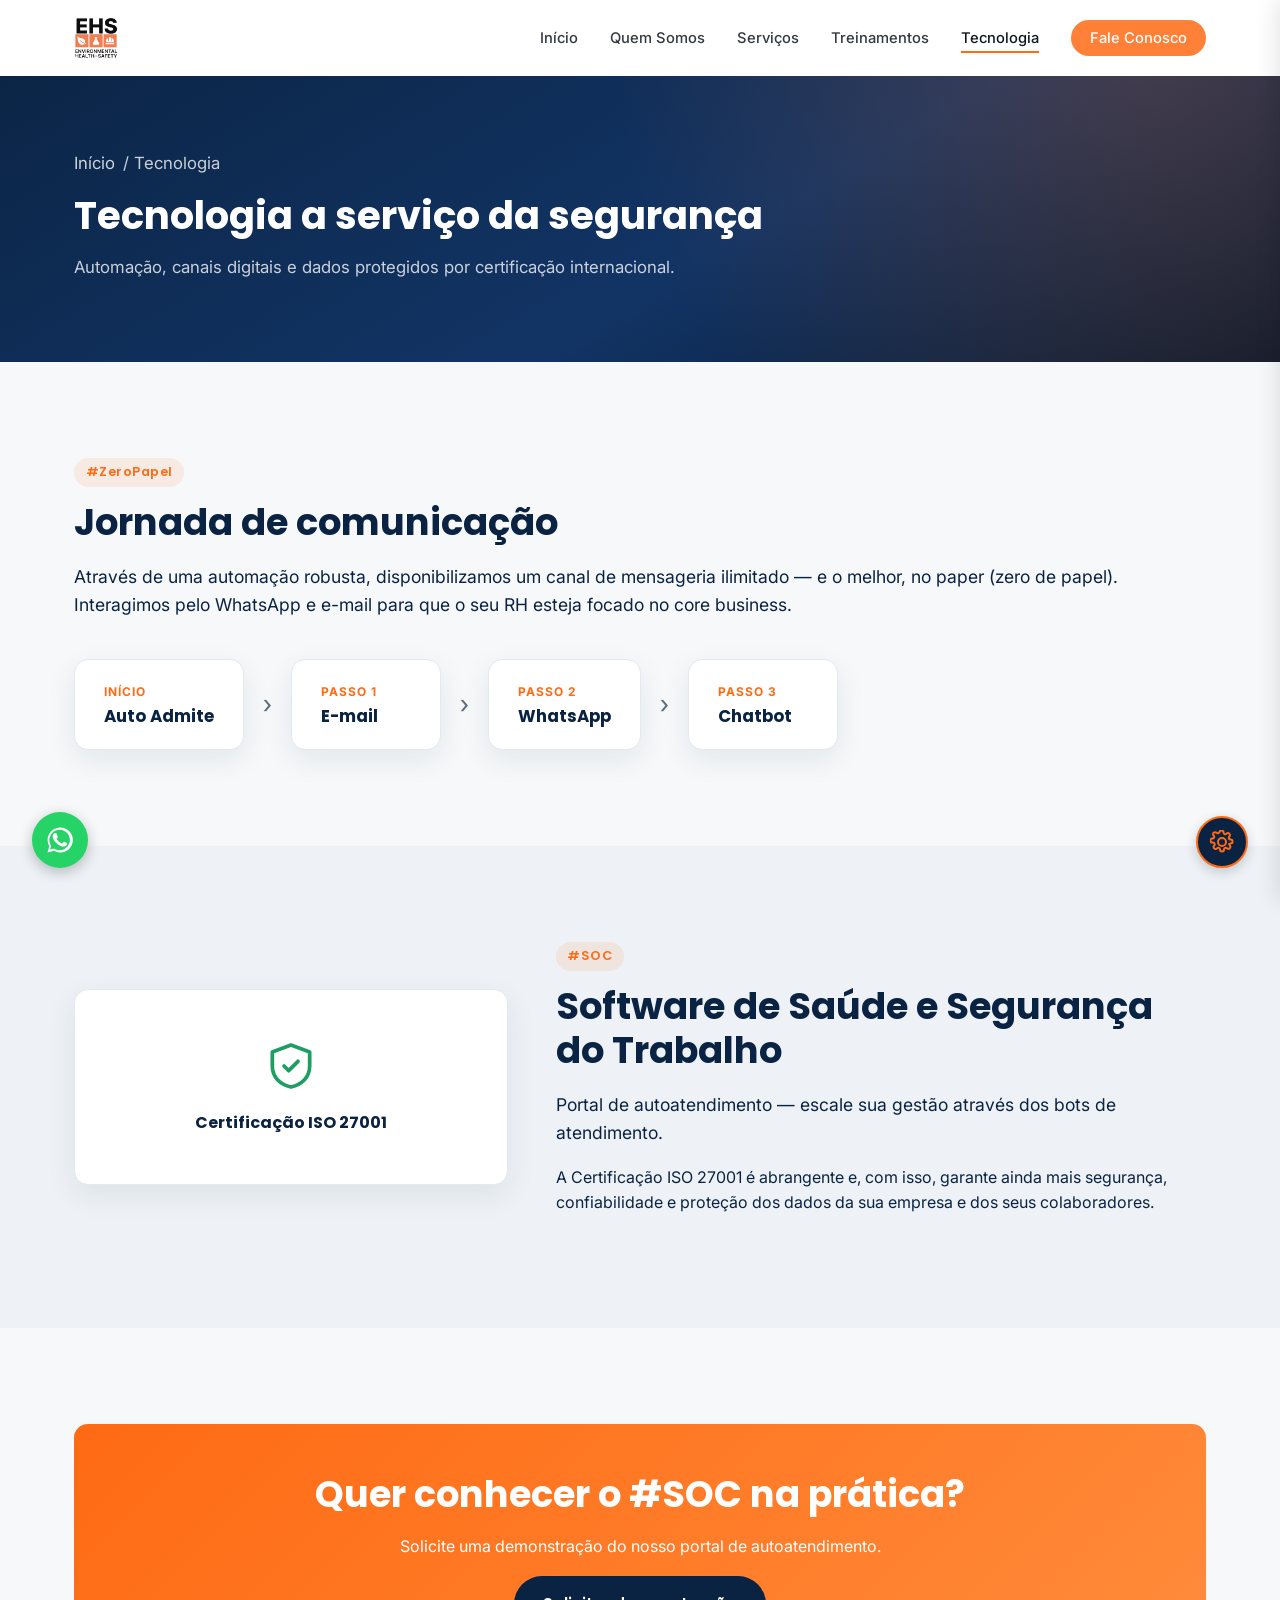
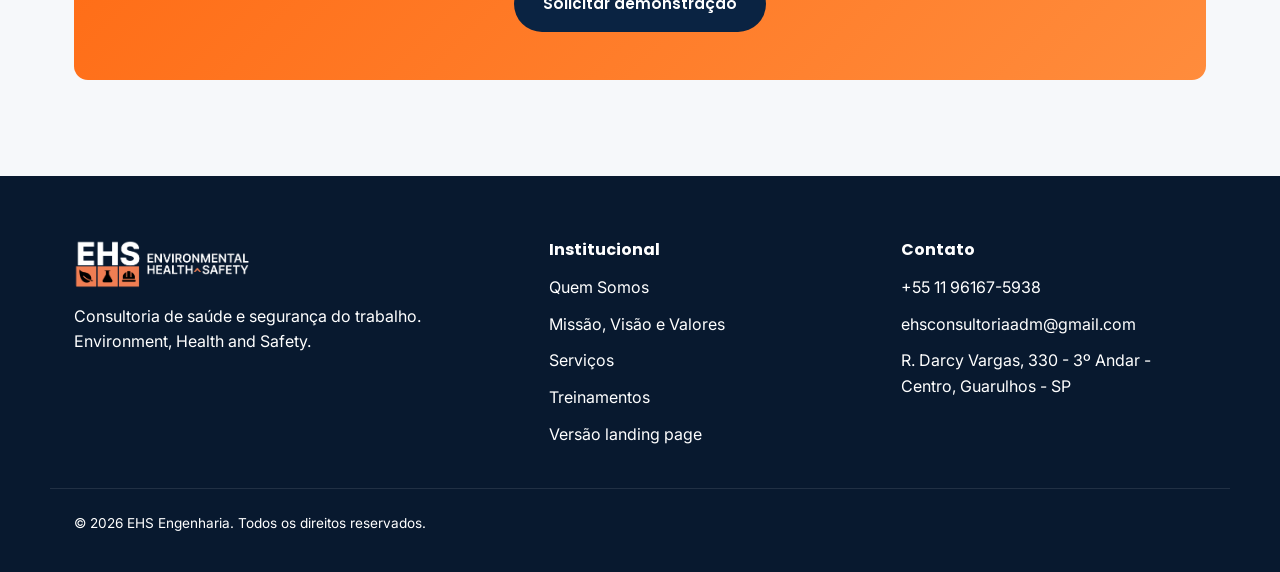
<file: ehs-engenharia/tecnologia.html>
<!DOCTYPE html>
<html lang="pt-BR">
<head>
<meta charset="UTF-8">
<meta name="viewport" content="width=device-width, initial-scale=1.0">
<title>Tecnologia | EHS Engenharia</title>
<meta name="description" content="#SOC — Software de Saúde e Segurança do Trabalho da EHS Engenharia. Portal de autoatendimento, automação via WhatsApp e chatbot, certificação ISO 27001.">
<link rel="preconnect" href="https://fonts.googleapis.com">
<link rel="preconnect" href="https://fonts.gstatic.com" crossorigin>
<link href="https://fonts.googleapis.com/css2?family=Poppins:wght@500;600;700;800&family=Inter:wght@400;500;600;700&display=swap" rel="stylesheet">
<link rel="stylesheet" href="css/style.css">
</head>
<body>

<header class="site-header" id="siteHeader">
  <div class="container header-inner">
    <a href="index.html" class="logo">
      <img src="media/logos/logo-dark-v.png" alt="EHS Engenharia" class="logo-img">
    </a>
    <nav class="main-nav" id="mainNav">
      <ul>
        <li><a href="index.html">Início</a></li>
        <li><a href="sobre.html">Quem Somos</a></li>
        <li><a href="servicos.html">Serviços</a></li>
        <li><a href="treinamentos.html">Treinamentos</a></li>
        <li><a href="tecnologia.html" class="active">Tecnologia</a></li>
        <li><a href="contato.html" class="nav-cta">Fale Conosco</a></li>
      </ul>
    </nav>
    <button class="nav-toggle" id="navToggle" aria-label="Abrir menu" aria-expanded="false">
      <span></span><span></span><span></span>
    </button>
  </div>
</header>

<main>

  <section class="page-hero">
    <div class="container">
      <p class="breadcrumb"><a href="index.html">Início</a> / Tecnologia</p>
      <h1>Tecnologia a serviço da segurança</h1>
      <p>Automação, canais digitais e dados protegidos por certificação internacional.</p>
    </div>
  </section>

  <section class="section" id="zero-papel">
    <div class="container">
      <span class="tag">#ZeroPapel</span>
      <h2>Jornada de comunicação</h2>
      <p class="lead">Através de uma automação robusta, disponibilizamos um canal de mensageria ilimitado — e o melhor, no paper (zero de papel). Interagimos pelo WhatsApp e e-mail para que o seu RH esteja focado no core business.</p>
      <div class="journey">
        <div class="journey-step">
          <span class="journey-index">Início</span>
          <h4>Auto Admite</h4>
        </div>
        <div class="journey-arrow">›</div>
        <div class="journey-step">
          <span class="journey-index">Passo 1</span>
          <h4>E-mail</h4>
        </div>
        <div class="journey-arrow">›</div>
        <div class="journey-step">
          <span class="journey-index">Passo 2</span>
          <h4>WhatsApp</h4>
        </div>
        <div class="journey-arrow">›</div>
        <div class="journey-step">
          <span class="journey-index">Passo 3</span>
          <h4>Chatbot</h4>
        </div>
      </div>
    </div>
  </section>

  <section class="section section-alt tech">
    <div class="container two-col reverse">
      <div class="tech-visual">
        <div class="tech-badge">
          <svg viewBox="0 0 24 24" fill="none"><path d="M12 3 4 6v6c0 5 3.5 8 8 9 4.5-1 8-4 8-9V6l-8-3Z" stroke="currentColor" stroke-width="1.6" stroke-linejoin="round"/><path d="m9 12 2 2 4-4" stroke="currentColor" stroke-width="1.6" stroke-linejoin="round" stroke-linecap="round"/></svg>
          <span>Certificação ISO 27001</span>
        </div>
      </div>
      <div>
        <span class="tag">#SOC</span>
        <h2>Software de Saúde e Segurança do Trabalho</h2>
        <p class="lead">Portal de autoatendimento — escale sua gestão através dos bots de atendimento.</p>
        <p>A Certificação ISO 27001 é abrangente e, com isso, garante ainda mais segurança, confiabilidade e proteção dos dados da sua empresa e dos seus colaboradores.</p>
      </div>
    </div>
  </section>

  <section class="section">
    <div class="container">
      <div class="cta-banner">
        <h2>Quer conhecer o #SOC na prática?</h2>
        <p>Solicite uma demonstração do nosso portal de autoatendimento.</p>
        <a href="contato.html" class="btn btn-primary">Solicitar demonstração</a>
      </div>
    </div>
  </section>

</main>

<footer class="site-footer">
  <div class="container footer-grid">
    <div>
      <a href="index.html" class="logo footer-logo">
        <img src="media/logos/logo-light-v.png" alt="EHS Engenharia" class="logo-img">
      </a>
      <p>Consultoria de saúde e segurança do trabalho. Environment, Health and Safety.</p>
    </div>
    <div>
      <h4>Institucional</h4>
      <ul>
        <li><a href="sobre.html">Quem Somos</a></li>
        <li><a href="sobre.html#missao">Missão, Visão e Valores</a></li>
        <li><a href="servicos.html">Serviços</a></li>
        <li><a href="treinamentos.html">Treinamentos</a></li>
        <li><a href="landingpage.html">Versão landing page</a></li>
      </ul>
    </div>
    <div>
      <h4>Contato</h4>
      <ul>
        <li><a href="https://wa.me/5511961675938" target="_blank" rel="noopener">+55 11 96167-5938</a></li>
        <li><a href="mailto:ehsconsultoriaadm@gmail.com">ehsconsultoriaadm@gmail.com</a></li>
        <li>R. Darcy Vargas, 330 - 3º Andar - Centro, Guarulhos - SP</li>
      </ul>
    </div>
  </div>
  <div class="container footer-bottom">
    <p>&copy; <span id="year"></span> EHS Engenharia. Todos os direitos reservados.</p>
  </div>
</footer>

  <!-- ===== THEME CUSTOMIZER (DEV ONLY) ===== -->
  <a href="https://wa.me/5511961675938" target="_blank" rel="noopener" class="whatsapp-float" aria-label="Fale no WhatsApp">
    <svg viewBox="0 0 24 24" fill="currentColor">
      <path d="M17.5 14.4c-.3-.1-1.7-.9-2-1-.3-.1-.5-.1-.7.1-.2.3-.8 1-.9 1.1-.2.2-.3.2-.6.1-.3-.1-1.2-.5-2.3-1.5-.9-.8-1.4-1.7-1.6-2-.2-.3 0-.5.1-.6.1-.1.3-.3.4-.5.1-.1.2-.3.3-.4.1-.2 0-.3 0-.5 0-.1-.7-1.7-1-2.3-.2-.6-.5-.5-.7-.5h-.6c-.2 0-.5.1-.8.4-.3.3-1 1-1 2.4s1 2.8 1.2 3c.1.2 2 3 4.8 4.3.7.3 1.2.5 1.6.6.7.2 1.3.2 1.8.1.5-.1 1.7-.7 1.9-1.4.2-.6.2-1.2.2-1.3-.1-.1-.3-.2-.6-.3Z"/>
      <path d="M12 2a10 10 0 0 0-8.6 15L2 22l5.2-1.4A10 10 0 1 0 12 2Zm0 18.2c-1.6 0-3.2-.4-4.5-1.2l-.3-.2-3.1.8.8-3-.2-.3a8.2 8.2 0 1 1 7.3 3.9Z"/>
    </svg>
  </a>

  <button class="theme-toggle" id="themeToggle" aria-label="Customizar tema">
    <svg viewBox="0 0 24 24" fill="none" stroke="currentColor" stroke-width="2">
      <path d="M12 8a4 4 0 1 0 0 8 4 4 0 0 0 0-8Z"/>
      <path d="M19.4 13.5a1.7 1.7 0 0 0 .34 1.87l.06.06a2 2 0 1 1-2.83 2.83l-.06-.06a1.7 1.7 0 0 0-1.87-.34 1.7 1.7 0 0 0-1.04 1.56V19.6a2 2 0 1 1-4 0v-.09a1.7 1.7 0 0 0-1.04-1.56 1.7 1.7 0 0 0-1.87.34l-.06.06a2 2 0 1 1-2.83-2.83l.06-.06a1.7 1.7 0 0 0 .34-1.87 1.7 1.7 0 0 0-1.56-1.04H2.4a2 2 0 1 1 0-4h.09a1.7 1.7 0 0 0 1.56-1.04 1.7 1.7 0 0 0-.34-1.87l-.06-.06a2 2 0 1 1 2.83-2.83l.06.06a1.7 1.7 0 0 0 1.87.34H8.5a1.7 1.7 0 0 0 1.04-1.56V2.4a2 2 0 1 1 4 0v.09a1.7 1.7 0 0 0 1.04 1.56 1.7 1.7 0 0 0 1.87-.34l.06-.06a2 2 0 1 1 2.83 2.83l-.06.06a1.7 1.7 0 0 0-.34 1.87V8.5a1.7 1.7 0 0 0 1.56 1.04h.09a2 2 0 1 1 0 4h-.09a1.7 1.7 0 0 0-1.56 1.04Z"/>
    </svg>
  </button>

  <div class="theme-panel" id="themePanel">
    <div class="theme-panel-header">
      <h3>Tema</h3>
      <button class="theme-panel-close" id="themePanelClose">&times;</button>
    </div>
    <div class="theme-panel-content">
      <div class="theme-group">
        <h4>Logo</h4>
        <div class="logo-picker">
          <button type="button" class="logo-option swatch-dark" data-logo="media/logos/logo-light-v.png"><img src="media/logos/logo-light-v.png" alt="Claro vertical"></button>
          <button type="button" class="logo-option swatch-dark" data-logo="media/logos/logo-light-h.png"><img src="media/logos/logo-light-h.png" alt="Claro horizontal"></button>
          <button type="button" class="logo-option swatch-light" data-logo="media/logos/logo-dark-v.png"><img src="media/logos/logo-dark-v.png" alt="Escuro vertical"></button>
          <button type="button" class="logo-option swatch-light" data-logo="media/logos/logo-dark-h.png"><img src="media/logos/logo-dark-h.png" alt="Escuro horizontal"></button>
        </div>
      </div>
      <div class="theme-group">
        <h4>1. Header</h4>
        <div class="control-row">
          <div class="control-group">
            <label for="colorHeaderBg">Bg</label>
            <input type="color" id="colorHeaderBg" class="color-input" value="#0A2342" data-var="--header-bg">
          </div>
          <div class="control-group">
            <label for="colorHeaderText">Cor texto</label>
            <input type="color" id="colorHeaderText" class="color-input" value="#FFFFFF" data-var="--header-text">
          </div>
        </div>
      </div>
      <div class="theme-group">
        <h4>2. Hero</h4>
        <div class="control-row">
          <div class="control-group">
            <label for="colorHeroBg">Bg</label>
            <input type="color" id="colorHeroBg" class="color-input" value="#0A2342" data-var="--hero-bg">
          </div>
          <div class="control-group">
            <label for="colorHeroText">Cor texto</label>
            <input type="color" id="colorHeroText" class="color-input" value="#FFFFFF" data-var="--hero-text">
          </div>
        </div>
      </div>
      <div class="theme-group">
        <h4>3. Seções A</h4>
        <div class="control-row">
          <div class="control-group">
            <label for="colorBg">Bg</label>
            <input type="color" id="colorBg" class="color-input" value="#F6F8FA" data-var="--bg">
          </div>
          <div class="control-group">
            <label for="colorSectionAText">Cor texto</label>
            <input type="color" id="colorSectionAText" class="color-input" value="#0A2342" data-var="--section-a-text">
          </div>
        </div>
      </div>
      <div class="theme-group">
        <h4>4. Seções B</h4>
        <div class="control-row">
          <div class="control-group">
            <label for="colorSectionAlt">Bg</label>
            <input type="color" id="colorSectionAlt" class="color-input" value="#EEF2F6" data-var="--section-alt-bg">
          </div>
          <div class="control-group">
            <label for="colorSectionBText">Cor texto</label>
            <input type="color" id="colorSectionBText" class="color-input" value="#0A2342" data-var="--section-b-text">
          </div>
        </div>
      </div>
      <div class="theme-group">
        <h4>5. Faixa "Empresas confiam"</h4>
        <div class="control-row">
          <div class="control-group">
            <label for="colorTrustBg">Bg</label>
            <input type="color" id="colorTrustBg" class="color-input" value="#0A2342" data-var="--trust-bg">
          </div>
          <div class="control-group">
            <label for="colorTrustText">Cor texto</label>
            <input type="color" id="colorTrustText" class="color-input" value="#FFFFFF" data-var="--trust-text">
          </div>
        </div>
      </div>
      <div class="theme-group">
        <h4>6. Rodapé</h4>
        <div class="control-row">
          <div class="control-group">
            <label for="colorFooterBg">Bg</label>
            <input type="color" id="colorFooterBg" class="color-input" value="#08192f" data-var="--footer-bg">
          </div>
          <div class="control-group">
            <label for="colorFooterText">Cor texto</label>
            <input type="color" id="colorFooterText" class="color-input" value="#FFFFFF" data-var="--footer-text">
          </div>
        </div>
      </div>
      <div class="theme-group">
        <h4>Cores de destaque</h4>
        <div class="control-row">
          <div class="control-group">
            <label for="colorNavy">Navy</label>
            <input type="color" id="colorNavy" class="color-input" value="#0A2342" data-var="--navy">
          </div>
          <div class="control-group">
            <label for="colorOrange">Orange</label>
            <input type="color" id="colorOrange" class="color-input" value="#FF6A13" data-var="--orange">
          </div>
          <div class="control-group">
            <label for="colorGreen">Green</label>
            <input type="color" id="colorGreen" class="color-input" value="#1E9E62" data-var="--green">
          </div>
          <div class="control-group">
            <label for="colorText">Texto padrão</label>
            <input type="color" id="colorText" class="color-input" value="#101820" data-var="--text">
          </div>
        </div>
      </div>
      <button id="resetTheme" class="reset-btn">Resetar Tema</button>
    </div>
  </div>

  <script src="js/theme-customizer.js"></script>

  <script src="js/script.js"></script>
</body>
</html>
</file>
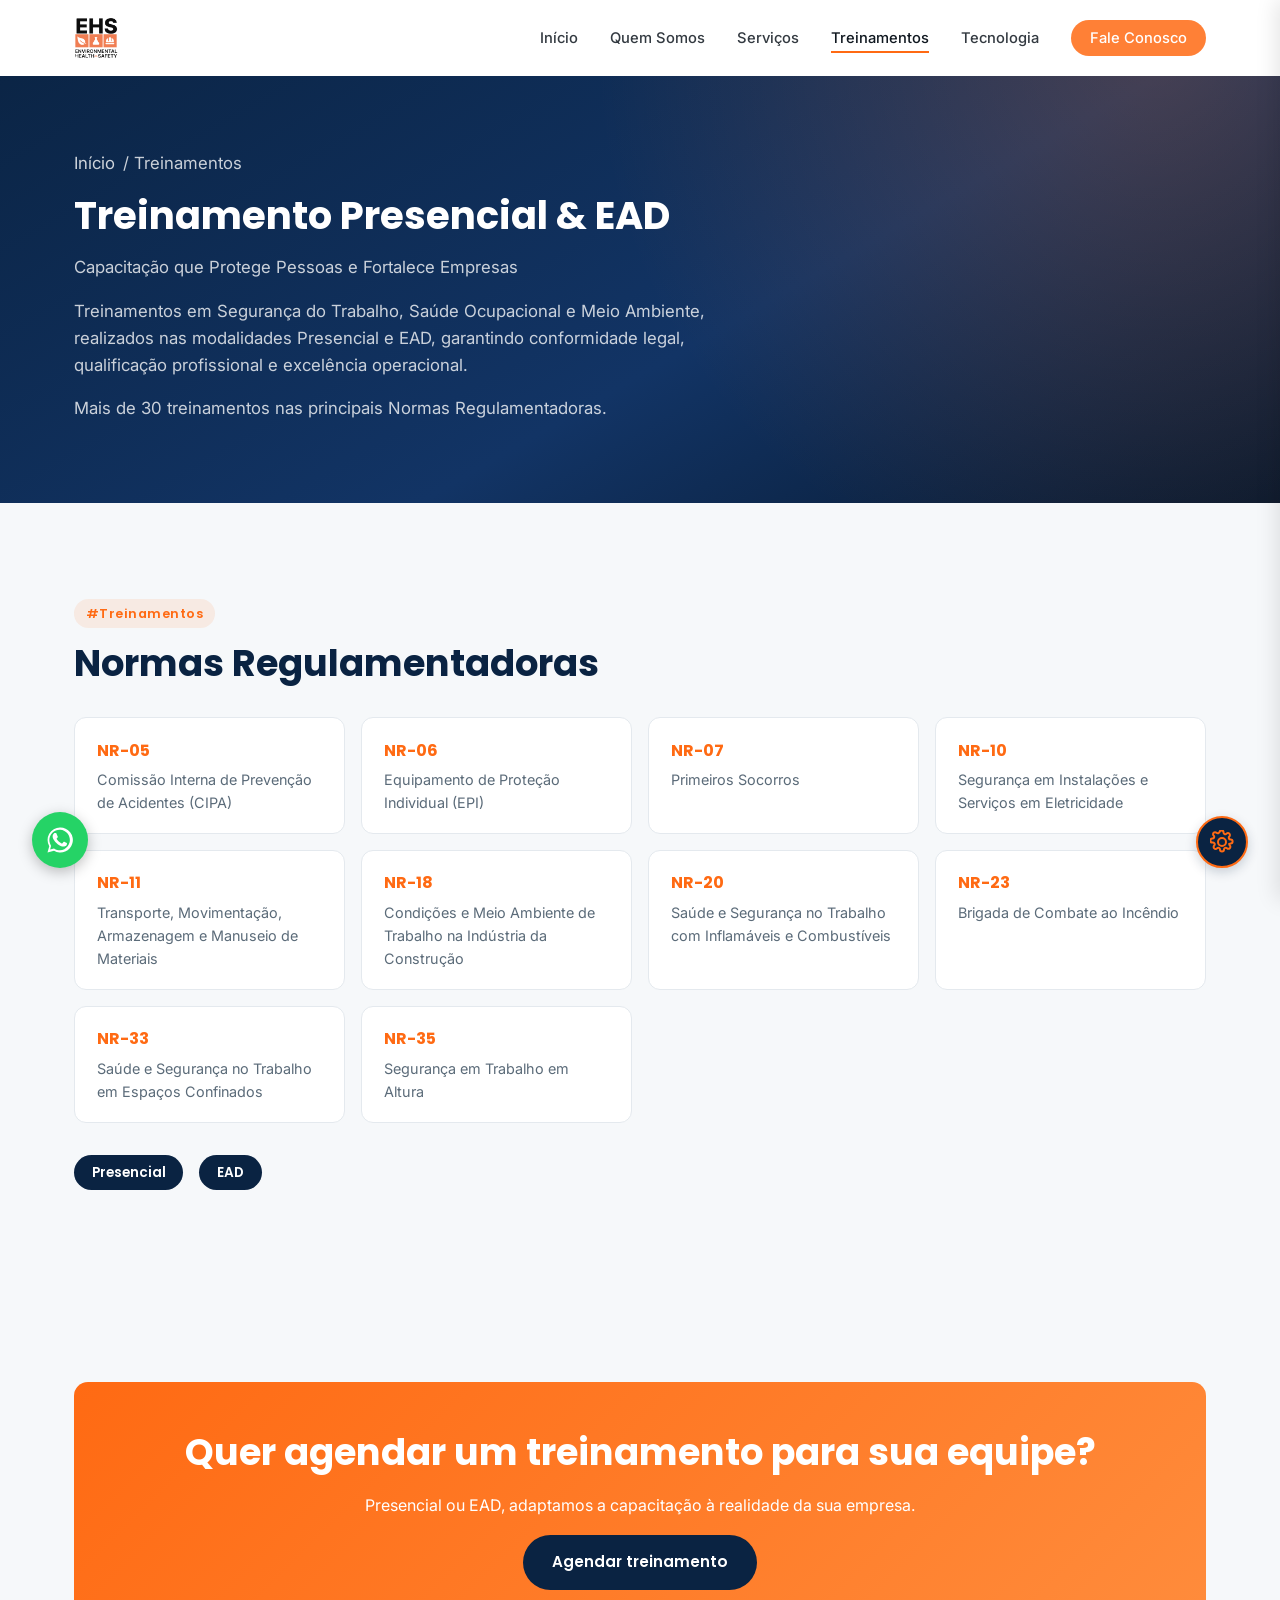
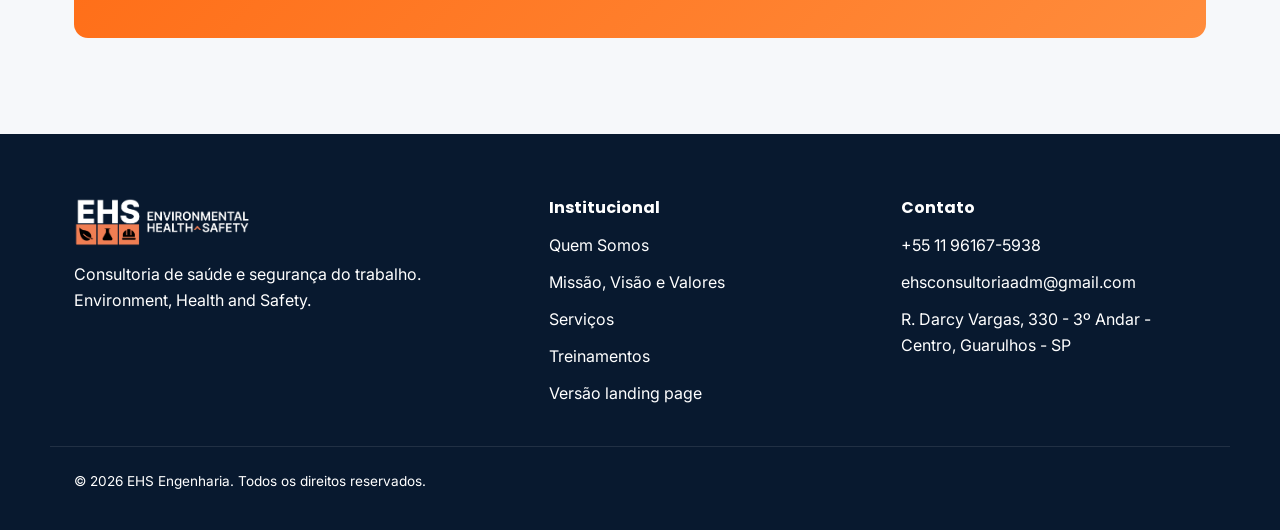
<file: ehs-engenharia/treinamentos.html>
<!DOCTYPE html>
<html lang="pt-BR">
<head>
<meta charset="UTF-8">
<meta name="viewport" content="width=device-width, initial-scale=1.0">
<title>Treinamentos | EHS Engenharia</title>
<meta name="description" content="Treinamentos presenciais e EAD em Normas Regulamentadoras: NR-05, NR-06, NR-07, NR-10, NR-11, NR-18, NR-20, NR-23, NR-33 e NR-35.">
<link rel="preconnect" href="https://fonts.googleapis.com">
<link rel="preconnect" href="https://fonts.gstatic.com" crossorigin>
<link href="https://fonts.googleapis.com/css2?family=Poppins:wght@500;600;700;800&family=Inter:wght@400;500;600;700&display=swap" rel="stylesheet">
<link rel="stylesheet" href="css/style.css">
</head>
<body>

<header class="site-header" id="siteHeader">
  <div class="container header-inner">
    <a href="index.html" class="logo">
      <img src="media/logos/logo-dark-v.png" alt="EHS Engenharia" class="logo-img">
    </a>
    <nav class="main-nav" id="mainNav">
      <ul>
        <li><a href="index.html">Início</a></li>
        <li><a href="sobre.html">Quem Somos</a></li>
        <li><a href="servicos.html">Serviços</a></li>
        <li><a href="treinamentos.html" class="active">Treinamentos</a></li>
        <li><a href="tecnologia.html">Tecnologia</a></li>
        <li><a href="contato.html" class="nav-cta">Fale Conosco</a></li>
      </ul>
    </nav>
    <button class="nav-toggle" id="navToggle" aria-label="Abrir menu" aria-expanded="false">
      <span></span><span></span><span></span>
    </button>
  </div>
</header>

<main>

  <section class="page-hero">
    <div class="container">
      <p class="breadcrumb"><a href="index.html">Início</a> / Treinamentos</p>
      <h1>Treinamento Presencial &amp; EAD</h1>
      <p class="lead">Capacitação que Protege Pessoas e Fortalece Empresas</p>
      <p>Treinamentos em Segurança do Trabalho, Saúde Ocupacional e Meio Ambiente, realizados nas modalidades
        Presencial e EAD, garantindo conformidade legal, qualificação profissional e excelência operacional.</p>
      <p>Mais de 30 treinamentos nas principais Normas Regulamentadoras.</p>
    </div>
  </section>

  <section class="section">
    <div class="container">
      <span class="tag">#Treinamentos</span>
      <h2>Normas Regulamentadoras</h2>
      <div class="nr-grid">
        <div class="nr-item"><strong>NR-05</strong><span>Comissão Interna de Prevenção de Acidentes (CIPA)</span></div>
        <div class="nr-item"><strong>NR-06</strong><span>Equipamento de Proteção Individual (EPI)</span></div>
        <div class="nr-item"><strong>NR-07</strong><span>Primeiros Socorros</span></div>
        <div class="nr-item"><strong>NR-10</strong><span>Segurança em Instalações e Serviços em Eletricidade</span></div>
        <div class="nr-item"><strong>NR-11</strong><span>Transporte, Movimentação, Armazenagem e Manuseio de Materiais</span></div>
        <div class="nr-item"><strong>NR-18</strong><span>Condições e Meio Ambiente de Trabalho na Indústria da Construção</span></div>
        <div class="nr-item"><strong>NR-20</strong><span>Saúde e Segurança no Trabalho com Inflamáveis e Combustíveis</span></div>
        <div class="nr-item"><strong>NR-23</strong><span>Brigada de Combate ao Incêndio</span></div>
        <div class="nr-item"><strong>NR-33</strong><span>Saúde e Segurança no Trabalho em Espaços Confinados</span></div>
        <div class="nr-item"><strong>NR-35</strong><span>Segurança em Trabalho em Altura</span></div>
      </div>
      <div class="badges">
        <span class="badge">Presencial</span>
        <span class="badge">EAD</span>
      </div>
    </div>
  </section>

  <section class="section">
    <div class="container">
      <div class="cta-banner">
        <h2>Quer agendar um treinamento para sua equipe?</h2>
        <p>Presencial ou EAD, adaptamos a capacitação à realidade da sua empresa.</p>
        <a href="contato.html" class="btn btn-primary">Agendar treinamento</a>
      </div>
    </div>
  </section>

</main>

<footer class="site-footer">
  <div class="container footer-grid">
    <div>
      <a href="index.html" class="logo footer-logo">
        <img src="media/logos/logo-light-v.png" alt="EHS Engenharia" class="logo-img">
      </a>
      <p>Consultoria de saúde e segurança do trabalho. Environment, Health and Safety.</p>
    </div>
    <div>
      <h4>Institucional</h4>
      <ul>
        <li><a href="sobre.html">Quem Somos</a></li>
        <li><a href="sobre.html#missao">Missão, Visão e Valores</a></li>
        <li><a href="servicos.html">Serviços</a></li>
        <li><a href="treinamentos.html">Treinamentos</a></li>
        <li><a href="landingpage.html">Versão landing page</a></li>
      </ul>
    </div>
    <div>
      <h4>Contato</h4>
      <ul>
        <li><a href="https://wa.me/5511961675938" target="_blank" rel="noopener">+55 11 96167-5938</a></li>
        <li><a href="mailto:ehsconsultoriaadm@gmail.com">ehsconsultoriaadm@gmail.com</a></li>
        <li>R. Darcy Vargas, 330 - 3º Andar - Centro, Guarulhos - SP</li>
      </ul>
    </div>
  </div>
  <div class="container footer-bottom">
    <p>&copy; <span id="year"></span> EHS Engenharia. Todos os direitos reservados.</p>
  </div>
</footer>

  <!-- ===== THEME CUSTOMIZER (DEV ONLY) ===== -->
  <a href="https://wa.me/5511961675938" target="_blank" rel="noopener" class="whatsapp-float" aria-label="Fale no WhatsApp">
    <svg viewBox="0 0 24 24" fill="currentColor">
      <path d="M17.5 14.4c-.3-.1-1.7-.9-2-1-.3-.1-.5-.1-.7.1-.2.3-.8 1-.9 1.1-.2.2-.3.2-.6.1-.3-.1-1.2-.5-2.3-1.5-.9-.8-1.4-1.7-1.6-2-.2-.3 0-.5.1-.6.1-.1.3-.3.4-.5.1-.1.2-.3.3-.4.1-.2 0-.3 0-.5 0-.1-.7-1.7-1-2.3-.2-.6-.5-.5-.7-.5h-.6c-.2 0-.5.1-.8.4-.3.3-1 1-1 2.4s1 2.8 1.2 3c.1.2 2 3 4.8 4.3.7.3 1.2.5 1.6.6.7.2 1.3.2 1.8.1.5-.1 1.7-.7 1.9-1.4.2-.6.2-1.2.2-1.3-.1-.1-.3-.2-.6-.3Z"/>
      <path d="M12 2a10 10 0 0 0-8.6 15L2 22l5.2-1.4A10 10 0 1 0 12 2Zm0 18.2c-1.6 0-3.2-.4-4.5-1.2l-.3-.2-3.1.8.8-3-.2-.3a8.2 8.2 0 1 1 7.3 3.9Z"/>
    </svg>
  </a>

  <button class="theme-toggle" id="themeToggle" aria-label="Customizar tema">
    <svg viewBox="0 0 24 24" fill="none" stroke="currentColor" stroke-width="2">
      <path d="M12 8a4 4 0 1 0 0 8 4 4 0 0 0 0-8Z"/>
      <path d="M19.4 13.5a1.7 1.7 0 0 0 .34 1.87l.06.06a2 2 0 1 1-2.83 2.83l-.06-.06a1.7 1.7 0 0 0-1.87-.34 1.7 1.7 0 0 0-1.04 1.56V19.6a2 2 0 1 1-4 0v-.09a1.7 1.7 0 0 0-1.04-1.56 1.7 1.7 0 0 0-1.87.34l-.06.06a2 2 0 1 1-2.83-2.83l.06-.06a1.7 1.7 0 0 0 .34-1.87 1.7 1.7 0 0 0-1.56-1.04H2.4a2 2 0 1 1 0-4h.09a1.7 1.7 0 0 0 1.56-1.04 1.7 1.7 0 0 0-.34-1.87l-.06-.06a2 2 0 1 1 2.83-2.83l.06.06a1.7 1.7 0 0 0 1.87.34H8.5a1.7 1.7 0 0 0 1.04-1.56V2.4a2 2 0 1 1 4 0v.09a1.7 1.7 0 0 0 1.04 1.56 1.7 1.7 0 0 0 1.87-.34l.06-.06a2 2 0 1 1 2.83 2.83l-.06.06a1.7 1.7 0 0 0-.34 1.87V8.5a1.7 1.7 0 0 0 1.56 1.04h.09a2 2 0 1 1 0 4h-.09a1.7 1.7 0 0 0-1.56 1.04Z"/>
    </svg>
  </button>

  <div class="theme-panel" id="themePanel">
    <div class="theme-panel-header">
      <h3>Tema</h3>
      <button class="theme-panel-close" id="themePanelClose">&times;</button>
    </div>
    <div class="theme-panel-content">
      <div class="theme-group">
        <h4>Logo</h4>
        <div class="logo-picker">
          <button type="button" class="logo-option swatch-dark" data-logo="media/logos/logo-light-v.png"><img src="media/logos/logo-light-v.png" alt="Claro vertical"></button>
          <button type="button" class="logo-option swatch-dark" data-logo="media/logos/logo-light-h.png"><img src="media/logos/logo-light-h.png" alt="Claro horizontal"></button>
          <button type="button" class="logo-option swatch-light" data-logo="media/logos/logo-dark-v.png"><img src="media/logos/logo-dark-v.png" alt="Escuro vertical"></button>
          <button type="button" class="logo-option swatch-light" data-logo="media/logos/logo-dark-h.png"><img src="media/logos/logo-dark-h.png" alt="Escuro horizontal"></button>
        </div>
      </div>
      <div class="theme-group">
        <h4>1. Header</h4>
        <div class="control-row">
          <div class="control-group">
            <label for="colorHeaderBg">Bg</label>
            <input type="color" id="colorHeaderBg" class="color-input" value="#0A2342" data-var="--header-bg">
          </div>
          <div class="control-group">
            <label for="colorHeaderText">Cor texto</label>
            <input type="color" id="colorHeaderText" class="color-input" value="#FFFFFF" data-var="--header-text">
          </div>
        </div>
      </div>
      <div class="theme-group">
        <h4>2. Hero</h4>
        <div class="control-row">
          <div class="control-group">
            <label for="colorHeroBg">Bg</label>
            <input type="color" id="colorHeroBg" class="color-input" value="#0A2342" data-var="--hero-bg">
          </div>
          <div class="control-group">
            <label for="colorHeroText">Cor texto</label>
            <input type="color" id="colorHeroText" class="color-input" value="#FFFFFF" data-var="--hero-text">
          </div>
        </div>
      </div>
      <div class="theme-group">
        <h4>3. Seções A</h4>
        <div class="control-row">
          <div class="control-group">
            <label for="colorBg">Bg</label>
            <input type="color" id="colorBg" class="color-input" value="#F6F8FA" data-var="--bg">
          </div>
          <div class="control-group">
            <label for="colorSectionAText">Cor texto</label>
            <input type="color" id="colorSectionAText" class="color-input" value="#0A2342" data-var="--section-a-text">
          </div>
        </div>
      </div>
      <div class="theme-group">
        <h4>4. Seções B</h4>
        <div class="control-row">
          <div class="control-group">
            <label for="colorSectionAlt">Bg</label>
            <input type="color" id="colorSectionAlt" class="color-input" value="#EEF2F6" data-var="--section-alt-bg">
          </div>
          <div class="control-group">
            <label for="colorSectionBText">Cor texto</label>
            <input type="color" id="colorSectionBText" class="color-input" value="#0A2342" data-var="--section-b-text">
          </div>
        </div>
      </div>
      <div class="theme-group">
        <h4>5. Faixa "Empresas confiam"</h4>
        <div class="control-row">
          <div class="control-group">
            <label for="colorTrustBg">Bg</label>
            <input type="color" id="colorTrustBg" class="color-input" value="#0A2342" data-var="--trust-bg">
          </div>
          <div class="control-group">
            <label for="colorTrustText">Cor texto</label>
            <input type="color" id="colorTrustText" class="color-input" value="#FFFFFF" data-var="--trust-text">
          </div>
        </div>
      </div>
      <div class="theme-group">
        <h4>6. Rodapé</h4>
        <div class="control-row">
          <div class="control-group">
            <label for="colorFooterBg">Bg</label>
            <input type="color" id="colorFooterBg" class="color-input" value="#08192f" data-var="--footer-bg">
          </div>
          <div class="control-group">
            <label for="colorFooterText">Cor texto</label>
            <input type="color" id="colorFooterText" class="color-input" value="#FFFFFF" data-var="--footer-text">
          </div>
        </div>
      </div>
      <div class="theme-group">
        <h4>Cores de destaque</h4>
        <div class="control-row">
          <div class="control-group">
            <label for="colorNavy">Navy</label>
            <input type="color" id="colorNavy" class="color-input" value="#0A2342" data-var="--navy">
          </div>
          <div class="control-group">
            <label for="colorOrange">Orange</label>
            <input type="color" id="colorOrange" class="color-input" value="#FF6A13" data-var="--orange">
          </div>
          <div class="control-group">
            <label for="colorGreen">Green</label>
            <input type="color" id="colorGreen" class="color-input" value="#1E9E62" data-var="--green">
          </div>
          <div class="control-group">
            <label for="colorText">Texto padrão</label>
            <input type="color" id="colorText" class="color-input" value="#101820" data-var="--text">
          </div>
        </div>
      </div>
      <button id="resetTheme" class="reset-btn">Resetar Tema</button>
    </div>
  </div>

  <script src="js/theme-customizer.js"></script>

  <script src="js/script.js"></script>
</body>
</html>
</file>
<file: ehs-engenharia/css/style.css>
:root {
  --navy: #0A2342;
  --navy-2: #123465;
  --navy-3: #08192f;
  --orange: #FF6A13;
  --orange-2: #FF8C3C;
  --green: #1E9E62;
  --bg: #F6F8FA;
  --white: #FFFFFF;
  --text: #101820;
  --muted: #5B6B79;
  --border: #E4E9EE;
  --radius: 14px;
  --shadow: 0 10px 30px rgba(10, 35, 66, .08);
  --font-head: 'Poppins', sans-serif;
  --font-body: 'Inter', sans-serif;
  --hero-bg: #0A2342;
  --header-bg: #FFFFFF;
  --section-alt-bg: #EEF2F6;
  --trust-bg: #0A2342;
  --footer-bg: #08192f;
  --header-text: #101820;
  --hero-text: #FFFFFF;
  --section-a-text: #0A2342;
  --section-b-text: #0A2342;
  --trust-text: #FFFFFF;
  --footer-text: #FFFFFF;
}

*,
*::before,
*::after {
  box-sizing: border-box;
}

html {
  scroll-behavior: smooth;
}

body {
  margin: 0;
  font-family: var(--font-body);
  color: var(--text);
  background: var(--bg);
  line-height: 1.6;
  -webkit-font-smoothing: antialiased;
}

h1,
h2,
h3,
h4 {
  font-family: var(--font-head);
  line-height: 1.2;
  margin: 0 0 .5em;
  color: var(--navy);
}

h1 {
  font-size: clamp(2.1rem, 4.5vw, 2.4rem);
  font-weight: 700;
}

h2 {
  font-size: clamp(1.6rem, 3vw, 2.3rem);
  font-weight: 700;
}

h3 {
  font-size: 1.2rem;
  font-weight: 600;
}

p {
  margin: 0 0 1em;
}

a {
  color: inherit;
  text-decoration: none;
}

ul {
  margin: 0;
  padding: 0;
  list-style: none;
}

img {
  max-width: 100%;
  display: block;
}

.container {
  width: 100%;
  max-width: 1180px;
  margin: 0 auto;
  padding: 0 24px;
}

.tag {
  display: inline-block;
  font-family: var(--font-head);
  font-weight: 600;
  font-size: .8rem;
  letter-spacing: .04em;
  color: var(--orange);
  background: rgba(255, 106, 19, .1);
  padding: .35em .9em;
  border-radius: 999px;
  margin-bottom: 1em;
}

.tag-light {
  background: rgba(255, 255, 255, .12);
  color: var(--trust-text);
}

.lead {
  font-size: 1.1rem;
  color: var(--muted);
}

.light-sub {
  color: var(--trust-text);
  opacity: .78;
}

.light {
  color: var(--trust-text);
}

/* ===== BUTTONS ===== */
.btn {
  display: inline-block;
  padding: .9em 1.8em;
  border-radius: 999px;
  font-weight: 600;
  font-family: var(--font-head);
  font-size: .95rem;
  transition: transform .2s ease, box-shadow .2s ease, background .2s ease;
  border: 2px solid transparent;
  cursor: pointer;
}

.btn-primary {
  background: var(--orange);
  color: #fff;
  box-shadow: 0 8px 20px rgba(255, 106, 19, .35);
}

.btn-primary:hover {
  transform: translateY(-2px);
  box-shadow: 0 12px 26px rgba(255, 106, 19, .45);
}

.btn-ghost {
  border-color: rgba(255, 255, 255, .5);
  color: #fff;
}

.btn-ghost:hover {
  background: rgba(255, 255, 255, .12);
}

.btn-block {
  width: 100%;
  text-align: center;
  border: none;
}

/* ===== HEADER ===== */
.site-header {
  position: fixed;
  top: 0;
  left: 0;
  right: 0;
  z-index: 100;
  background: var(--header-bg);
  backdrop-filter: blur(10px);
  transition: background .3s ease;
}

.header-inner {
  display: flex;
  align-items: center;
  justify-content: space-between;
  height: 76px;
}

.logo {
  display: flex;
  align-items: baseline;
  gap: .4em;
  font-family: var(--font-head);
}

.logo-img {
  height: 42px;
  width: auto;
  display: block;
  border-radius: 6px;
}

.logo-mark {
  color: var(--orange);
  font-weight: 800;
  font-size: 1.4rem;
  letter-spacing: .02em;
}

.logo-text {
  color: var(--header-text);
  font-weight: 600;
  font-size: .85rem;
  letter-spacing: .12em;
}

.main-nav ul {
  display: flex;
  align-items: center;
  gap: 2rem;
}

.main-nav a {
  color: var(--header-text);
  opacity: .85;
  font-weight: 500;
  font-size: .92rem;
  transition: opacity .2s;
}

.main-nav a:hover {
  opacity: 1;
}

.nav-cta {
  background: var(--orange);
  color: #fff !important;
  padding: .6em 1.3em;
  border-radius: 999px;
}

.nav-cta:hover {
  background: var(--orange-2);
}

.nav-toggle {
  display: none;
  flex-direction: column;
  gap: 5px;
  background: none;
  border: none;
  cursor: pointer;
  padding: 8px;
}

.nav-toggle span {
  width: 24px;
  height: 2px;
  background: var(--header-text);
  border-radius: 2px;
}

/* ===== HERO ===== */
.hero {
  position: relative;
  padding: 170px 0 0;
  background: linear-gradient(160deg, var(--navy) 0%, var(--navy-2) 55%, var(--navy-3) 100%);
  color: var(--hero-text);
  overflow: hidden;
}

.hero-media {
  position: absolute;
  inset: 0;
  overflow: hidden;
  opacity: 0.3;
}

.hero-media-item {
  position: absolute;
  inset: 0;
  width: 100%;
  height: 100%;
  object-fit: cover;
  opacity: 0;
  transition: opacity 1s ease;
}

.hero-media-item.is-active {
  opacity: .5;
}

.hero-bg {
  position: absolute;
  inset: 0;
  background-image:
    radial-gradient(circle at 85% 20%, rgba(255, 106, 19, .25), transparent 45%),
    radial-gradient(circle at 10% 90%, rgba(30, 158, 98, .2), transparent 40%),
    repeating-linear-gradient(115deg, rgba(255, 255, 255, .035) 0px, rgba(255, 255, 255, .035) 1px, transparent 1px, transparent 60px);
  pointer-events: none;
}

.hero-inner {
  position: relative;
  max-width: 760px;
  padding-bottom: 110px;
}

.hero-inner .eyebrow {
  text-transform: uppercase;
  letter-spacing: .15em;
  font-size: .8rem;
  color: var(--orange-2);
  font-weight: 600;
  margin-bottom: 1em;
}

.hero h1 {
  color: var(--hero-text);
}

.hero-sub {
  font-size: 1.15rem;
  color: var(--hero-text);
  opacity: .8;
  max-width: 600px;
}

.hero-actions {
  display: flex;
  gap: 1rem;
  flex-wrap: wrap;
  margin-top: 1.5rem;
}

.hero-stats {
  position: relative;
  background: rgba(255, 255, 255, .06);
  border-top: 1px solid rgba(255, 255, 255, .12);
}

.stats-grid {
  display: grid;
  grid-template-columns: repeat(4, 1fr);
  gap: 1.5rem;
  padding: 2rem 24px;
}

.stat {
  text-align: center;
  display: flex;
  flex-direction: column;
  gap: .3rem;
}

.stat-number {
  font-family: var(--font-head);
  font-size: 1.6rem;
  font-weight: 700;
  color: var(--orange-2);
}

.stat-label {
  font-size: .85rem;
  color: rgba(255, 255, 255, .72);
}

/* ===== SECTIONS ===== */
.section {
  padding: 6rem 0;
}

.section-alt {
  background: var(--section-alt-bg);
}

.section:not(.section-alt):not(.trust):not(.dna) h1,
.section:not(.section-alt):not(.trust):not(.dna) h2,
.section:not(.section-alt):not(.trust):not(.dna) h3,
.section:not(.section-alt):not(.trust):not(.dna) h4,
.section:not(.section-alt):not(.trust):not(.dna) p {
  color: var(--section-a-text);
}

.section-alt h1,
.section-alt h2,
.section-alt h3,
.section-alt h4,
.section-alt p {
  color: var(--section-b-text);
}

.cta-banner,
.cta-banner h2,
.cta-banner p {
  color: #fff !important;
}

.two-col {
  display: grid;
  grid-template-columns: 1.2fr .8fr;
  gap: 3rem;
  align-items: start;
}

.two-col.reverse {
  grid-template-columns: .8fr 1.2fr;
  align-items: center;
}

.pull-quote {
  background: var(--navy);
  color: #fff;
  padding: 2.2rem;
  border-radius: var(--radius);
  font-family: var(--font-head);
  font-size: 1.3rem;
  font-weight: 600;
  border-left: 5px solid var(--orange);
  margin: 0;
}

.pull-quote span {
  display: block;
  font-family: var(--font-body);
  font-weight: 400;
  font-size: .9rem;
  color: rgba(255, 255, 255, .65);
  margin-top: 1em;
}

/* ===== CARDS ===== */
.card-grid {
  display: grid;
  gap: 1.6rem;
}

.card-grid.three {
  grid-template-columns: repeat(3, 1fr);
}

.card-grid.four {
  grid-template-columns: repeat(4, 1fr);
}

.card {
  background: #fff;
  border: 1px solid var(--border);
  border-radius: var(--radius);
  padding: 2rem;
  box-shadow: var(--shadow);
  transition: transform .25s ease, box-shadow .25s ease;
}

.card:hover {
  transform: translateY(-4px);
  box-shadow: 0 16px 36px rgba(10, 35, 66, .12);
}

.card-icon {
  width: 52px;
  height: 52px;
  border-radius: 12px;
  background: rgba(10, 35, 66, .08);
  color: var(--navy);
  display: flex;
  align-items: center;
  justify-content: center;
  margin-bottom: 1.2rem;
}

.card-icon svg {
  width: 26px;
  height: 26px;
}

.card-icon.orange {
  background: rgba(255, 106, 19, .12);
  color: var(--orange);
}

/* ===== DNA ===== */
.dna {
  background: var(--trust-bg);
  text-align: center;
}

.dna-flow {
  display: flex;
  align-items: center;
  justify-content: center;
  gap: 1rem;
  flex-wrap: wrap;
  margin-top: 3rem;
}

.dna-node {
  display: flex;
  flex-direction: column;
  align-items: center;
  gap: .8rem;
  color: var(--trust-text);
  font-family: var(--font-head);
  font-weight: 600;
}

.dna-icon {
  width: 64px;
  height: 64px;
  border-radius: 50%;
  background: rgba(255, 255, 255, .08);
  border: 1px solid rgba(255, 255, 255, .2);
  display: flex;
  align-items: center;
  justify-content: center;
}

.dna-icon svg {
  width: 28px;
  height: 28px;
  color: var(--orange-2);
}

.dna-line {
  width: 60px;
  height: 2px;
  background: rgba(255, 255, 255, .25);
}

/* ===== JOURNEY ===== */
.journey {
  display: flex;
  align-items: center;
  gap: 1.2rem;
  flex-wrap: wrap;
  margin-top: 2.5rem;
}

.journey-step {
  background: #fff;
  border: 1px solid var(--border);
  border-radius: var(--radius);
  padding: 1.4rem 1.8rem;
  box-shadow: var(--shadow);
  min-width: 150px;
}

.journey-index {
  display: block;
  font-size: .75rem;
  text-transform: uppercase;
  letter-spacing: .08em;
  color: var(--orange);
  font-weight: 700;
  margin-bottom: .4em;
}

.journey-step h4 {
  margin: 0;
  font-family: var(--font-head);
  font-size: 1.05rem;
}

.journey-arrow {
  font-size: 1.6rem;
  color: var(--muted);
}

/* ===== TECH ===== */
.tech-visual {
  display: flex;
  align-items: center;
  justify-content: center;
}

.tech-badge {
  background: #fff;
  border: 1px solid var(--border);
  border-radius: var(--radius);
  padding: 3rem 2rem;
  box-shadow: var(--shadow);
  display: flex;
  flex-direction: column;
  align-items: center;
  gap: 1rem;
  text-align: center;
  color: var(--navy);
  font-family: var(--font-head);
  font-weight: 700;
  width: 100%;
}

.tech-badge svg {
  width: 56px;
  height: 56px;
  color: var(--green);
}

/* ===== SERVICES ===== */
.service-block {
  border-top: 1px solid var(--border);
  padding: 2rem 0;
}

.service-block:first-of-type {
  border-top: none;
}

.service-block h3 {
  color: var(--navy);
}

.check-list {
  display: grid;
  gap: .8rem;
  margin-top: 1rem;
}

.check-list li {
  position: relative;
  padding-left: 1.6rem;
  color: var(--text);
}

.check-list li::before {
  content: "";
  position: absolute;
  left: 0;
  top: .5em;
  width: 8px;
  height: 8px;
  border-radius: 50%;
  background: var(--orange);
}

/* ===== TRAININGS ===== */
.nr-grid {
  display: grid;
  grid-template-columns: repeat(auto-fit, minmax(230px, 1fr));
  gap: 1rem;
  margin-top: 2rem;
}

.nr-item {
  background: #fff;
  border: 1px solid var(--border);
  border-radius: 12px;
  padding: 1.2rem 1.4rem;
  display: flex;
  flex-direction: column;
  gap: .3rem;
}

.nr-item strong {
  color: var(--orange);
  font-family: var(--font-head);
}

.nr-item span {
  color: var(--muted);
  font-size: .9rem;
}

.badges {
  display: flex;
  gap: 1rem;
  margin-top: 2rem;
}

.badge {
  background: var(--navy);
  color: #fff;
  font-family: var(--font-head);
  font-weight: 600;
  font-size: .85rem;
  padding: .5em 1.3em;
  border-radius: 999px;
}

/* ===== TRUST ===== */
.trust {
  background: var(--trust-bg);
  text-align: center;
}

.trust-stats {
  padding-top: 2.5rem;
}

.trust .stat-number {
  color: var(--orange-2);
  font-size: 2rem;
}

.trust .stat-label {
  color: var(--trust-text);
  opacity: .75;
}

/* ===== LOGO SLIDER ===== */
.logo-marquee {
  margin-top: 3rem;
  overflow: hidden;
  -webkit-mask-image: linear-gradient(90deg, transparent, #000 8%, #000 92%, transparent);
  mask-image: linear-gradient(90deg, transparent, #000 8%, #000 92%, transparent);
}

.logo-track {
  display: flex;
  align-items: center;
  width: max-content;
  gap: 1.5rem;
  animation: logo-scroll 32s linear infinite;
}

.logo-marquee:hover .logo-track {
  animation-play-state: paused;
}

.logo-slide {
  flex: 0 0 auto;
  width: 168px;
  height: 84px;
  display: flex;
  align-items: center;
  justify-content: center;
  background: var(--white);
  border-radius: var(--radius);
  padding: 1rem 1.4rem;
}

.logo-slide img {
  max-width: 100%;
  max-height: 40px;
  width: auto;
  height: auto;
  object-fit: contain;
}

.logo-slide .logo-text {
  font-family: var(--font-head);
  font-weight: 700;
  font-size: 1.05rem;
  color: var(--navy);
  text-align: center;
  line-height: 1.2;
}

@keyframes logo-scroll {
  from {
    transform: translateX(0);
  }

  to {
    transform: translateX(-50%);
  }
}

@media (prefers-reduced-motion: reduce) {
  .logo-track {
    animation: none;
  }
}

/* ===== CONTACT ===== */
.contact-grid {
  align-items: stretch;
}

.contact-list {
  display: grid;
  gap: 1.4rem;
  margin-bottom: 2rem;
}

.contact-list li {
  display: flex;
  flex-direction: column;
  gap: .2rem;
}

.contact-label {
  font-size: .75rem;
  text-transform: uppercase;
  letter-spacing: .08em;
  color: var(--orange);
  font-weight: 700;
}

.contact-list a {
  color: var(--navy);
  font-weight: 600;
}

.contact-list a:hover {
  color: var(--orange);
}

.contact-form {
  background: #fff;
  border: 1px solid var(--border);
  border-radius: var(--radius);
  padding: 2rem;
  box-shadow: var(--shadow);
  display: flex;
  flex-direction: column;
  gap: 1rem;
}

.contact-form label {
  display: flex;
  flex-direction: column;
  gap: .4rem;
  font-size: .85rem;
  font-weight: 600;
  color: var(--navy);
}

.contact-form input,
.contact-form textarea {
  font-family: var(--font-body);
  font-size: 1rem;
  padding: .8em 1em;
  border: 1px solid var(--border);
  border-radius: 8px;
  background: var(--bg);
  color: var(--text);
  resize: vertical;
}

.contact-form input:focus,
.contact-form textarea:focus {
  outline: 2px solid var(--orange);
  outline-offset: 1px;
}

.form-note {
  font-size: .85rem;
  color: var(--green);
  min-height: 1.2em;
  margin: 0;
}

.map-wrap {
  margin-top: 3rem;
  border-radius: var(--radius);
  overflow: hidden;
  box-shadow: var(--shadow);
  border: 1px solid var(--border);
}

.map-wrap iframe {
  width: 100%;
  height: 340px;
  border: 0;
  display: block;
}

/* ===== FOOTER ===== */
.site-footer {
  background: var(--footer-bg);
  color: var(--footer-text);
  padding: 4rem 0 1.5rem;
}

.footer-grid {
  display: grid;
  grid-template-columns: 1.4fr 1fr 1fr;
  gap: 3rem;
  padding-bottom: 2.5rem;
}

.footer-logo {
  margin-bottom: 1rem;
}

.footer-logo .logo-img {
  height: 48px;
}

.footer-grid h4 {
  color: var(--footer-text);
  font-size: 1rem;
  margin-bottom: 1rem;
}

.footer-grid ul {
  display: grid;
  gap: .7rem;
}

.footer-grid a:hover {
  color: var(--footer-text);
}

.footer-bottom {
  border-top: 1px solid rgba(255, 255, 255, .1);
  padding-top: 1.5rem;
  font-size: .85rem;
}

/* ===== NAV ACTIVE ===== */
.main-nav a.active {
  color: var(--header-text);
  opacity: 1;
  position: relative;
}

.main-nav a.active::after {
  content: "";
  position: absolute;
  left: 0;
  right: 0;
  bottom: -6px;
  height: 2px;
  background: var(--orange);
}

.main-nav a.nav-cta.active::after {
  display: none;
}

/* ===== PAGE HERO (subpáginas) ===== */
.page-hero {
  position: relative;
  padding: 150px 0 4rem;
  background: linear-gradient(150deg, var(--navy) 0%, var(--navy-2) 60%, var(--navy-3) 100%);
  color: #fff;
  overflow: hidden;
}

.page-hero::before {
  content: "";
  position: absolute;
  inset: 0;
  background-image: radial-gradient(circle at 90% 10%, rgba(255, 106, 19, .22), transparent 45%);
  pointer-events: none;
}

.breadcrumb {
  position: relative;
  display: flex;
  gap: .5em;
  align-items: center;
  font-size: .85rem;
  color: rgba(255, 255, 255, .6);
  margin-bottom: 1rem;
}

.breadcrumb a {
  color: rgba(255, 255, 255, .8);
}

.breadcrumb a:hover {
  color: #fff;
}

.page-hero h1 {
  position: relative;
  color: #fff;
  margin-bottom: .4em;
}

.page-hero p {
  position: relative;
  max-width: 640px;
  color: rgba(255, 255, 255, .78);
  font-size: 1.05rem;
}

/* ===== TEASER GRID (home) ===== */
.teaser-grid {
  display: grid;
  grid-template-columns: repeat(3, 1fr);
  gap: 1.6rem;
  margin-top: 2rem;
}

.teaser-card {
  background: #fff;
  border: 1px solid var(--border);
  border-radius: var(--radius);
  padding: 1.8rem;
  box-shadow: var(--shadow);
  display: flex;
  flex-direction: column;
  gap: .8rem;
  transition: transform .25s ease, box-shadow .25s ease;
}

.teaser-card:hover {
  transform: translateY(-4px);
  box-shadow: 0 16px 36px rgba(10, 35, 66, .12);
}

.teaser-link {
  font-family: var(--font-head);
  font-weight: 600;
  color: var(--orange);
  font-size: .9rem;
  margin-top: auto;
}

.teaser-link::after {
  content: " →";
}

.section-head {
  display: flex;
  align-items: flex-end;
  justify-content: space-between;
  gap: 1rem;
  flex-wrap: wrap;
}

.section-head .see-all {
  font-family: var(--font-head);
  font-weight: 600;
  color: var(--orange);
  font-size: .95rem;
  white-space: nowrap;
}

/* ===== CTA BANNER ===== */
.cta-banner {
  background: linear-gradient(135deg, var(--orange), var(--orange-2));
  border-radius: var(--radius);
  padding: 3rem;
  text-align: center;
  color: #fff;
}

.cta-banner h2 {
  color: #fff;
}

.cta-banner .btn-primary {
  background: var(--navy);
  box-shadow: none;
}

.cta-banner .btn-primary:hover {
  background: var(--navy-2);
}

/* ===== RESPONSIVE ===== */
@media(max-width:900px) {

  .card-grid.three,
  .card-grid.four {
    grid-template-columns: repeat(2, 1fr);
  }

  .two-col,
  .two-col.reverse {
    grid-template-columns: 1fr;
  }

  .footer-grid {
    grid-template-columns: 1fr 1fr;
  }

  .teaser-grid {
    grid-template-columns: 1fr;
  }
}

@media(max-width:760px) {
  .main-nav {
    position: fixed;
    top: 76px;
    left: 0;
    right: 0;
    background: var(--navy-3);
    max-height: 0;
    overflow: hidden;
    transition: max-height .3s ease;
  }

  .main-nav.open {
    max-height: 400px;
  }

  .main-nav ul {
    flex-direction: column;
    align-items: flex-start;
    gap: 0;
    padding: 1rem 24px 1.5rem;
  }

  .main-nav li {
    width: 100%;
    padding: .7rem 0;
    border-bottom: 1px solid rgba(255, 255, 255, .08);
  }

  .nav-cta {
    display: inline-block;
    margin-top: .7rem;
  }

  .nav-toggle {
    display: flex;
  }

  .stats-grid {
    grid-template-columns: repeat(2, 1fr);
  }

  .card-grid.three,
  .card-grid.four {
    grid-template-columns: 1fr;
  }

  .footer-grid {
    grid-template-columns: 1fr;
  }

  .journey {
    flex-direction: column;
    align-items: stretch;
  }

  .journey-arrow {
    transform: rotate(90deg);
    text-align: center;
  }
}

/* ===== THEME CUSTOMIZER ===== */
.theme-toggle {
  position: fixed;
  bottom: 2rem;
  right: 2rem;
  width: 52px;
  height: 52px;
  border-radius: 50%;
  background: var(--navy);
  color: var(--orange);
  border: 2px solid var(--orange);
  cursor: pointer;
  display: flex;
  align-items: center;
  justify-content: center;
  z-index: 999;
  transition: all .3s ease;
  box-shadow: 0 4px 12px rgba(10, 35, 66, .2);
}

.theme-toggle:hover {
  transform: scale(1.1) rotate(45deg);
  box-shadow: 0 6px 20px rgba(10, 35, 66, .3);
}

.theme-toggle svg {
  width: 24px;
  height: 24px;
  transition: transform .3s ease;
}

.whatsapp-float {
  position: fixed;
  bottom: 2rem;
  left: 2rem;
  width: 56px;
  height: 56px;
  border-radius: 50%;
  background: #25D366;
  color: #fff;
  display: flex;
  align-items: center;
  justify-content: center;
  z-index: 999;
  box-shadow: 0 4px 14px rgba(0, 0, 0, .25);
  transition: transform .25s ease, box-shadow .25s ease;
}

.whatsapp-float:hover {
  transform: scale(1.08);
  box-shadow: 0 6px 20px rgba(0, 0, 0, .3);
}

.whatsapp-float svg {
  width: 30px;
  height: 30px;
}

@media (max-width: 600px) {
  .whatsapp-float {
    bottom: 1.25rem;
    left: 1.25rem;
    width: 50px;
    height: 50px;
  }

  .theme-toggle {
    bottom: 1.25rem;
    right: 1.25rem;
  }
}

.theme-panel {
  position: fixed;
  right: -420px;
  top: 0;
  width: 420px;
  max-width: 90vw;
  height: 100vh;
  background: #fff;
  border-left: 1px solid var(--border);
  box-shadow: -4px 0 20px rgba(0, 0, 0, .1);
  z-index: 1000;
  transition: right .3s ease;
  overflow-y: auto;
}

.theme-panel.active {
  right: 0;
}

.theme-panel-header {
  display: flex;
  align-items: center;
  justify-content: space-between;
  padding: 1.5rem;
  border-bottom: 1px solid var(--border);
  background: var(--bg);
  position: sticky;
  top: 0;
}

.theme-panel-header h3 {
  margin: 0;
  font-size: 1.1rem;
  color: var(--navy);
}

.theme-panel-close {
  background: none;
  border: none;
  font-size: 1.8rem;
  color: var(--text);
  cursor: pointer;
  padding: 0;
  width: 32px;
  height: 32px;
  display: flex;
  align-items: center;
  justify-content: center;
  transition: color .2s;
}

.theme-panel-close:hover {
  color: var(--orange);
}

.theme-panel-content {
  padding: 1.5rem;
}

.theme-group {
  margin-bottom: 1.25rem;
  padding-bottom: 1.25rem;
  border-bottom: 1px solid var(--border);
}

.theme-group:last-of-type {
  border-bottom: none;
  margin-bottom: 0;
  padding-bottom: 0;
}

.theme-group h4 {
  font-family: var(--font-head);
  font-size: .78rem;
  font-weight: 700;
  text-transform: uppercase;
  letter-spacing: .04em;
  color: var(--orange);
  margin: 0 0 .75rem;
}

.control-row {
  display: grid;
  grid-template-columns: repeat(2, 1fr);
  gap: .75rem;
}

.control-group {
  margin-bottom: 0;
}

.control-group label {
  display: block;
  margin-bottom: .5rem;
  font-size: .72rem;
  line-height: 1.15;
  font-weight: 600;
  color: var(--navy);
  font-family: var(--font-head);
}

.color-input {
  width: 100%;
  height: 44px;
  border: 1px solid var(--border);
  border-radius: var(--radius);
  cursor: pointer;
  transition: border-color .2s;
}

.color-input:hover {
  border-color: var(--orange);
}

.logo-picker {
  display: grid;
  grid-template-columns: repeat(2, 1fr);
  gap: .75rem;
}

.logo-option {
  border: 2px solid var(--border);
  border-radius: var(--radius);
  padding: .5rem;
  cursor: pointer;
  display: flex;
  align-items: center;
  justify-content: center;
  height: 56px;
  transition: border-color .2s;
}

.logo-option img {
  max-width: 100%;
  max-height: 100%;
}

.logo-option.swatch-dark {
  background: var(--navy);
}

.logo-option.swatch-light {
  background: #fff;
}

.logo-option:hover {
  border-color: var(--orange);
}

.logo-option.active {
  border-color: var(--orange);
}

.reset-btn {
  width: 100%;
  padding: .75rem;
  background: var(--navy);
  color: #fff;
  border: none;
  border-radius: var(--radius);
  font-family: var(--font-head);
  font-weight: 600;
  cursor: pointer;
  transition: background .2s;
  margin-top: 1rem;
}

.reset-btn:hover {
  background: var(--navy-2);
}
</file>
